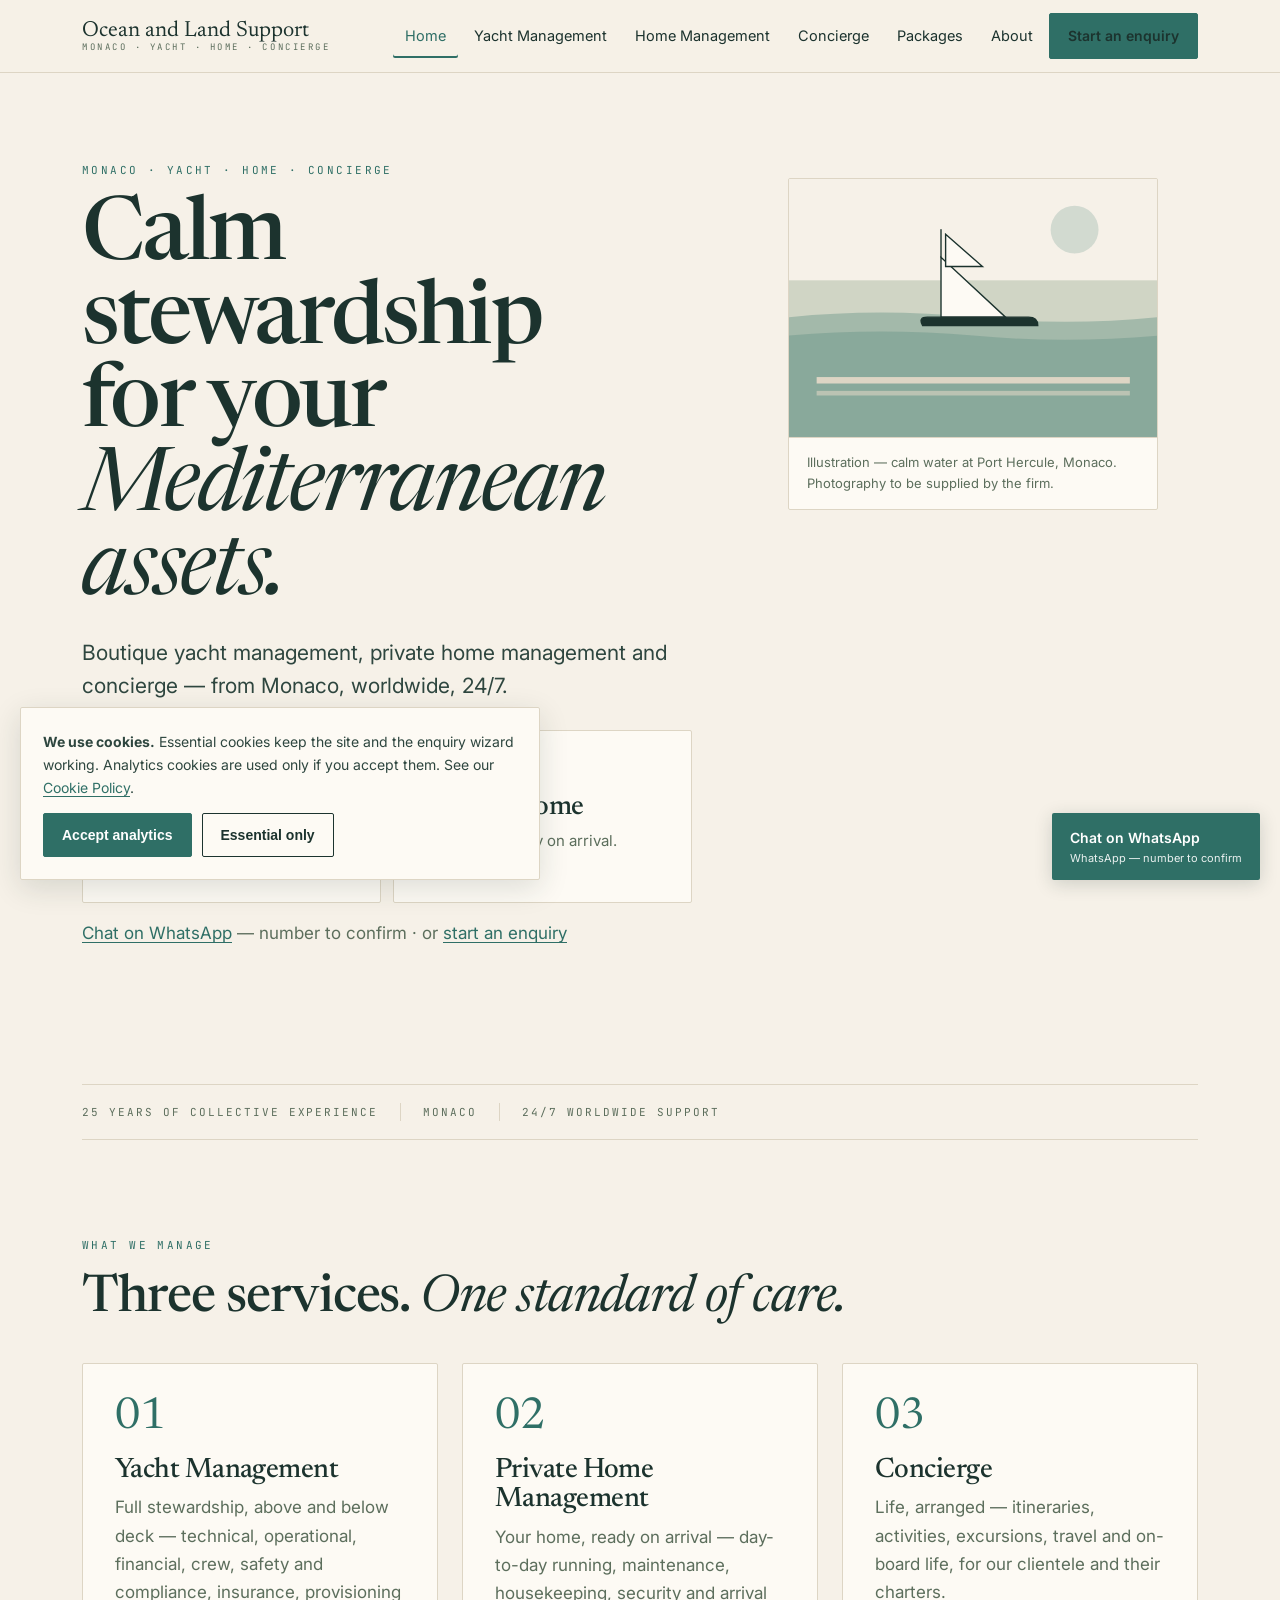
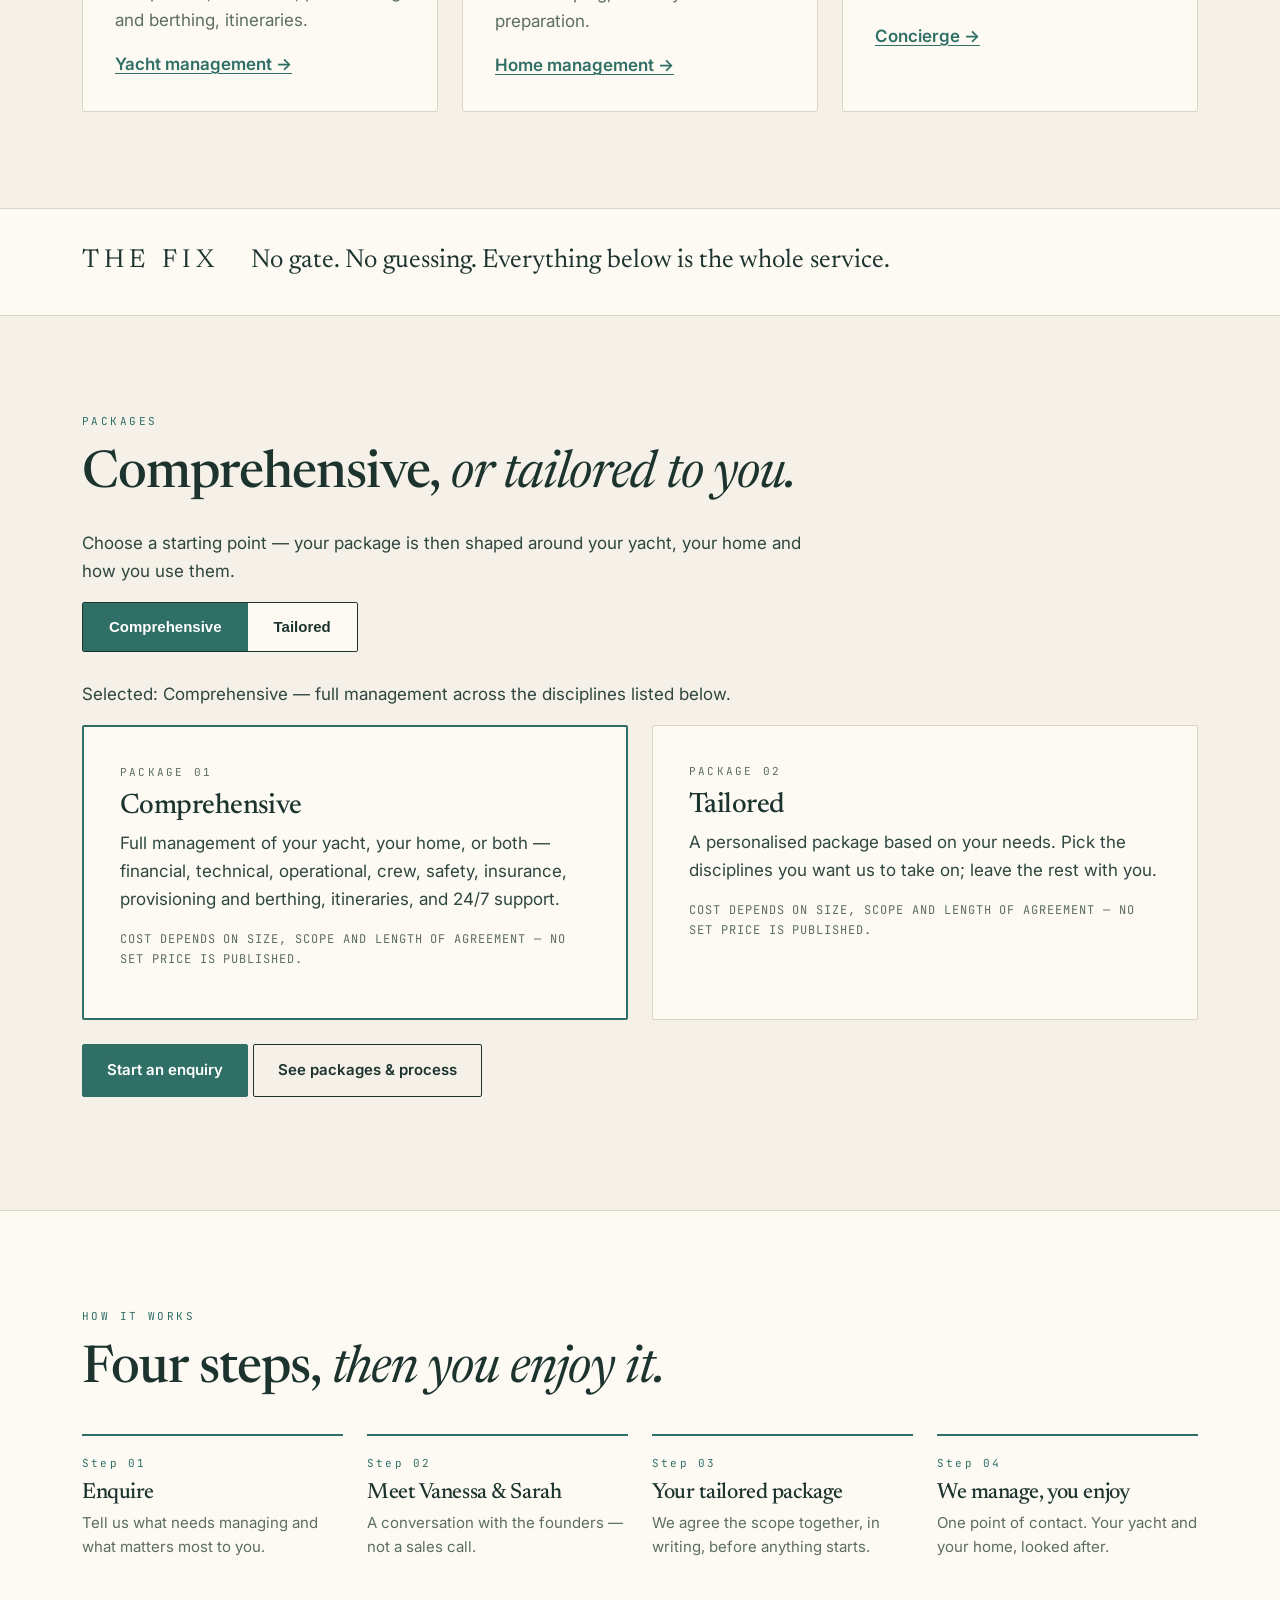
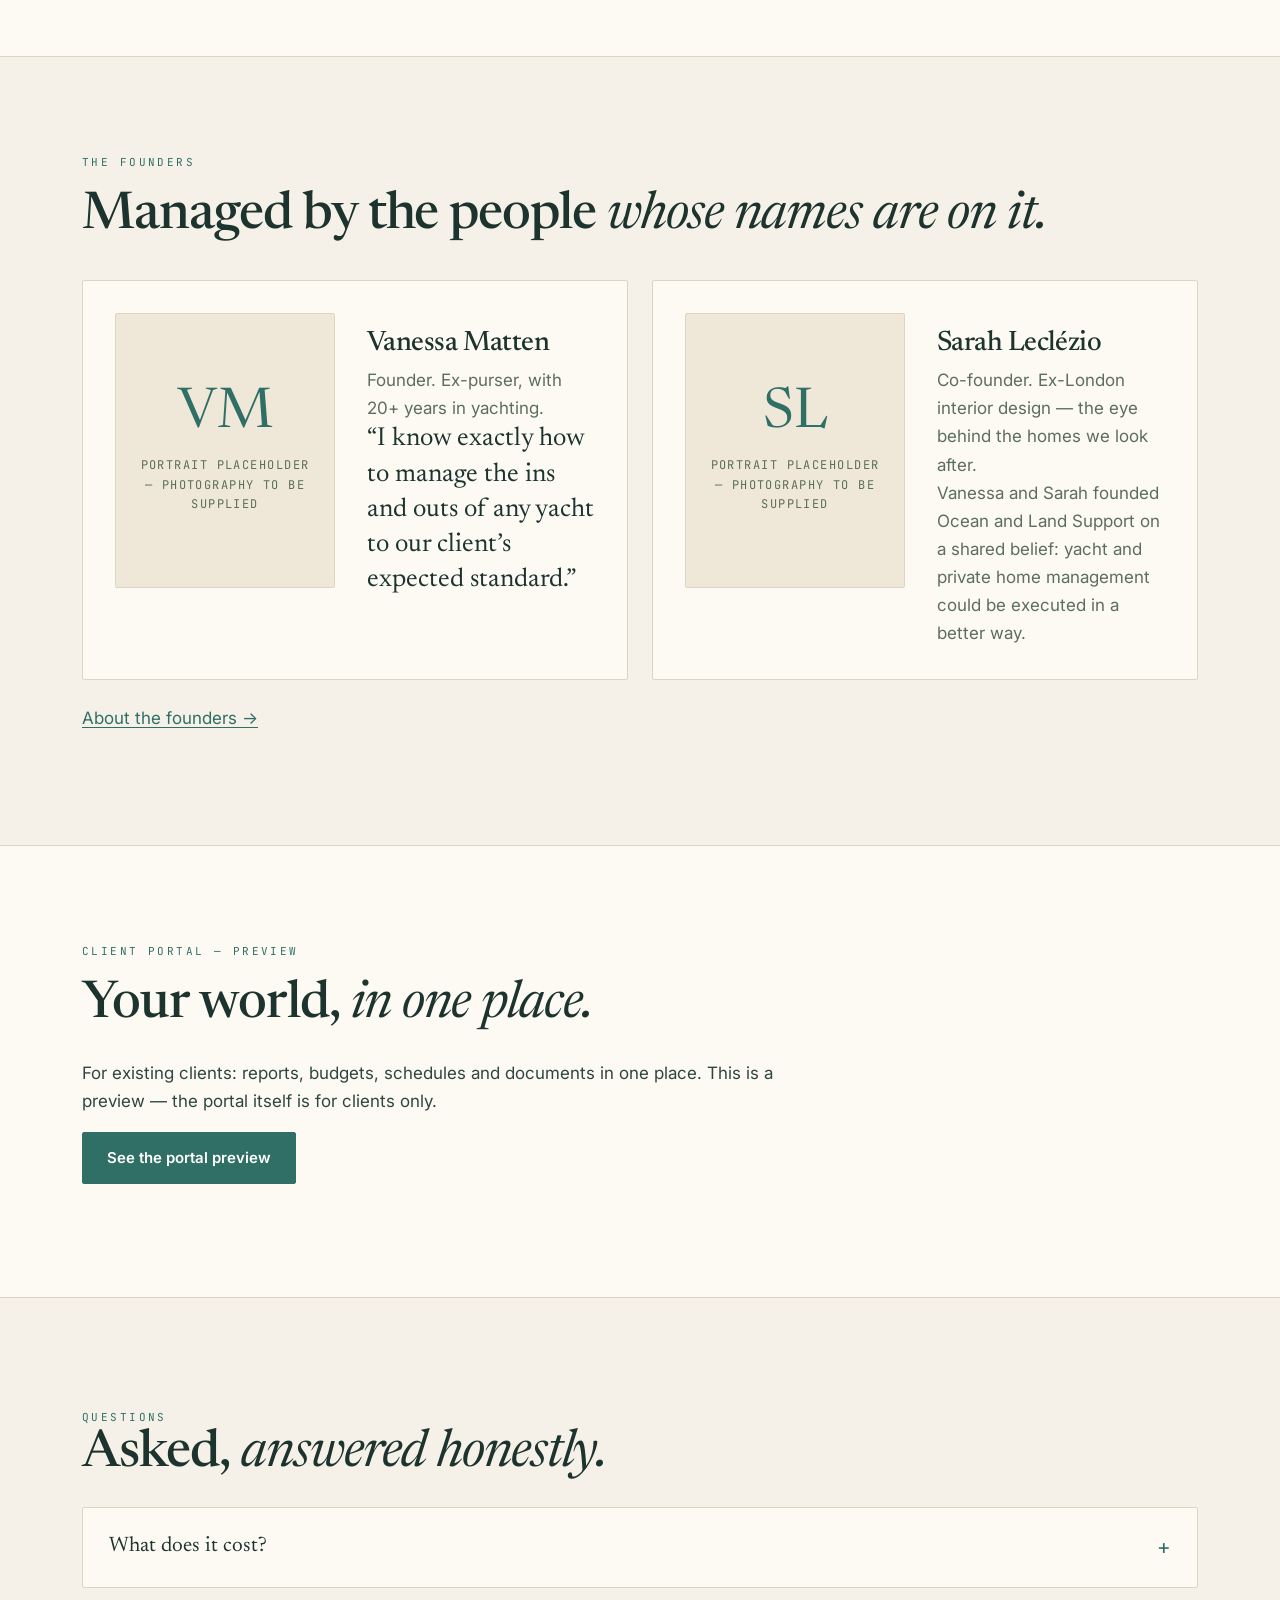
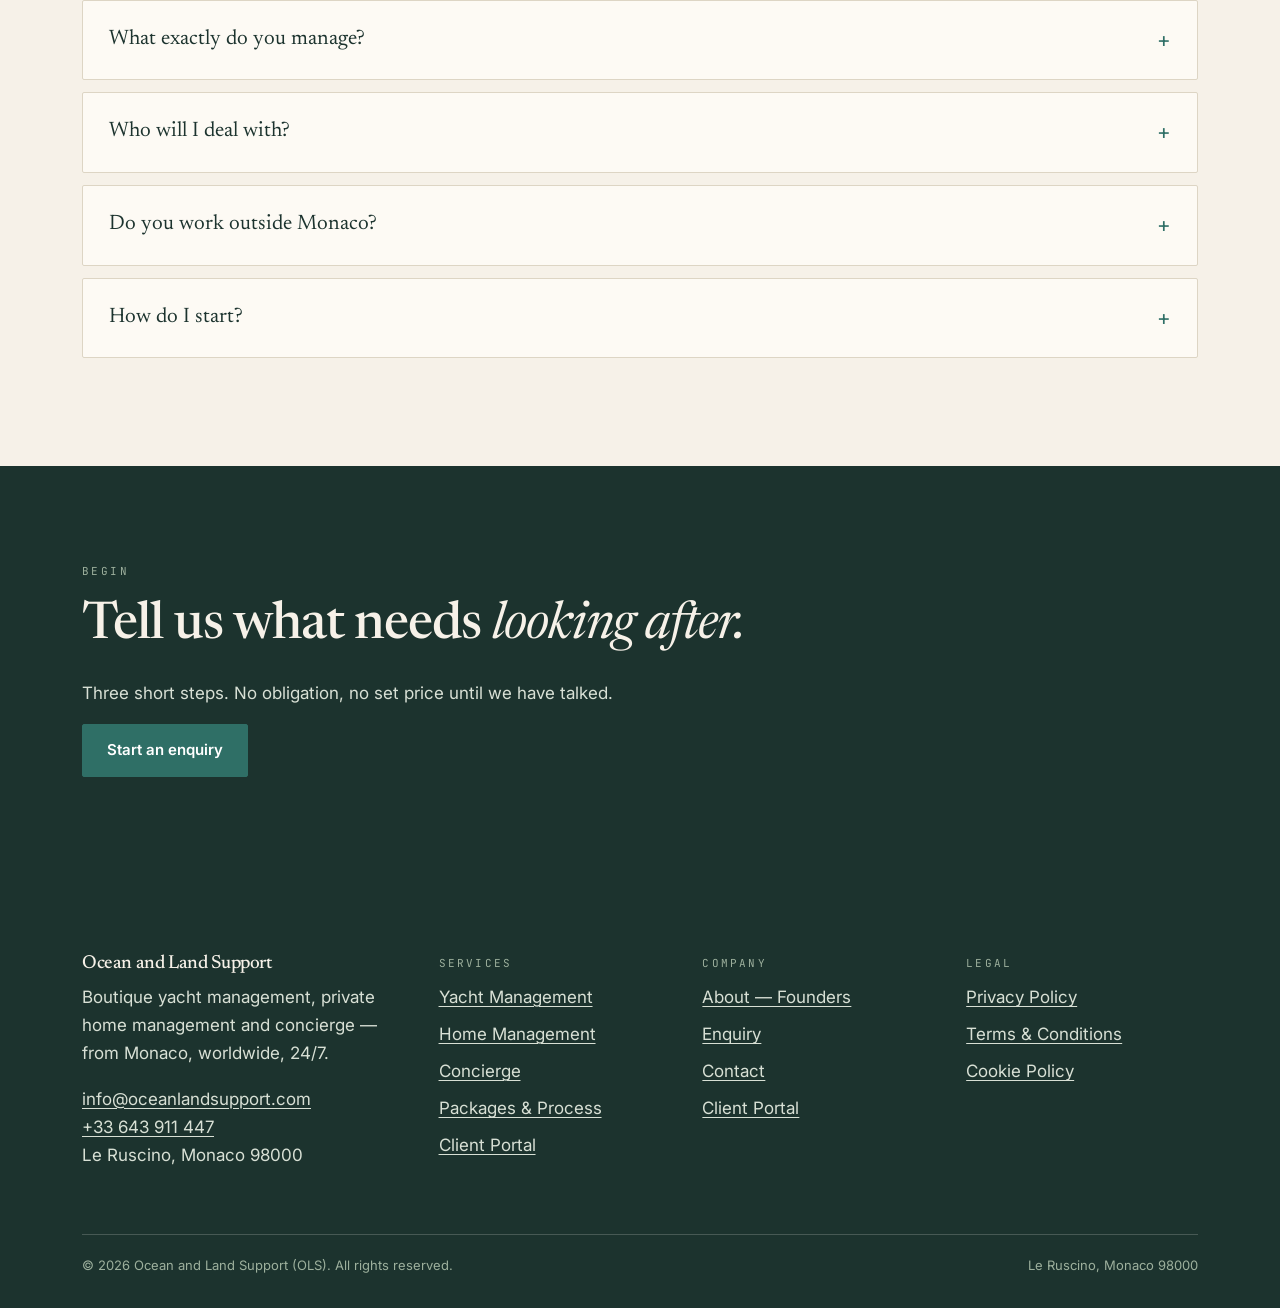
<file: index.html>
<!DOCTYPE html>
<html lang="en"><head><meta charset="utf-8"><meta name="viewport" content="width=device-width, initial-scale=1">
<title>Calm stewardship for your Mediterranean assets — Ocean and Land Support (OLS), Monaco</title><meta name="description" content="Boutique yacht management, private home management and concierge — from Monaco, worldwide, 24/7.">
<link rel="preconnect" href="https://fonts.googleapis.com"><link rel="preconnect" href="https://fonts.gstatic.com" crossorigin>
<link href="https://fonts.googleapis.com/css2?family=Newsreader:ital,opsz,wght@0,6..72,400;0,6..72,500;1,6..72,400&family=Inter:wght@400;500;600&family=JetBrains+Mono:wght@400;500&display=swap" rel="stylesheet">
<link rel="stylesheet" href="assets/css/style.css"></head>
<body><a class="skip" href="#main">Skip to content</a>
<header class="site"><div class="nav"><a class="brand" href="index.html">Ocean and Land Support<small>Monaco · Yacht · Home · Concierge</small></a><button class="menu-btn" aria-expanded="false" aria-controls="main-nav" aria-label="Open menu">☰</button><nav class="main" id="main-nav" aria-label="Primary"><a href="index.html" aria-current="page">Home</a><a href="yacht-management.html">Yacht Management</a><a href="home-management.html">Home Management</a><a href="concierge.html">Concierge</a><a href="packages.html">Packages</a><a href="about.html">About</a><a class="btn small" href="enquiry.html">Start an enquiry</a></nav></div></header><main id="main"><section class="hero"><div class="wrap"><div class="hero-grid"><div><p class="eyebrow">Monaco · Yacht · Home · Concierge</p><h1>Calm stewardship<br>for your <em>Mediterranean assets.</em></h1><p class="lede">Boutique yacht management, private home management and concierge — from Monaco, worldwide, 24/7.</p><div class="doors"><a class="door" href="yacht-management.html"><span class="num">01 — Yacht</span><h3>For your yacht</h3><p>Full stewardship, above and below deck.</p></a><a class="door" href="home-management.html"><span class="num">02 — Home</span><h3>For your home</h3><p>Your home, ready on arrival.</p></a></div><p><a href="enquiry.html#whatsapp">Chat on WhatsApp</a> <span style="color:var(--muted-ink)">— number to confirm · or <a href="enquiry.html">start an enquiry</a></span></p></div><figure class="hero-art"><svg viewBox="0 0 800 560" role="img" aria-label="Calm Mediterranean water beside a limestone terrace at Port Hercule, Monaco"><rect width="800" height="560" fill="#EFE8D8"/><rect y="0" width="800" height="220" fill="#F6F1E8"/><circle cx="620" cy="110" r="52" fill="#2F6F66" opacity=".18"/><rect y="220" width="800" height="340" fill="#2F6F66" opacity=".16"/><path d="M0 300 Q200 280 400 300 T800 300 V560 H0 Z" fill="#2F6F66" opacity=".28"/><path d="M0 340 Q200 322 400 340 T800 340 V560 H0 Z" fill="#2F6F66" opacity=".22"/><g stroke="#1C332E" stroke-width="3" fill="none" stroke-linecap="round"><path d="M330 300 L330 170 L470 300 Z" fill="#FDFAF4"/><path d="M330 170 L330 110"/><path d="M340 120 L420 190 L340 190 Z" fill="#FDFAF4"/><path d="M300 300 H520 Q540 300 540 318 H290 Q280 300 300 300 Z" fill="#1C332E" stroke="#1C332E"/></g><rect x="60" y="430" width="680" height="14" fill="#DDD5C4"/><rect x="60" y="460" width="680" height="10" fill="#DDD5C4" opacity=".6"/></svg><figcaption>Illustration — calm water at Port Hercule, Monaco. Photography to be supplied by the firm.</figcaption></figure></div></div></section>
<div class="wrap"><div class="trust" aria-label="At a glance"><span>25 years of collective experience</span><span>Monaco</span><span>24/7 worldwide support</span></div></div>
<section><div class="wrap"><p class="eyebrow">What we manage</p><h2>Three services. <em>One standard of care.</em></h2><div class="grid3" style="margin-top:36px">
<article class="card reveal"><div class="num">01</div><h3>Yacht Management</h3><p>Full stewardship, above and below deck — technical, operational, financial, crew, safety and compliance, insurance, provisioning and berthing, itineraries.</p><a class="more" href="yacht-management.html">Yacht management →</a></article>
<article class="card reveal"><div class="num">02</div><h3>Private Home Management</h3><p>Your home, ready on arrival — day-to-day running, maintenance, housekeeping, security and arrival preparation.</p><a class="more" href="home-management.html">Home management →</a></article>
<article class="card reveal"><div class="num">03</div><h3>Concierge</h3><p>Life, arranged — itineraries, activities, excursions, travel and on-board life, for our clientele and their charters.</p><a class="more" href="concierge.html">Concierge →</a></article>
</div></div></section>
<div class="strip"><div class="wrap"><p class="label">The fix</p><p>No gate. No guessing. Everything below is the whole service.</p></div></div>
<section><div class="wrap"><p class="eyebrow">Packages</p><h2>Comprehensive, <em>or tailored to you.</em></h2><p>Choose a starting point — your package is then shaped around your yacht, your home and how you use them.</p>
<div class="pkg-toggle" data-package-toggle role="group" aria-label="Choose a package model"><button type="button" data-package="comprehensive" aria-pressed="true">Comprehensive</button><button type="button" data-package="tailored" aria-pressed="false">Tailored</button></div>
<p id="package-summary" aria-live="polite">Selected: Comprehensive — full management across the disciplines listed below.</p>
<div class="pkg-grid"><article class="pkg selected" data-package-card="comprehensive"><p class="label">Package 01</p><h3>Comprehensive</h3><p>Full management of your yacht, your home, or both — financial, technical, operational, crew, safety, insurance, provisioning and berthing, itineraries, and 24/7 support.</p><p class="price-note">Cost depends on size, scope and length of agreement — no set price is published.</p></article>
<article class="pkg" data-package-card="tailored"><p class="label">Package 02</p><h3>Tailored</h3><p>A personalised package based on your needs. Pick the disciplines you want us to take on; leave the rest with you.</p><p class="price-note">Cost depends on size, scope and length of agreement — no set price is published.</p></article></div>
<p style="margin-top:24px"><a class="btn" id="package-enquiry-link" href="enquiry.html?package=comprehensive">Start an enquiry</a> <a class="btn ghost" href="packages.html">See packages &amp; process</a></p></div></section>
<section style="background:var(--surface);border-top:1px solid var(--hairline);border-bottom:1px solid var(--hairline)"><div class="wrap"><p class="eyebrow">How it works</p><h2>Four steps, <em>then you enjoy it.</em></h2><div class="steps" style="margin-top:36px">
<div class="step"><p class="n">Step 01</p><h3>Enquire</h3><p>Tell us what needs managing and what matters most to you.</p></div>
<div class="step"><p class="n">Step 02</p><h3>Meet Vanessa &amp; Sarah</h3><p>A conversation with the founders — not a sales call.</p></div>
<div class="step"><p class="n">Step 03</p><h3>Your tailored package</h3><p>We agree the scope together, in writing, before anything starts.</p></div>
<div class="step"><p class="n">Step 04</p><h3>We manage, you enjoy</h3><p>One point of contact. Your yacht and your home, looked after.</p></div>
</div></div></section>
<section><div class="wrap"><p class="eyebrow">The founders</p><h2>Managed by the people <em>whose names are on it.</em></h2><div class="grid2" style="margin-top:36px">
<article class="card"><div class="founder"><div class="portrait"><span class="initials">VM</span><p>Portrait placeholder — photography to be supplied</p></div><div><h3>Vanessa Matten</h3><p>Founder. Ex-purser, with 20+ years in yachting.</p><blockquote>“I know exactly how to manage the ins and outs of any yacht to our client&rsquo;s expected standard.”</blockquote></div></div></article>
<article class="card"><div class="founder"><div class="portrait"><span class="initials">SL</span><p>Portrait placeholder — photography to be supplied</p></div><div><h3>Sarah Leclézio</h3><p>Co-founder. Ex-London interior design — the eye behind the homes we look after.</p><p>Vanessa and Sarah founded Ocean and Land Support on a shared belief: yacht and private home management could be executed in a better way.</p></div></div></article>
</div><p style="margin-top:24px"><a href="about.html">About the founders →</a></p></div></section>
<section style="background:var(--surface);border-top:1px solid var(--hairline);border-bottom:1px solid var(--hairline)"><div class="wrap"><p class="eyebrow">Client portal — preview</p><h2>Your world, <em>in one place.</em></h2><p>For existing clients: reports, budgets, schedules and documents in one place. This is a preview — the portal itself is for clients only.</p><p><a class="btn" href="client-portal.html">See the portal preview</a></p></div></section>
<section><div class="wrap faq"><p class="eyebrow">Questions</p><h2>Asked, <em>answered honestly.</em></h2>
<details><summary>What does it cost?</summary><p>It depends on the size of your vessel or home, the scope of what you ask us to take on, and the length of the agreement. We do not publish set prices. Tell us what needs managing and we will discuss cost with you directly — nothing is agreed until you have it in writing.</p></details>
<details><summary>What exactly do you manage?</summary><p>Yachts: technical, operational, financial, crew, safety and compliance, insurance, provisioning, berthing and fuelling, and itinerary planning. Homes: day-to-day running, maintenance, housekeeping, security and arrival preparation. And concierge for our clientele and their charters.</p></details>
<details><summary>Who will I deal with?</summary><p>Vanessa Matten and Sarah Leclézio, the founders. You have one point of contact — no relay between departments.</p></details>
<details><summary>Do you work outside Monaco?</summary><p>Yes. The firm is based in Monaco and supports clients worldwide, 24/7.</p></details>
<details><summary>How do I start?</summary><p>Use the <a href="enquiry.html">enquiry wizard</a> — three short steps — or write to <a href="mailto:info@oceanlandsupport.com">info@oceanlandsupport.com</a> or call <a href="tel:+33643911447">+33 643 911 447</a>.</p></details>
</div></section>
<section style="background:var(--ink);color:#D8E0D5"><div class="wrap"><p class="eyebrow" style="color:#9DB09D">Begin</p><h2 style="color:#F6F1E8">Tell us what needs <em>looking after.</em></h2><p style="color:#D8E0D5">Three short steps. No obligation, no set price until we have talked.</p><p><a class="btn" href="enquiry.html">Start an enquiry</a></p></div></section></main><footer class="site"><div class="wrap"><div class="foot-grid">
<div><h3>Ocean and Land Support</h3><p style="color:#D8E0D5">Boutique yacht management, private home management and concierge — from Monaco, worldwide, 24/7.</p><p style="color:#D8E0D5"><a href="mailto:info@oceanlandsupport.com">info@oceanlandsupport.com</a><br><a href="tel:+33643911447">+33 643 911 447</a><br>Le Ruscino, Monaco 98000</p></div>
<div><p class="label">Services</p><ul><li><a href="yacht-management.html">Yacht Management</a></li><li><a href="home-management.html">Home Management</a></li><li><a href="concierge.html">Concierge</a></li><li><a href="packages.html">Packages & Process</a></li><li><a href="client-portal.html">Client Portal</a></li></ul></div>
<div><p class="label">Company</p><ul><li><a href="about.html">About — Founders</a></li><li><a href="enquiry.html">Enquiry</a></li><li><a href="contact.html">Contact</a></li><li><a href="client-portal.html">Client Portal</a></li></ul></div>
<div><p class="label">Legal</p><ul><li><a href="privacy.html">Privacy Policy</a></li><li><a href="terms.html">Terms & Conditions</a></li><li><a href="cookies.html">Cookie Policy</a></li></ul></div>
</div><div class="foot-base"><span>© 2026 Ocean and Land Support (OLS). All rights reserved.</span><span>Le Ruscino, Monaco 98000</span></div></div></footer>
<a class="wa-float" href="enquiry.html#whatsapp">Chat on WhatsApp<small>WhatsApp — number to confirm</small></a>
<div class="cookie" id="cookie-banner" role="dialog" aria-label="Cookie consent"><p><strong>We use cookies.</strong> Essential cookies keep the site and the enquiry wizard working. Analytics cookies are used only if you accept them. See our <a href="cookies.html">Cookie Policy</a>.</p><div class="row"><button class="btn small" id="cookie-accept" type="button">Accept analytics</button><button class="btn ghost small" id="cookie-decline" type="button">Essential only</button></div></div>
<script src="assets/js/main.js"></script></body></html>
</file>
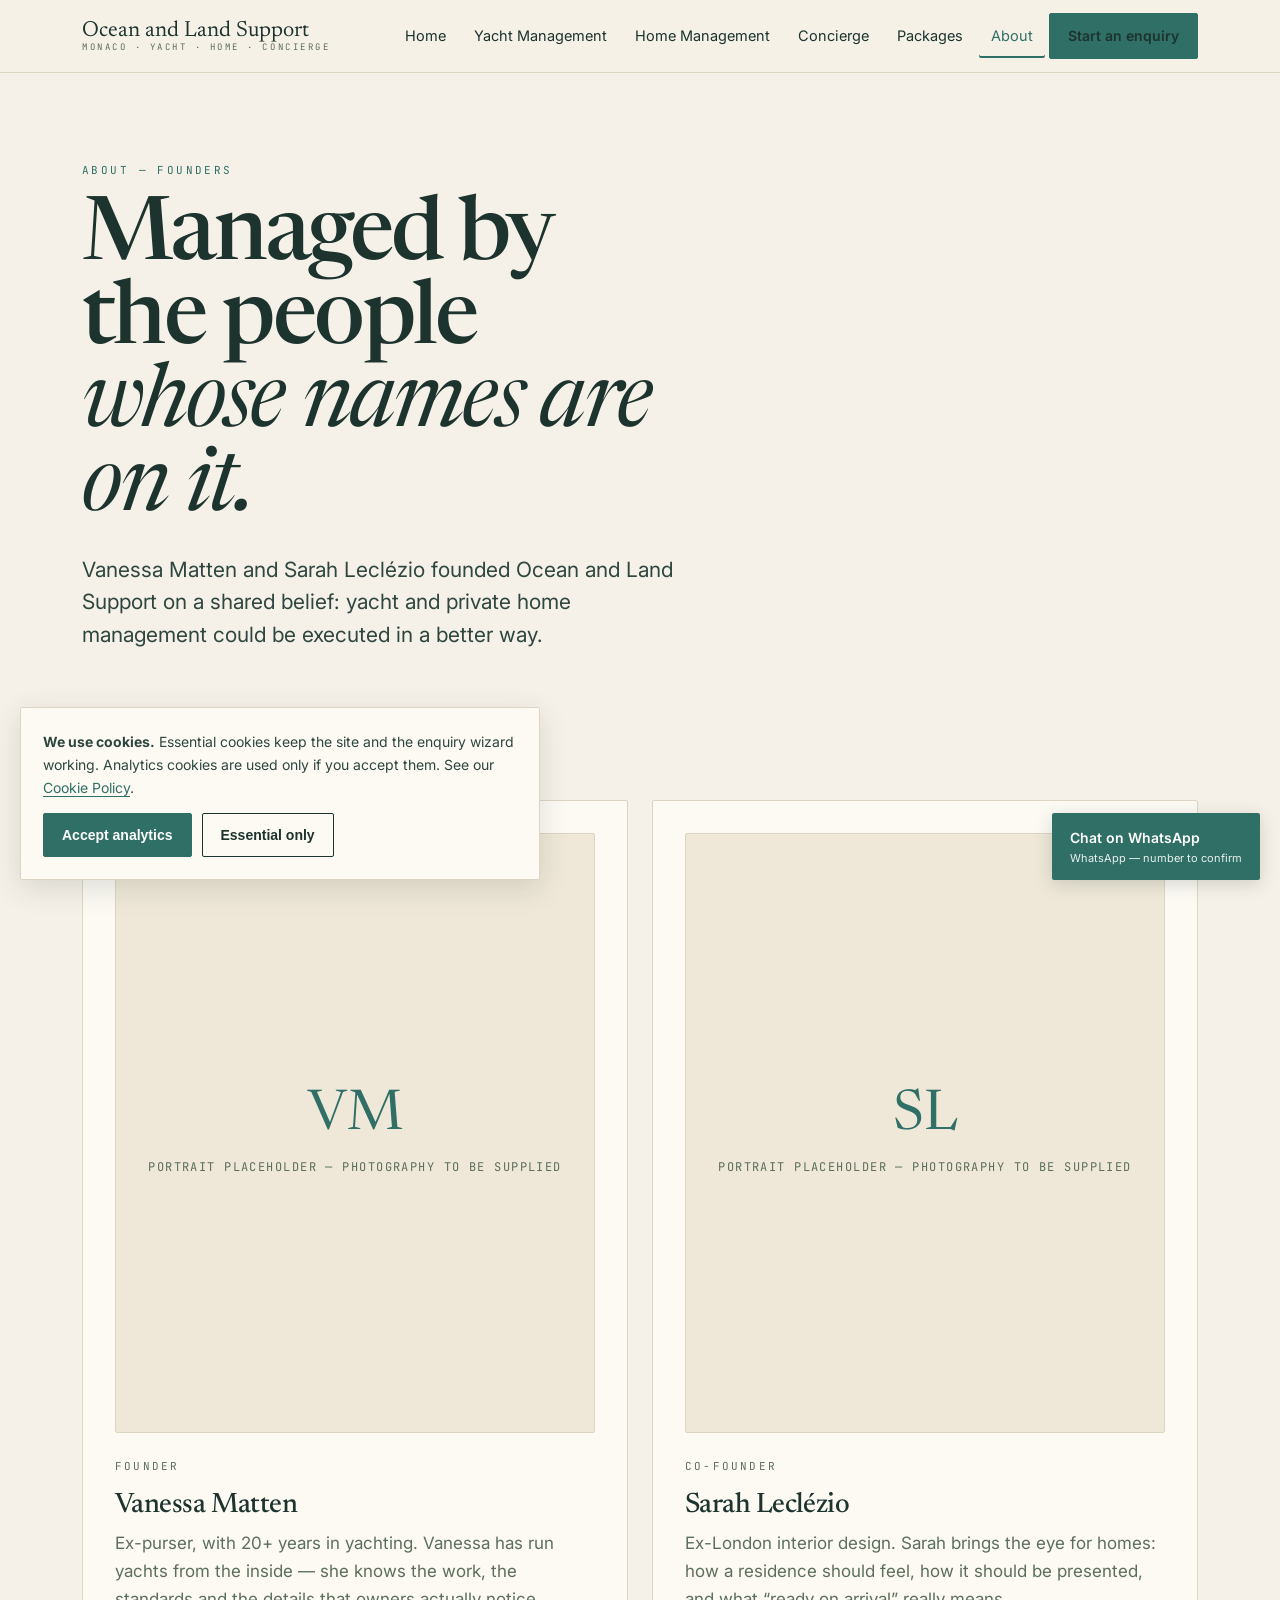
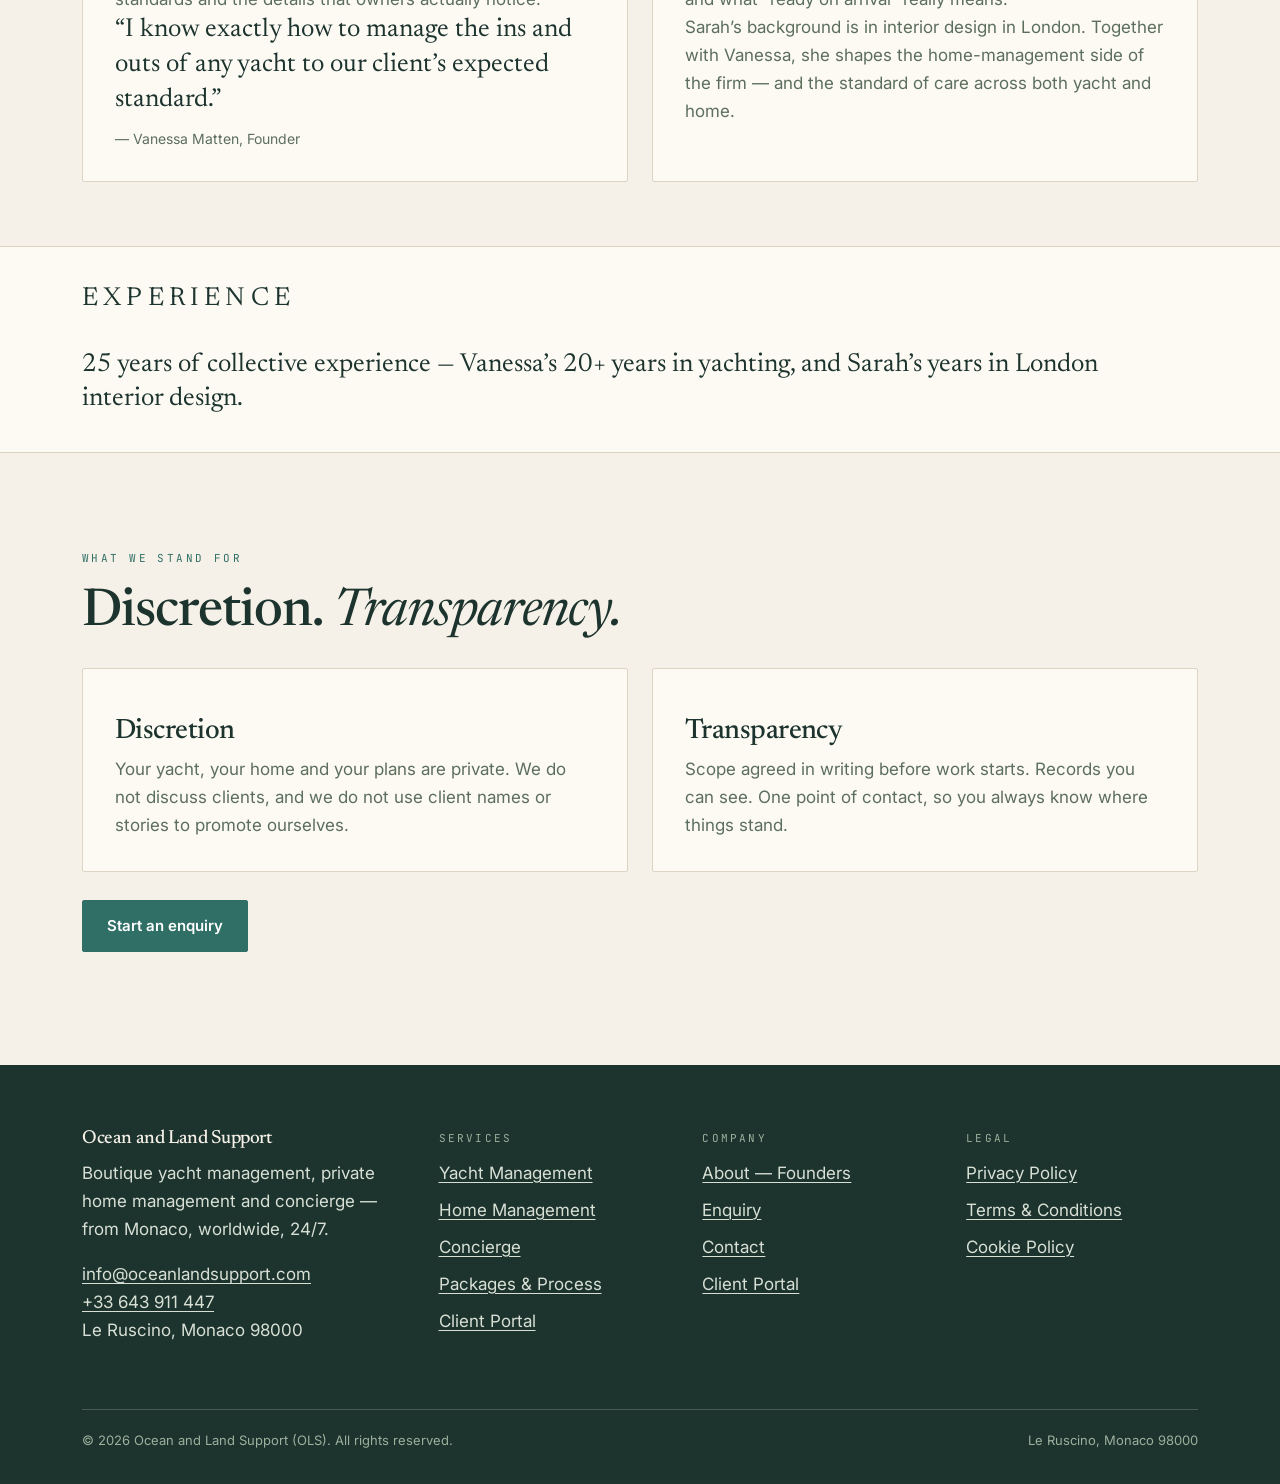
<file: about.html>
<!DOCTYPE html>
<html lang="en"><head><meta charset="utf-8"><meta name="viewport" content="width=device-width, initial-scale=1">
<title>About — Founders Vanessa Matten & Sarah Leclézio — Ocean and Land Support (OLS), Monaco</title><meta name="description" content="Vanessa Matten, ex-purser with 20+ years in yachting, and Sarah Leclézio, ex-London interior design — 25 years of collective experience.">
<link rel="preconnect" href="https://fonts.googleapis.com"><link rel="preconnect" href="https://fonts.gstatic.com" crossorigin>
<link href="https://fonts.googleapis.com/css2?family=Newsreader:ital,opsz,wght@0,6..72,400;0,6..72,500;1,6..72,400&family=Inter:wght@400;500;600&family=JetBrains+Mono:wght@400;500&display=swap" rel="stylesheet">
<link rel="stylesheet" href="assets/css/style.css"></head>
<body><a class="skip" href="#main">Skip to content</a>
<header class="site"><div class="nav"><a class="brand" href="index.html">Ocean and Land Support<small>Monaco · Yacht · Home · Concierge</small></a><button class="menu-btn" aria-expanded="false" aria-controls="main-nav" aria-label="Open menu">☰</button><nav class="main" id="main-nav" aria-label="Primary"><a href="index.html">Home</a><a href="yacht-management.html">Yacht Management</a><a href="home-management.html">Home Management</a><a href="concierge.html">Concierge</a><a href="packages.html">Packages</a><a href="about.html" aria-current="page">About</a><a class="btn small" href="enquiry.html">Start an enquiry</a></nav></div></header><main id="main"><section class="hero"><div class="wrap"><div class="hero-grid"><div><p class="eyebrow">About — Founders</p><h1>Managed by the people <em>whose names are on it.</em></h1><p class="lede">Vanessa Matten and Sarah Leclézio founded Ocean and Land Support on a shared belief: yacht and private home management could be executed in a better way.</p></div></div></div></section>
<section class="tight"><div class="wrap"><div class="grid2">
<article class="card"><div class="portrait" style="margin-bottom:24px"><span class="initials">VM</span><p>Portrait placeholder — photography to be supplied</p></div><p class="label">Founder</p><h3>Vanessa Matten</h3><p>Ex-purser, with 20+ years in yachting. Vanessa has run yachts from the inside — she knows the work, the standards and the details that owners actually notice.</p><blockquote>“I know exactly how to manage the ins and outs of any yacht to our client&rsquo;s expected standard.”<footer>— Vanessa Matten, Founder</footer></blockquote></article>
<article class="card"><div class="portrait" style="margin-bottom:24px"><span class="initials">SL</span><p>Portrait placeholder — photography to be supplied</p></div><p class="label">Co-founder</p><h3>Sarah Leclézio</h3><p>Ex-London interior design. Sarah brings the eye for homes: how a residence should feel, how it should be presented, and what “ready on arrival” really means.</p><p>Sarah&rsquo;s background is in interior design in London. Together with Vanessa, she shapes the home-management side of the firm — and the standard of care across both yacht and home.</p></article>
</div></div></section>
<div class="strip"><div class="wrap"><p class="label">Experience</p><p>25 years of collective experience — Vanessa&rsquo;s 20+ years in yachting, and Sarah&rsquo;s years in London interior design.</p></div></div>
<section><div class="wrap"><p class="eyebrow">What we stand for</p><h2>Discretion. <em>Transparency.</em></h2><div class="grid2" style="margin-top:28px"><article class="card"><h3>Discretion</h3><p>Your yacht, your home and your plans are private. We do not discuss clients, and we do not use client names or stories to promote ourselves.</p></article><article class="card"><h3>Transparency</h3><p>Scope agreed in writing before work starts. Records you can see. One point of contact, so you always know where things stand.</p></article></div><p style="margin-top:28px"><a class="btn" href="enquiry.html">Start an enquiry</a></p></div></section></main><footer class="site"><div class="wrap"><div class="foot-grid">
<div><h3>Ocean and Land Support</h3><p style="color:#D8E0D5">Boutique yacht management, private home management and concierge — from Monaco, worldwide, 24/7.</p><p style="color:#D8E0D5"><a href="mailto:info@oceanlandsupport.com">info@oceanlandsupport.com</a><br><a href="tel:+33643911447">+33 643 911 447</a><br>Le Ruscino, Monaco 98000</p></div>
<div><p class="label">Services</p><ul><li><a href="yacht-management.html">Yacht Management</a></li><li><a href="home-management.html">Home Management</a></li><li><a href="concierge.html">Concierge</a></li><li><a href="packages.html">Packages & Process</a></li><li><a href="client-portal.html">Client Portal</a></li></ul></div>
<div><p class="label">Company</p><ul><li><a href="about.html">About — Founders</a></li><li><a href="enquiry.html">Enquiry</a></li><li><a href="contact.html">Contact</a></li><li><a href="client-portal.html">Client Portal</a></li></ul></div>
<div><p class="label">Legal</p><ul><li><a href="privacy.html">Privacy Policy</a></li><li><a href="terms.html">Terms & Conditions</a></li><li><a href="cookies.html">Cookie Policy</a></li></ul></div>
</div><div class="foot-base"><span>© 2026 Ocean and Land Support (OLS). All rights reserved.</span><span>Le Ruscino, Monaco 98000</span></div></div></footer>
<a class="wa-float" href="enquiry.html#whatsapp">Chat on WhatsApp<small>WhatsApp — number to confirm</small></a>
<div class="cookie" id="cookie-banner" role="dialog" aria-label="Cookie consent"><p><strong>We use cookies.</strong> Essential cookies keep the site and the enquiry wizard working. Analytics cookies are used only if you accept them. See our <a href="cookies.html">Cookie Policy</a>.</p><div class="row"><button class="btn small" id="cookie-accept" type="button">Accept analytics</button><button class="btn ghost small" id="cookie-decline" type="button">Essential only</button></div></div>
<script src="assets/js/main.js"></script></body></html>
</file>
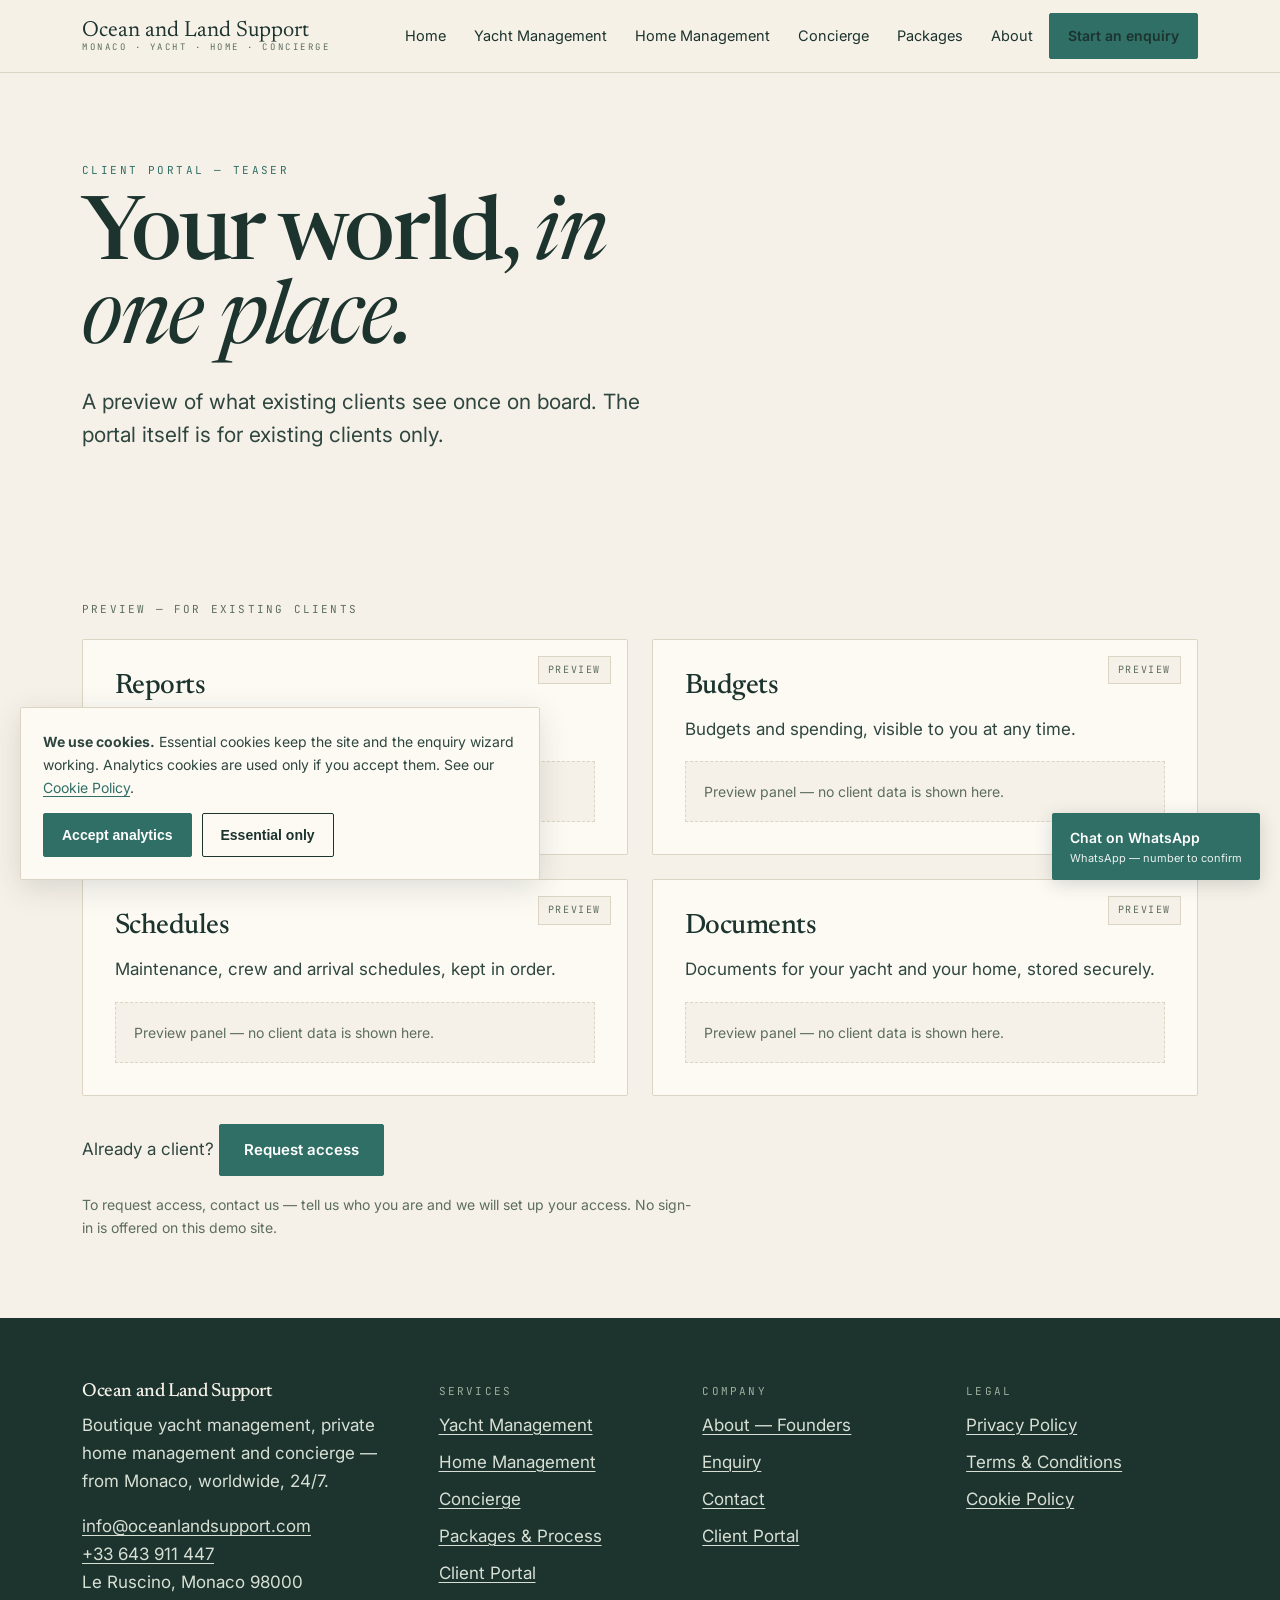
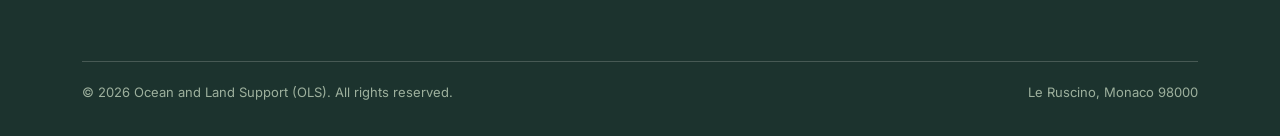
<file: client-portal.html>
<!DOCTYPE html>
<html lang="en"><head><meta charset="utf-8"><meta name="viewport" content="width=device-width, initial-scale=1">
<title>Client Portal — Preview — Ocean and Land Support (OLS), Monaco</title><meta name="description" content="Preview of the OLS client portal for existing clients: reports, budgets, schedules and documents.">
<link rel="preconnect" href="https://fonts.googleapis.com"><link rel="preconnect" href="https://fonts.gstatic.com" crossorigin>
<link href="https://fonts.googleapis.com/css2?family=Newsreader:ital,opsz,wght@0,6..72,400;0,6..72,500;1,6..72,400&family=Inter:wght@400;500;600&family=JetBrains+Mono:wght@400;500&display=swap" rel="stylesheet">
<link rel="stylesheet" href="assets/css/style.css"></head>
<body><a class="skip" href="#main">Skip to content</a>
<header class="site"><div class="nav"><a class="brand" href="index.html">Ocean and Land Support<small>Monaco · Yacht · Home · Concierge</small></a><button class="menu-btn" aria-expanded="false" aria-controls="main-nav" aria-label="Open menu">☰</button><nav class="main" id="main-nav" aria-label="Primary"><a href="index.html">Home</a><a href="yacht-management.html">Yacht Management</a><a href="home-management.html">Home Management</a><a href="concierge.html">Concierge</a><a href="packages.html">Packages</a><a href="about.html">About</a><a class="btn small" href="enquiry.html">Start an enquiry</a></nav></div></header><main id="main"><section class="hero"><div class="wrap"><div class="hero-grid"><div><p class="eyebrow">Client Portal — Teaser</p><h1>Your world, <em>in one place.</em></h1><p class="lede">A preview of what existing clients see once on board. The portal itself is for existing clients only.</p></div></div></div></section>
<section class="tight"><div class="wrap"><p class="label" style="margin-bottom:20px">Preview — for existing clients</p><div class="portal-grid">
<article class="portal-panel"><span class="tag">Preview</span><h3>Reports</h3><p>Reports on your yacht and your home, in one place.</p><div class="mock">Preview panel — no client data is shown here.</div></article>
<article class="portal-panel"><span class="tag">Preview</span><h3>Budgets</h3><p>Budgets and spending, visible to you at any time.</p><div class="mock">Preview panel — no client data is shown here.</div></article>
<article class="portal-panel"><span class="tag">Preview</span><h3>Schedules</h3><p>Maintenance, crew and arrival schedules, kept in order.</p><div class="mock">Preview panel — no client data is shown here.</div></article>
<article class="portal-panel"><span class="tag">Preview</span><h3>Documents</h3><p>Documents for your yacht and your home, stored securely.</p><div class="mock">Preview panel — no client data is shown here.</div></article>
</div><p style="margin-top:28px">Already a client? <a class="btn" href="contact.html">Request access</a></p><p style="font-size:14px;color:var(--muted-ink)">To request access, contact us — tell us who you are and we will set up your access. No sign-in is offered on this demo site.</p></div></section></main><footer class="site"><div class="wrap"><div class="foot-grid">
<div><h3>Ocean and Land Support</h3><p style="color:#D8E0D5">Boutique yacht management, private home management and concierge — from Monaco, worldwide, 24/7.</p><p style="color:#D8E0D5"><a href="mailto:info@oceanlandsupport.com">info@oceanlandsupport.com</a><br><a href="tel:+33643911447">+33 643 911 447</a><br>Le Ruscino, Monaco 98000</p></div>
<div><p class="label">Services</p><ul><li><a href="yacht-management.html">Yacht Management</a></li><li><a href="home-management.html">Home Management</a></li><li><a href="concierge.html">Concierge</a></li><li><a href="packages.html">Packages & Process</a></li><li><a href="client-portal.html">Client Portal</a></li></ul></div>
<div><p class="label">Company</p><ul><li><a href="about.html">About — Founders</a></li><li><a href="enquiry.html">Enquiry</a></li><li><a href="contact.html">Contact</a></li><li><a href="client-portal.html">Client Portal</a></li></ul></div>
<div><p class="label">Legal</p><ul><li><a href="privacy.html">Privacy Policy</a></li><li><a href="terms.html">Terms & Conditions</a></li><li><a href="cookies.html">Cookie Policy</a></li></ul></div>
</div><div class="foot-base"><span>© 2026 Ocean and Land Support (OLS). All rights reserved.</span><span>Le Ruscino, Monaco 98000</span></div></div></footer>
<a class="wa-float" href="enquiry.html#whatsapp">Chat on WhatsApp<small>WhatsApp — number to confirm</small></a>
<div class="cookie" id="cookie-banner" role="dialog" aria-label="Cookie consent"><p><strong>We use cookies.</strong> Essential cookies keep the site and the enquiry wizard working. Analytics cookies are used only if you accept them. See our <a href="cookies.html">Cookie Policy</a>.</p><div class="row"><button class="btn small" id="cookie-accept" type="button">Accept analytics</button><button class="btn ghost small" id="cookie-decline" type="button">Essential only</button></div></div>
<script src="assets/js/main.js"></script></body></html>
</file>
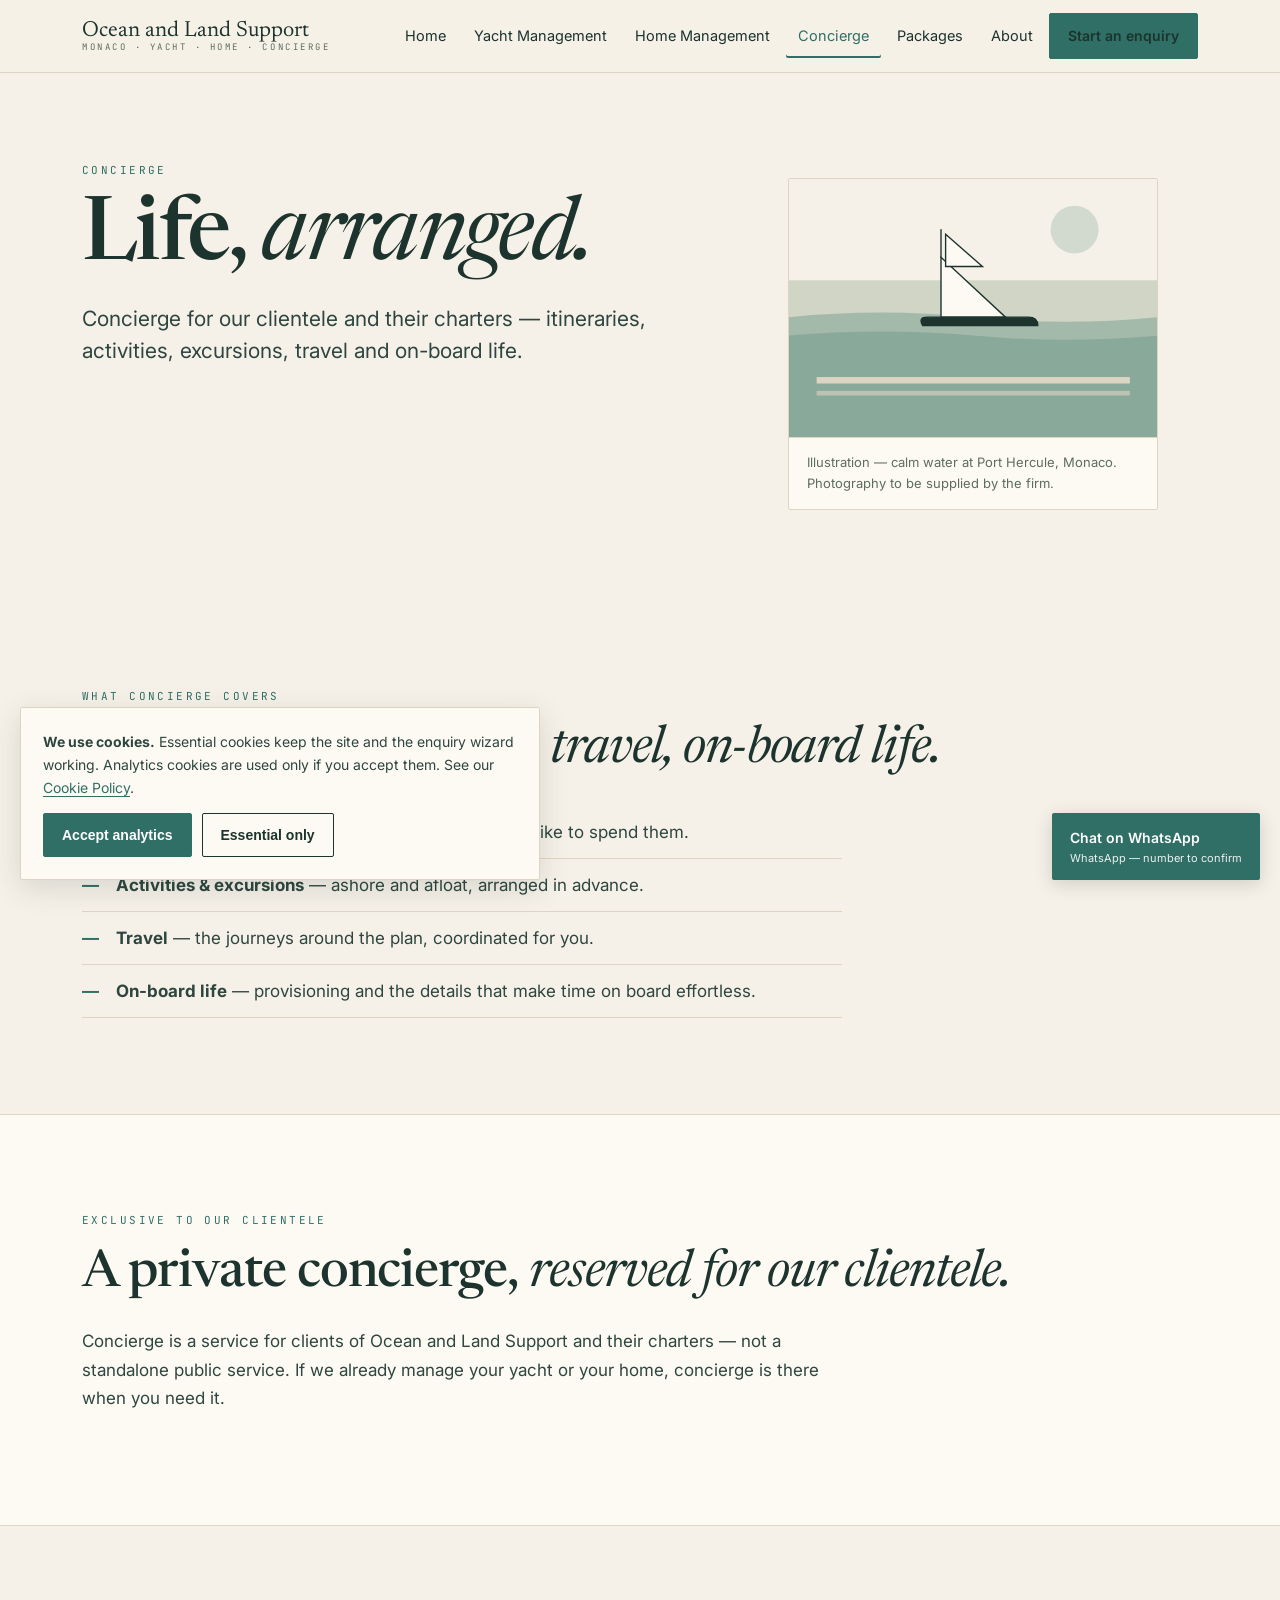
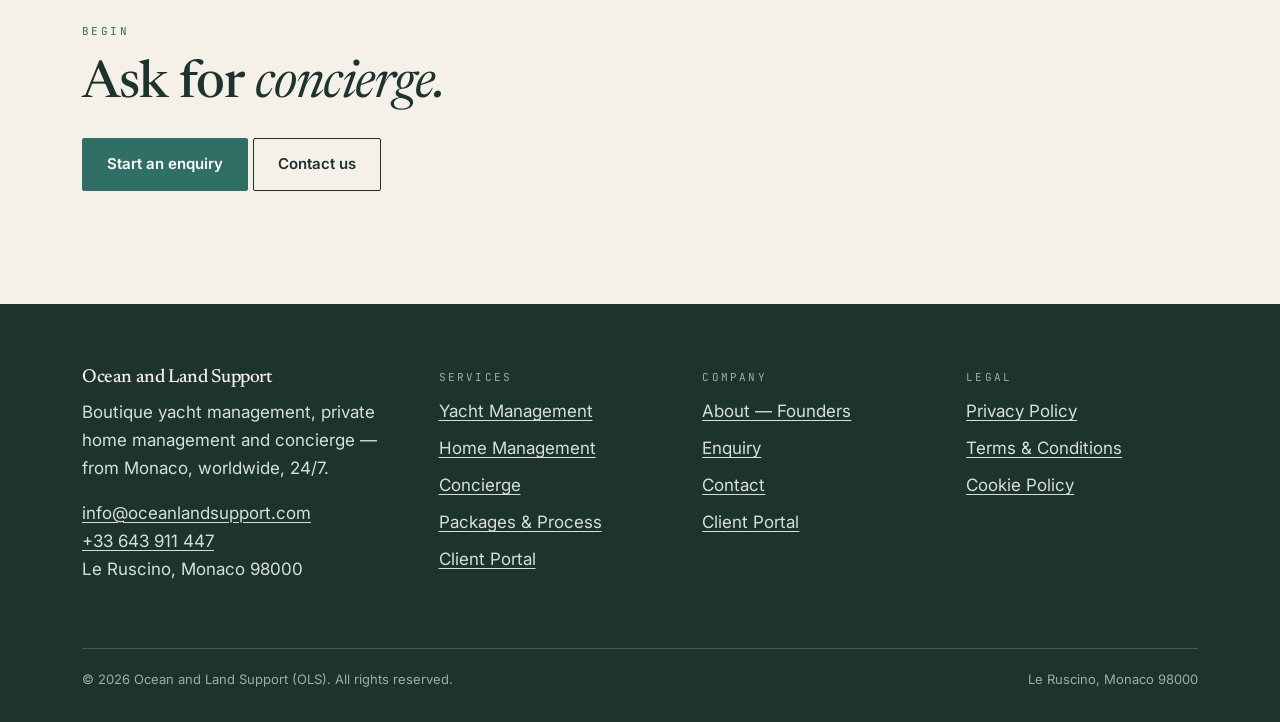
<file: concierge.html>
<!DOCTYPE html>
<html lang="en"><head><meta charset="utf-8"><meta name="viewport" content="width=device-width, initial-scale=1">
<title>Concierge — Ocean and Land Support (OLS), Monaco</title><meta name="description" content="Concierge for OLS clientele and their charters: itineraries, activities, excursions, travel and on-board life.">
<link rel="preconnect" href="https://fonts.googleapis.com"><link rel="preconnect" href="https://fonts.gstatic.com" crossorigin>
<link href="https://fonts.googleapis.com/css2?family=Newsreader:ital,opsz,wght@0,6..72,400;0,6..72,500;1,6..72,400&family=Inter:wght@400;500;600&family=JetBrains+Mono:wght@400;500&display=swap" rel="stylesheet">
<link rel="stylesheet" href="assets/css/style.css"></head>
<body><a class="skip" href="#main">Skip to content</a>
<header class="site"><div class="nav"><a class="brand" href="index.html">Ocean and Land Support<small>Monaco · Yacht · Home · Concierge</small></a><button class="menu-btn" aria-expanded="false" aria-controls="main-nav" aria-label="Open menu">☰</button><nav class="main" id="main-nav" aria-label="Primary"><a href="index.html">Home</a><a href="yacht-management.html">Yacht Management</a><a href="home-management.html">Home Management</a><a href="concierge.html" aria-current="page">Concierge</a><a href="packages.html">Packages</a><a href="about.html">About</a><a class="btn small" href="enquiry.html">Start an enquiry</a></nav></div></header><main id="main"><section class="hero"><div class="wrap"><div class="hero-grid"><div><p class="eyebrow">Concierge</p><h1>Life, <em>arranged.</em></h1><p class="lede">Concierge for our clientele and their charters — itineraries, activities, excursions, travel and on-board life.</p></div><figure class="hero-art"><svg viewBox="0 0 800 560" role="img" aria-label="Calm Mediterranean water beside a limestone terrace at Port Hercule, Monaco"><rect width="800" height="560" fill="#EFE8D8"/><rect y="0" width="800" height="220" fill="#F6F1E8"/><circle cx="620" cy="110" r="52" fill="#2F6F66" opacity=".18"/><rect y="220" width="800" height="340" fill="#2F6F66" opacity=".16"/><path d="M0 300 Q200 280 400 300 T800 300 V560 H0 Z" fill="#2F6F66" opacity=".28"/><path d="M0 340 Q200 322 400 340 T800 340 V560 H0 Z" fill="#2F6F66" opacity=".22"/><g stroke="#1C332E" stroke-width="3" fill="none" stroke-linecap="round"><path d="M330 300 L330 170 L470 300 Z" fill="#FDFAF4"/><path d="M330 170 L330 110"/><path d="M340 120 L420 190 L340 190 Z" fill="#FDFAF4"/><path d="M300 300 H520 Q540 300 540 318 H290 Q280 300 300 300 Z" fill="#1C332E" stroke="#1C332E"/></g><rect x="60" y="430" width="680" height="14" fill="#DDD5C4"/><rect x="60" y="460" width="680" height="10" fill="#DDD5C4" opacity=".6"/></svg><figcaption>Illustration — calm water at Port Hercule, Monaco. Photography to be supplied by the firm.</figcaption></figure></div></div></section>
<section><div class="wrap"><p class="eyebrow">What concierge covers</p><h2>Itineraries, activities, <em>travel, on-board life.</em></h2><ul class="check" style="max-width:760px;margin-top:28px">
<li><strong>Itineraries</strong> — days planned around how you actually like to spend them.</li>
<li><strong>Activities &amp; excursions</strong> — ashore and afloat, arranged in advance.</li>
<li><strong>Travel</strong> — the journeys around the plan, coordinated for you.</li>
<li><strong>On-board life</strong> — provisioning and the details that make time on board effortless.</li>
</ul></div></section>
<section style="background:var(--surface);border-top:1px solid var(--hairline);border-bottom:1px solid var(--hairline)"><div class="wrap"><p class="eyebrow">Exclusive to our clientele</p><h2>A private concierge, <em>reserved for our clientele.</em></h2><p>Concierge is a service for clients of Ocean and Land Support and their charters — not a standalone public service. If we already manage your yacht or your home, concierge is there when you need it.</p></div></section>
<section><div class="wrap"><p class="eyebrow">Begin</p><h2>Ask for <em>concierge.</em></h2><p><a class="btn" href="enquiry.html?need=Concierge">Start an enquiry</a> <a class="btn ghost" href="contact.html">Contact us</a></p></div></section></main><footer class="site"><div class="wrap"><div class="foot-grid">
<div><h3>Ocean and Land Support</h3><p style="color:#D8E0D5">Boutique yacht management, private home management and concierge — from Monaco, worldwide, 24/7.</p><p style="color:#D8E0D5"><a href="mailto:info@oceanlandsupport.com">info@oceanlandsupport.com</a><br><a href="tel:+33643911447">+33 643 911 447</a><br>Le Ruscino, Monaco 98000</p></div>
<div><p class="label">Services</p><ul><li><a href="yacht-management.html">Yacht Management</a></li><li><a href="home-management.html">Home Management</a></li><li><a href="concierge.html">Concierge</a></li><li><a href="packages.html">Packages & Process</a></li><li><a href="client-portal.html">Client Portal</a></li></ul></div>
<div><p class="label">Company</p><ul><li><a href="about.html">About — Founders</a></li><li><a href="enquiry.html">Enquiry</a></li><li><a href="contact.html">Contact</a></li><li><a href="client-portal.html">Client Portal</a></li></ul></div>
<div><p class="label">Legal</p><ul><li><a href="privacy.html">Privacy Policy</a></li><li><a href="terms.html">Terms & Conditions</a></li><li><a href="cookies.html">Cookie Policy</a></li></ul></div>
</div><div class="foot-base"><span>© 2026 Ocean and Land Support (OLS). All rights reserved.</span><span>Le Ruscino, Monaco 98000</span></div></div></footer>
<a class="wa-float" href="enquiry.html#whatsapp">Chat on WhatsApp<small>WhatsApp — number to confirm</small></a>
<div class="cookie" id="cookie-banner" role="dialog" aria-label="Cookie consent"><p><strong>We use cookies.</strong> Essential cookies keep the site and the enquiry wizard working. Analytics cookies are used only if you accept them. See our <a href="cookies.html">Cookie Policy</a>.</p><div class="row"><button class="btn small" id="cookie-accept" type="button">Accept analytics</button><button class="btn ghost small" id="cookie-decline" type="button">Essential only</button></div></div>
<script src="assets/js/main.js"></script></body></html>
</file>
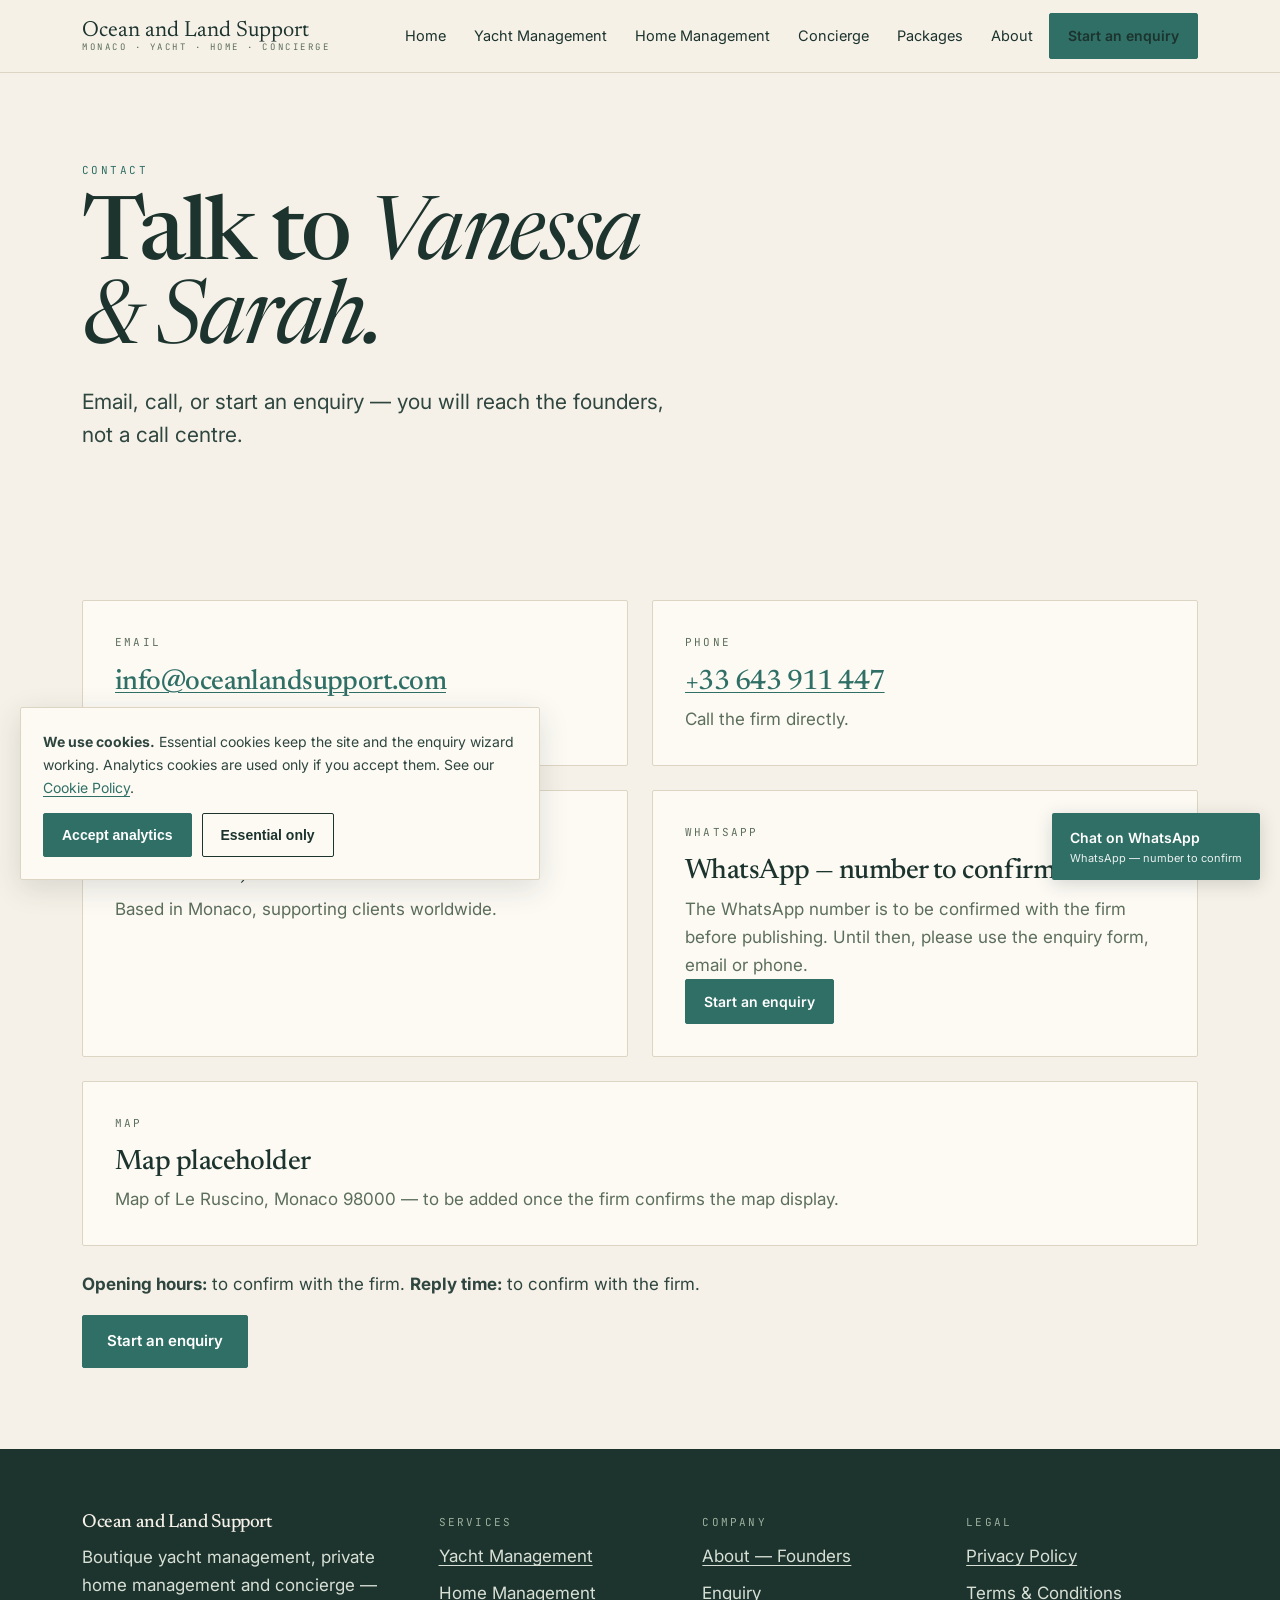
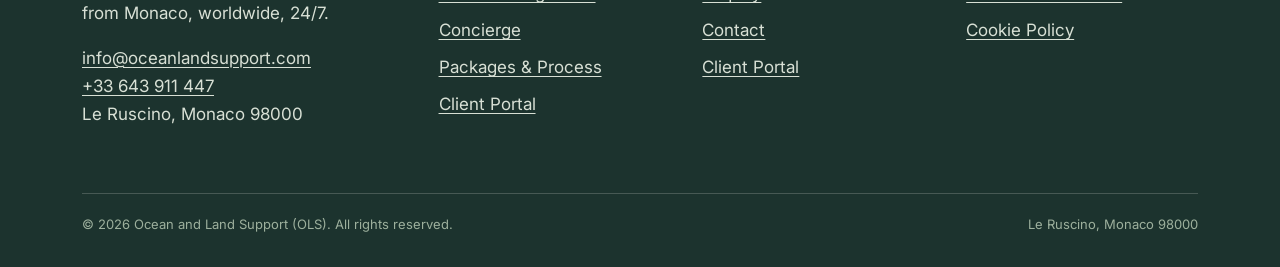
<file: contact.html>
<!DOCTYPE html>
<html lang="en"><head><meta charset="utf-8"><meta name="viewport" content="width=device-width, initial-scale=1">
<title>Contact — Ocean and Land Support (OLS), Monaco</title><meta name="description" content="Contact Ocean and Land Support: info@oceanlandsupport.com, +33 643 911 447, Le Ruscino, Monaco 98000.">
<link rel="preconnect" href="https://fonts.googleapis.com"><link rel="preconnect" href="https://fonts.gstatic.com" crossorigin>
<link href="https://fonts.googleapis.com/css2?family=Newsreader:ital,opsz,wght@0,6..72,400;0,6..72,500;1,6..72,400&family=Inter:wght@400;500;600&family=JetBrains+Mono:wght@400;500&display=swap" rel="stylesheet">
<link rel="stylesheet" href="assets/css/style.css"></head>
<body><a class="skip" href="#main">Skip to content</a>
<header class="site"><div class="nav"><a class="brand" href="index.html">Ocean and Land Support<small>Monaco · Yacht · Home · Concierge</small></a><button class="menu-btn" aria-expanded="false" aria-controls="main-nav" aria-label="Open menu">☰</button><nav class="main" id="main-nav" aria-label="Primary"><a href="index.html">Home</a><a href="yacht-management.html">Yacht Management</a><a href="home-management.html">Home Management</a><a href="concierge.html">Concierge</a><a href="packages.html">Packages</a><a href="about.html">About</a><a class="btn small" href="enquiry.html">Start an enquiry</a></nav></div></header><main id="main"><section class="hero"><div class="wrap"><div class="hero-grid"><div><p class="eyebrow">Contact</p><h1>Talk to <em>Vanessa &amp; Sarah.</em></h1><p class="lede">Email, call, or start an enquiry — you will reach the founders, not a call centre.</p></div></div></div></section>
<section class="tight"><div class="wrap"><div class="grid2">
<article class="card"><p class="label">Email</p><h3><a href="mailto:info@oceanlandsupport.com">info@oceanlandsupport.com</a></h3><p>The published channel for enquiries.</p></article>
<article class="card"><p class="label">Phone</p><h3><a href="tel:+33643911447">+33 643 911 447</a></h3><p>Call the firm directly.</p></article>
<article class="card"><p class="label">Address</p><h3>Le Ruscino, Monaco 98000</h3><p>Based in Monaco, supporting clients worldwide.</p></article>
<article class="card"><p class="label">WhatsApp</p><h3>WhatsApp — number to confirm</h3><p>The WhatsApp number is to be confirmed with the firm before publishing. Until then, please use the enquiry form, email or phone.</p><p><a class="btn small" href="enquiry.html">Start an enquiry</a></p></article>
</div>
<div class="card" style="margin-top:24px"><p class="label">Map</p><h3>Map placeholder</h3><p>Map of Le Ruscino, Monaco 98000 — to be added once the firm confirms the map display.</p></div>
<div style="margin-top:24px"><p><strong>Opening hours:</strong> to confirm with the firm. <strong>Reply time:</strong> to confirm with the firm.</p><p><a class="btn" href="enquiry.html">Start an enquiry</a></p></div>
</div></section></main><footer class="site"><div class="wrap"><div class="foot-grid">
<div><h3>Ocean and Land Support</h3><p style="color:#D8E0D5">Boutique yacht management, private home management and concierge — from Monaco, worldwide, 24/7.</p><p style="color:#D8E0D5"><a href="mailto:info@oceanlandsupport.com">info@oceanlandsupport.com</a><br><a href="tel:+33643911447">+33 643 911 447</a><br>Le Ruscino, Monaco 98000</p></div>
<div><p class="label">Services</p><ul><li><a href="yacht-management.html">Yacht Management</a></li><li><a href="home-management.html">Home Management</a></li><li><a href="concierge.html">Concierge</a></li><li><a href="packages.html">Packages & Process</a></li><li><a href="client-portal.html">Client Portal</a></li></ul></div>
<div><p class="label">Company</p><ul><li><a href="about.html">About — Founders</a></li><li><a href="enquiry.html">Enquiry</a></li><li><a href="contact.html">Contact</a></li><li><a href="client-portal.html">Client Portal</a></li></ul></div>
<div><p class="label">Legal</p><ul><li><a href="privacy.html">Privacy Policy</a></li><li><a href="terms.html">Terms & Conditions</a></li><li><a href="cookies.html">Cookie Policy</a></li></ul></div>
</div><div class="foot-base"><span>© 2026 Ocean and Land Support (OLS). All rights reserved.</span><span>Le Ruscino, Monaco 98000</span></div></div></footer>
<a class="wa-float" href="enquiry.html#whatsapp">Chat on WhatsApp<small>WhatsApp — number to confirm</small></a>
<div class="cookie" id="cookie-banner" role="dialog" aria-label="Cookie consent"><p><strong>We use cookies.</strong> Essential cookies keep the site and the enquiry wizard working. Analytics cookies are used only if you accept them. See our <a href="cookies.html">Cookie Policy</a>.</p><div class="row"><button class="btn small" id="cookie-accept" type="button">Accept analytics</button><button class="btn ghost small" id="cookie-decline" type="button">Essential only</button></div></div>
<script src="assets/js/main.js"></script></body></html>
</file>
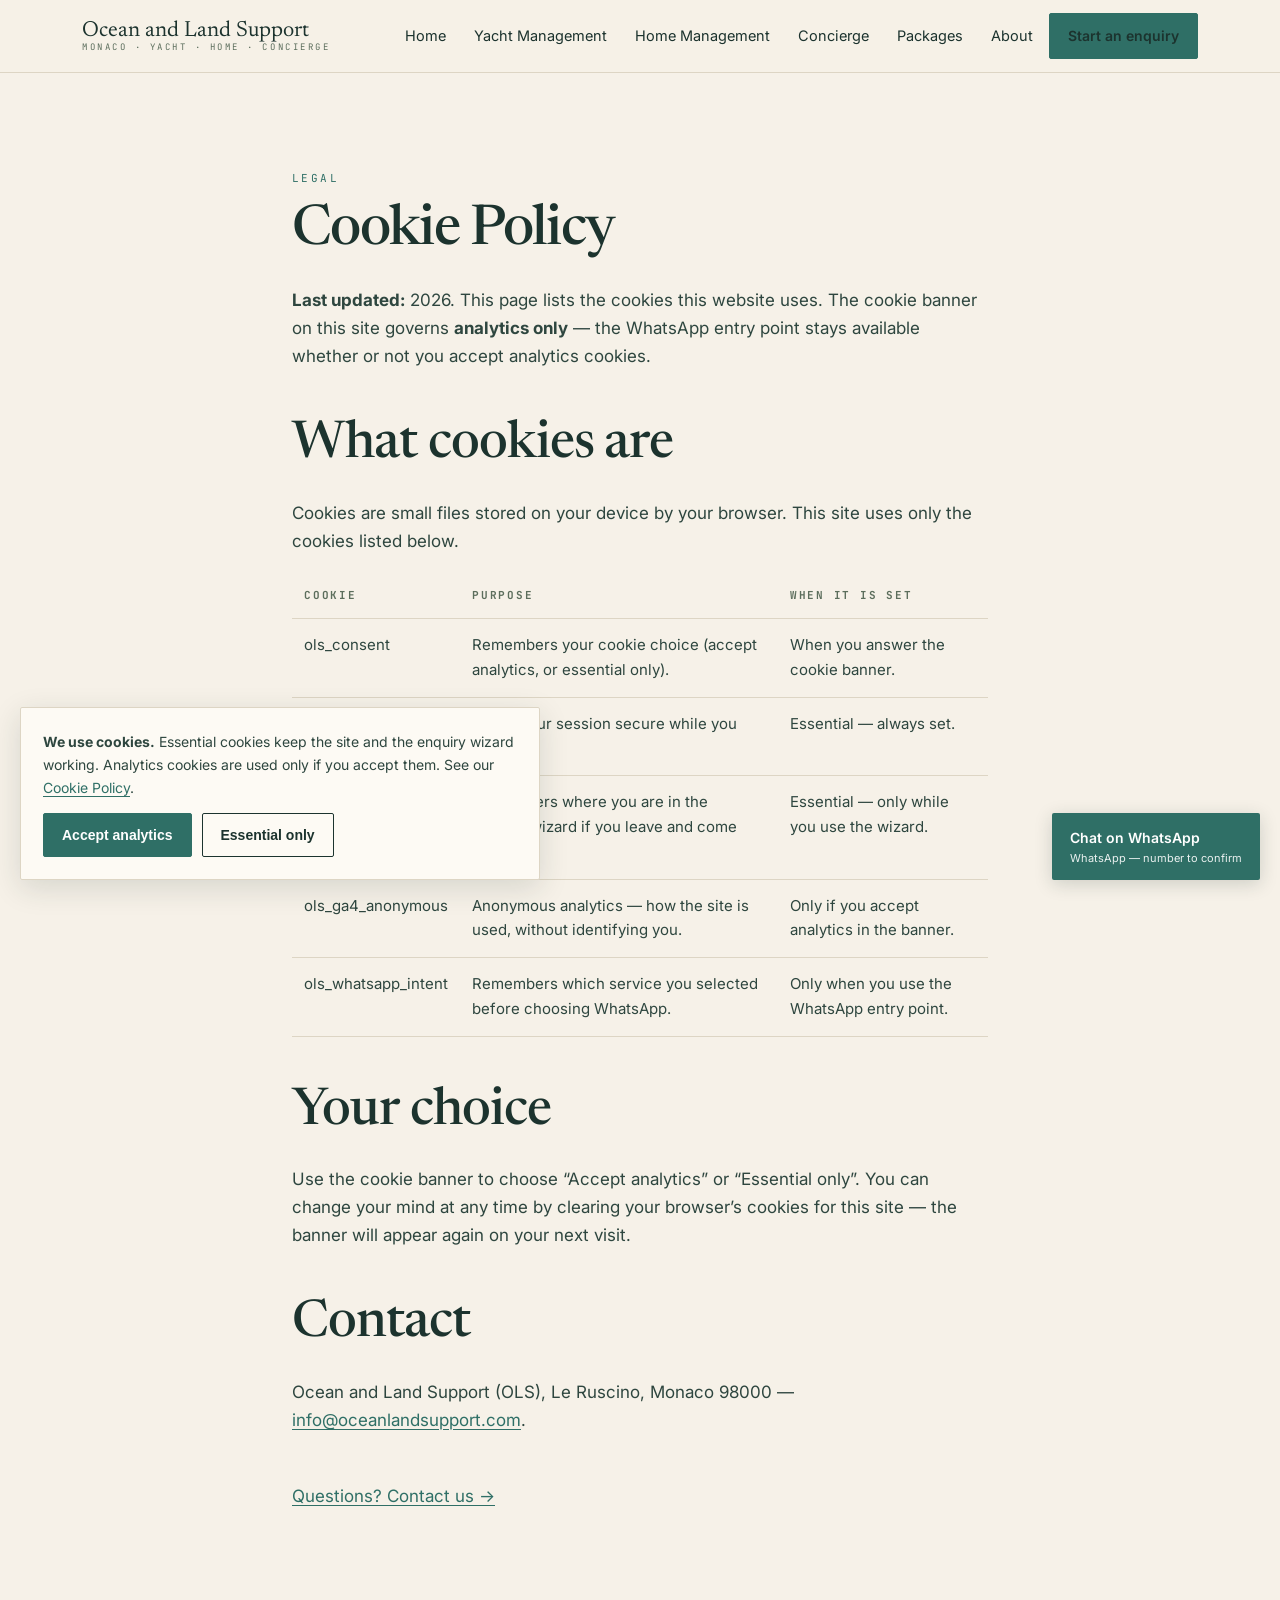
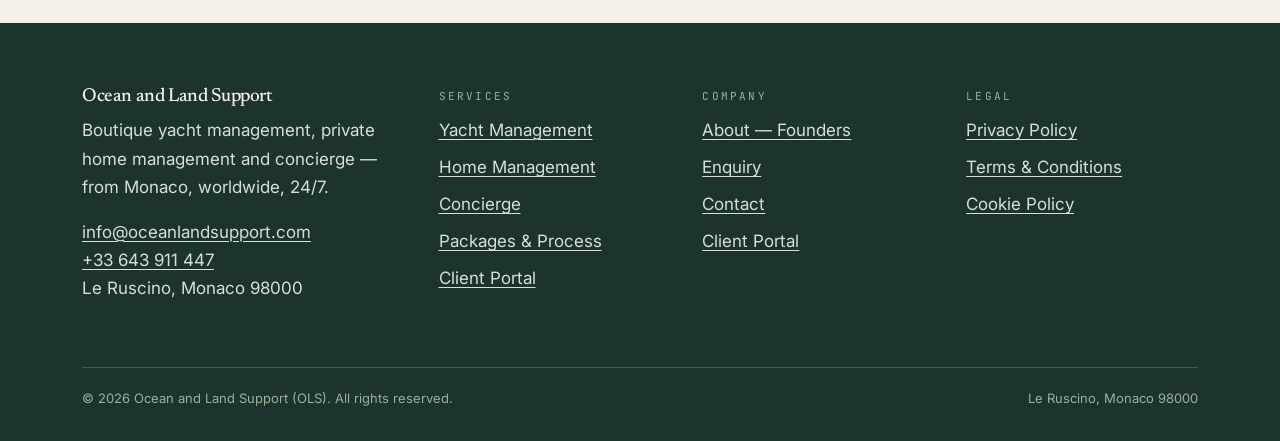
<file: cookies.html>
<!DOCTYPE html>
<html lang="en"><head><meta charset="utf-8"><meta name="viewport" content="width=device-width, initial-scale=1">
<title>Cookie Policy — Ocean and Land Support (OLS), Monaco</title><meta name="description" content="What cookies this site uses, what they do, and how to control them.">
<link rel="preconnect" href="https://fonts.googleapis.com"><link rel="preconnect" href="https://fonts.gstatic.com" crossorigin>
<link href="https://fonts.googleapis.com/css2?family=Newsreader:ital,opsz,wght@0,6..72,400;0,6..72,500;1,6..72,400&family=Inter:wght@400;500;600&family=JetBrains+Mono:wght@400;500&display=swap" rel="stylesheet">
<link rel="stylesheet" href="assets/css/style.css"></head>
<body><a class="skip" href="#main">Skip to content</a>
<header class="site"><div class="nav"><a class="brand" href="index.html">Ocean and Land Support<small>Monaco · Yacht · Home · Concierge</small></a><button class="menu-btn" aria-expanded="false" aria-controls="main-nav" aria-label="Open menu">☰</button><nav class="main" id="main-nav" aria-label="Primary"><a href="index.html">Home</a><a href="yacht-management.html">Yacht Management</a><a href="home-management.html">Home Management</a><a href="concierge.html">Concierge</a><a href="packages.html">Packages</a><a href="about.html">About</a><a class="btn small" href="enquiry.html">Start an enquiry</a></nav></div></header><main id="main"><section><div class="wrap legal"><p class="eyebrow">Legal</p><h1 style="font-size:clamp(36px,5vw,56px)">Cookie Policy</h1>
<p><strong>Last updated:</strong> 2026. This page lists the cookies this website uses. The cookie banner on this site governs <strong>analytics only</strong> — the WhatsApp entry point stays available whether or not you accept analytics cookies.</p>
<h2>What cookies are</h2><p>Cookies are small files stored on your device by your browser. This site uses only the cookies listed below.</p>
<table><thead><tr><th>Cookie</th><th>Purpose</th><th>When it is set</th></tr></thead><tbody>
<tr><td>ols_consent</td><td>Remembers your cookie choice (accept analytics, or essential only).</td><td>When you answer the cookie banner.</td></tr>
<tr><td>ols_secure_session</td><td>Keeps your session secure while you browse.</td><td>Essential — always set.</td></tr>
<tr><td>ols_wizard_state</td><td>Remembers where you are in the enquiry wizard if you leave and come back.</td><td>Essential — only while you use the wizard.</td></tr>
<tr><td>ols_ga4_anonymous</td><td>Anonymous analytics — how the site is used, without identifying you.</td><td>Only if you accept analytics in the banner.</td></tr>
<tr><td>ols_whatsapp_intent</td><td>Remembers which service you selected before choosing WhatsApp.</td><td>Only when you use the WhatsApp entry point.</td></tr>
</tbody></table>
<h2>Your choice</h2><p>Use the cookie banner to choose “Accept analytics” or “Essential only”. You can change your mind at any time by clearing your browser&rsquo;s cookies for this site — the banner will appear again on your next visit.</p>
<h2>Contact</h2><p>Ocean and Land Support (OLS), Le Ruscino, Monaco 98000 — <a href="mailto:info@oceanlandsupport.com">info@oceanlandsupport.com</a>.</p><p style="margin-top:48px"><a href="contact.html">Questions? Contact us →</a></p></div></section></main><footer class="site"><div class="wrap"><div class="foot-grid">
<div><h3>Ocean and Land Support</h3><p style="color:#D8E0D5">Boutique yacht management, private home management and concierge — from Monaco, worldwide, 24/7.</p><p style="color:#D8E0D5"><a href="mailto:info@oceanlandsupport.com">info@oceanlandsupport.com</a><br><a href="tel:+33643911447">+33 643 911 447</a><br>Le Ruscino, Monaco 98000</p></div>
<div><p class="label">Services</p><ul><li><a href="yacht-management.html">Yacht Management</a></li><li><a href="home-management.html">Home Management</a></li><li><a href="concierge.html">Concierge</a></li><li><a href="packages.html">Packages & Process</a></li><li><a href="client-portal.html">Client Portal</a></li></ul></div>
<div><p class="label">Company</p><ul><li><a href="about.html">About — Founders</a></li><li><a href="enquiry.html">Enquiry</a></li><li><a href="contact.html">Contact</a></li><li><a href="client-portal.html">Client Portal</a></li></ul></div>
<div><p class="label">Legal</p><ul><li><a href="privacy.html">Privacy Policy</a></li><li><a href="terms.html">Terms & Conditions</a></li><li><a href="cookies.html">Cookie Policy</a></li></ul></div>
</div><div class="foot-base"><span>© 2026 Ocean and Land Support (OLS). All rights reserved.</span><span>Le Ruscino, Monaco 98000</span></div></div></footer>
<a class="wa-float" href="enquiry.html#whatsapp">Chat on WhatsApp<small>WhatsApp — number to confirm</small></a>
<div class="cookie" id="cookie-banner" role="dialog" aria-label="Cookie consent"><p><strong>We use cookies.</strong> Essential cookies keep the site and the enquiry wizard working. Analytics cookies are used only if you accept them. See our <a href="cookies.html">Cookie Policy</a>.</p><div class="row"><button class="btn small" id="cookie-accept" type="button">Accept analytics</button><button class="btn ghost small" id="cookie-decline" type="button">Essential only</button></div></div>
<script src="assets/js/main.js"></script></body></html>
</file>
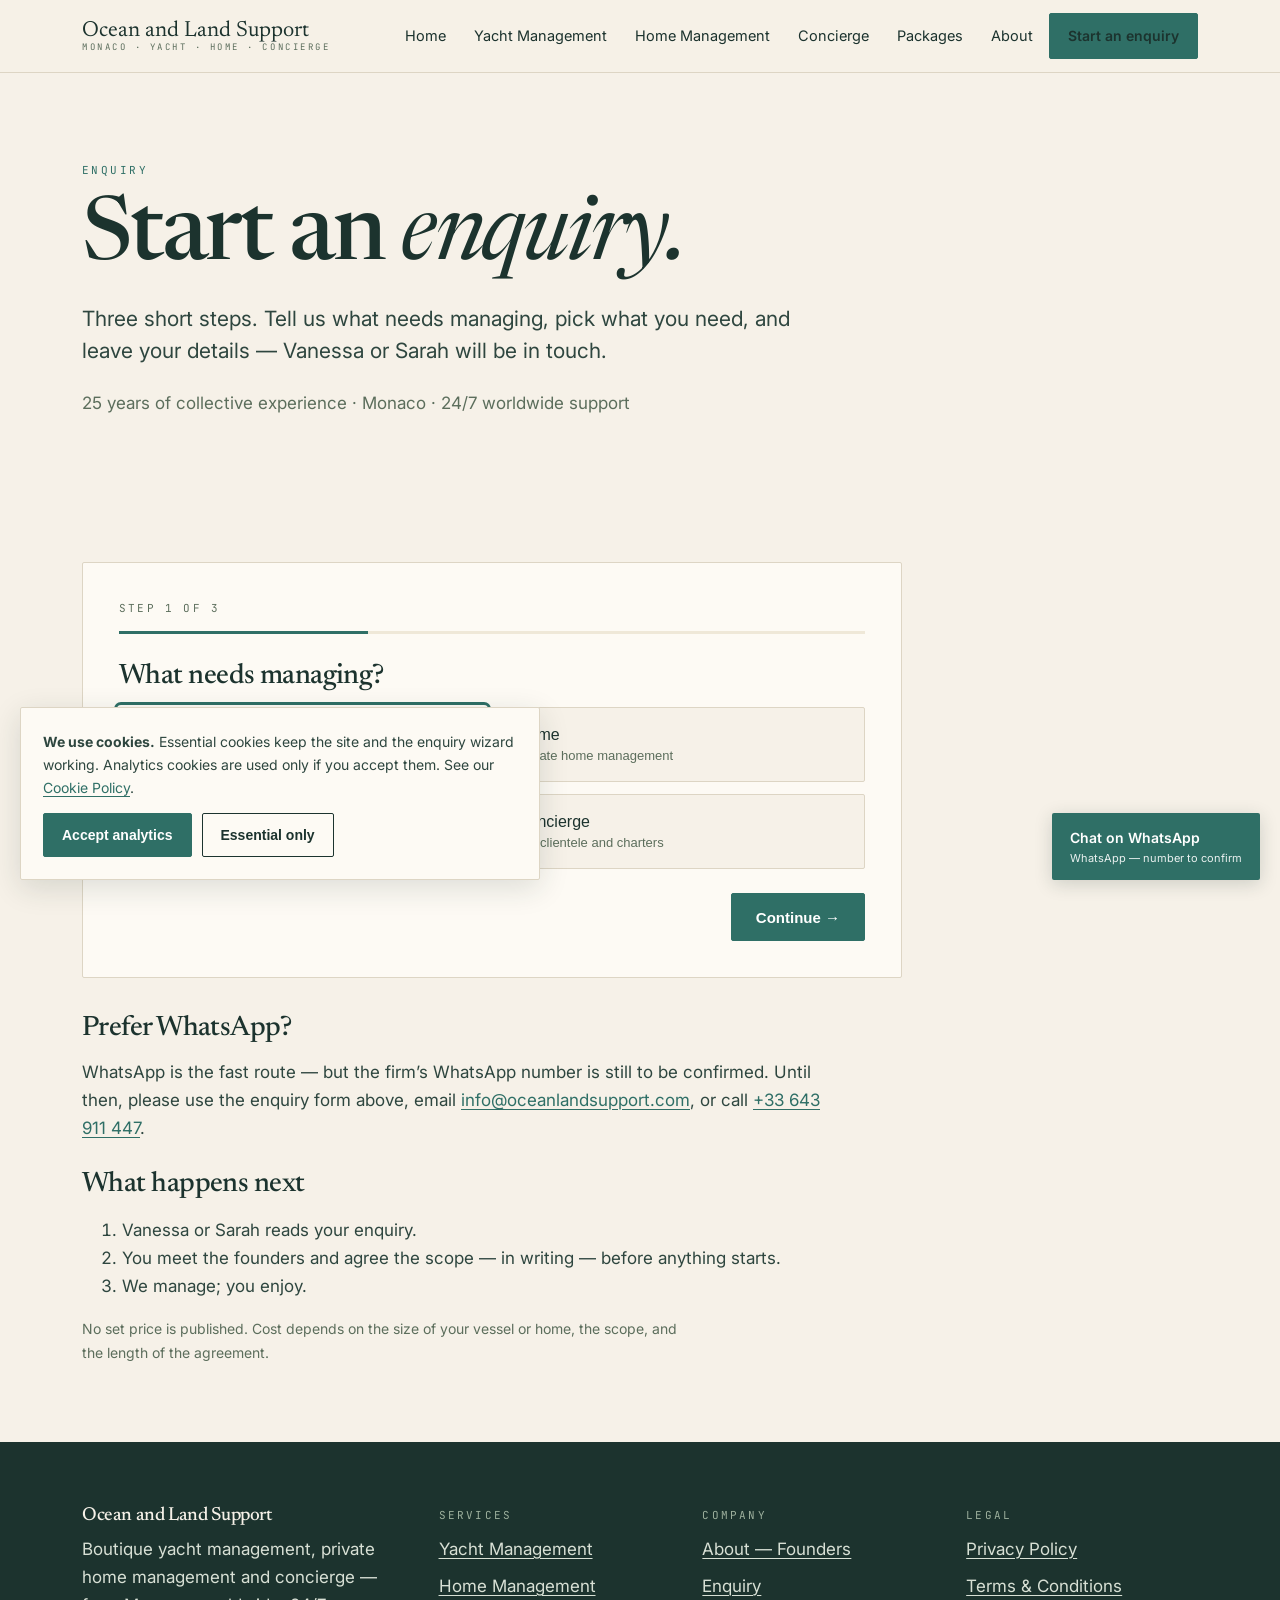
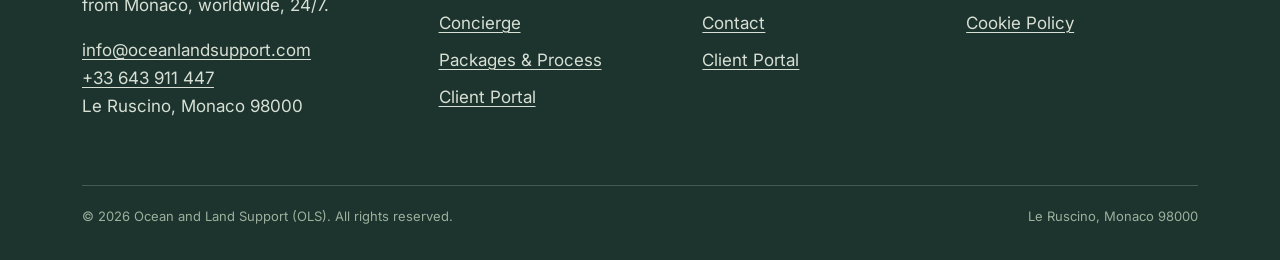
<file: enquiry.html>
<!DOCTYPE html>
<html lang="en"><head><meta charset="utf-8"><meta name="viewport" content="width=device-width, initial-scale=1">
<title>Enquiry — Ocean and Land Support (OLS), Monaco</title><meta name="description" content="Start an enquiry with Ocean and Land Support: three short steps — what needs managing, the disciplines you need, and your details.">
<link rel="preconnect" href="https://fonts.googleapis.com"><link rel="preconnect" href="https://fonts.gstatic.com" crossorigin>
<link href="https://fonts.googleapis.com/css2?family=Newsreader:ital,opsz,wght@0,6..72,400;0,6..72,500;1,6..72,400&family=Inter:wght@400;500;600&family=JetBrains+Mono:wght@400;500&display=swap" rel="stylesheet">
<link rel="stylesheet" href="assets/css/style.css"></head>
<body><a class="skip" href="#main">Skip to content</a>
<header class="site"><div class="nav"><a class="brand" href="index.html">Ocean and Land Support<small>Monaco · Yacht · Home · Concierge</small></a><button class="menu-btn" aria-expanded="false" aria-controls="main-nav" aria-label="Open menu">☰</button><nav class="main" id="main-nav" aria-label="Primary"><a href="index.html">Home</a><a href="yacht-management.html">Yacht Management</a><a href="home-management.html">Home Management</a><a href="concierge.html">Concierge</a><a href="packages.html">Packages</a><a href="about.html">About</a><a class="btn small" href="enquiry.html">Start an enquiry</a></nav></div></header><main id="main"><section class="hero"><div class="wrap"><p class="eyebrow">Enquiry</p><h1>Start an <em>enquiry.</em></h1><p class="lede">Three short steps. Tell us what needs managing, pick what you need, and leave your details — Vanessa or Sarah will be in touch.</p><p style="color:var(--muted-ink)">25 years of collective experience · Monaco · 24/7 worldwide support</p></div></section>
<section class="tight"><div class="wrap">
<div id="wizard-form-view"><form class="wizard" id="enquiry-wizard" novalidate>
<p class="progress" id="wizard-progress">Step 1 of 3</p><div class="bar" role="presentation"><i id="wizard-bar" style="width:33%"></i></div>
<div class="wizard-step" data-step="0"><h2 style="font-size:28px">What needs managing?</h2><div class="choice-grid">
<button type="button" class="choice" data-group="need" data-value="Yacht" aria-pressed="false">Yacht<small>Full yacht management</small></button>
<button type="button" class="choice" data-group="need" data-value="Home" aria-pressed="false">Home<small>Private home management</small></button>
<button type="button" class="choice" data-group="need" data-value="Both" aria-pressed="false">Both<small>Yacht and home</small></button>
<button type="button" class="choice" data-group="need" data-value="Concierge" aria-pressed="false">Concierge<small>For clientele and charters</small></button>
</div><div class="wizard-nav"><span></span><button type="button" class="btn" data-next>Continue →</button></div></div>
<div class="wizard-step" data-step="1" hidden><h2 style="font-size:28px">Pick the disciplines you need</h2><p>Choose as many as apply. Not sure yet is a fine answer.</p><div class="choice-grid">
<button type="button" class="choice" data-group="discipline" data-value="Operations" aria-pressed="false">Operations</button>
<button type="button" class="choice" data-group="discipline" data-value="Technical" aria-pressed="false">Technical</button>
<button type="button" class="choice" data-group="discipline" data-value="Crew" aria-pressed="false">Crew</button>
<button type="button" class="choice" data-group="discipline" data-value="Finance" aria-pressed="false">Finance</button>
<button type="button" class="choice" data-group="discipline" data-value="Safety" aria-pressed="false">Safety</button>
<button type="button" class="choice" data-group="discipline" data-value="Housekeeping" aria-pressed="false">Housekeeping</button>
<button type="button" class="choice" data-group="discipline" data-value="Security" aria-pressed="false">Security</button>
<button type="button" class="choice" data-group="discipline" data-value="Itinerary" aria-pressed="false">Itinerary</button>
<button type="button" class="choice" data-group="discipline" data-value="Not sure yet" aria-pressed="false">Not sure yet</button>
</div><div class="wizard-nav"><button type="button" class="btn ghost" data-back>← Back</button><button type="button" class="btn" data-next>Continue →</button></div></div>
<div class="wizard-step" data-step="2" hidden><h2 style="font-size:28px">Your details</h2>
<dl class="summary"><dt>What needs managing</dt><dd id="sum-need">—</dd><dt>Disciplines</dt><dd id="sum-disciplines">—</dd><dt>Package</dt><dd id="sum-package">To discuss</dd></dl>
<div class="field"><label for="f-name">Your name</label><input id="f-name" name="name" type="text" autocomplete="name" required><p class="error">Please enter your name.</p></div>
<div class="field"><label for="f-email">Email</label><input id="f-email" name="email" type="email" autocomplete="email" required><p class="error">Please enter a valid email address.</p></div>
<div class="field"><label for="f-timeline">Timeline <span style="font-weight:400;color:var(--muted-ink)">(optional)</span></label><select id="f-timeline" name="timeline"><option value="">Not specified</option><option>As soon as possible</option><option>Within a month</option><option>Within three months</option><option>Just exploring</option></select><p class="hint">When would you like the service to start?</p></div>
<label class="consent"><input type="checkbox" id="f-consent" required> <span>I agree that Ocean and Land Support may use the details I provide to reply to this enquiry, and to nothing else. See the <a href="privacy.html">Privacy Policy</a>.</span></label>
<div class="wizard-nav"><button type="button" class="btn ghost" data-back>← Back</button><button type="submit" class="btn">Send enquiry</button></div></div>
</form></div>
<div class="wizard confirmation" id="wizard-confirmation" hidden><div class="tick" aria-hidden="true">✓</div><h2>Thank you.</h2><p>Your enquiry has been received. Vanessa or Sarah will be in touch.</p>
<dl class="summary"><dt>Name</dt><dd id="sum-name">—</dd><dt>Email</dt><dd id="sum-email">—</dd><dt>What needs managing</dt><dd id="sum-need2">—</dd><dt>Timeline</dt><dd id="sum-timeline">Not specified</dd></dl>
<p><a class="btn" id="wa-continue" href="enquiry.html#whatsapp">Continue on WhatsApp</a> <a class="btn ghost" href="index.html">Back to home</a></p>
<p style="font-size:14px;color:var(--muted-ink)">WhatsApp number to confirm with the firm before publishing. You can also write to <a href="mailto:info@oceanlandsupport.com">info@oceanlandsupport.com</a> or call <a href="tel:+33643911447">+33 643 911 447</a>.</p></div>
<div id="whatsapp" style="margin-top:36px;max-width:820px"><h2 style="font-size:28px">Prefer WhatsApp?</h2><p>WhatsApp is the fast route — but the firm&rsquo;s WhatsApp number is still to be confirmed. Until then, please use the enquiry form above, email <a href="mailto:info@oceanlandsupport.com">info@oceanlandsupport.com</a>, or call <a href="tel:+33643911447">+33 643 911 447</a>.</p></div>
<div style="margin-top:28px;max-width:820px"><h2 style="font-size:28px">What happens next</h2><ol><li>Vanessa or Sarah reads your enquiry.</li><li>You meet the founders and agree the scope — in writing — before anything starts.</li><li>We manage; you enjoy.</li></ol><p style="font-size:14px;color:var(--muted-ink)">No set price is published. Cost depends on the size of your vessel or home, the scope, and the length of the agreement.</p></div>
</div></section></main><footer class="site"><div class="wrap"><div class="foot-grid">
<div><h3>Ocean and Land Support</h3><p style="color:#D8E0D5">Boutique yacht management, private home management and concierge — from Monaco, worldwide, 24/7.</p><p style="color:#D8E0D5"><a href="mailto:info@oceanlandsupport.com">info@oceanlandsupport.com</a><br><a href="tel:+33643911447">+33 643 911 447</a><br>Le Ruscino, Monaco 98000</p></div>
<div><p class="label">Services</p><ul><li><a href="yacht-management.html">Yacht Management</a></li><li><a href="home-management.html">Home Management</a></li><li><a href="concierge.html">Concierge</a></li><li><a href="packages.html">Packages & Process</a></li><li><a href="client-portal.html">Client Portal</a></li></ul></div>
<div><p class="label">Company</p><ul><li><a href="about.html">About — Founders</a></li><li><a href="enquiry.html">Enquiry</a></li><li><a href="contact.html">Contact</a></li><li><a href="client-portal.html">Client Portal</a></li></ul></div>
<div><p class="label">Legal</p><ul><li><a href="privacy.html">Privacy Policy</a></li><li><a href="terms.html">Terms & Conditions</a></li><li><a href="cookies.html">Cookie Policy</a></li></ul></div>
</div><div class="foot-base"><span>© 2026 Ocean and Land Support (OLS). All rights reserved.</span><span>Le Ruscino, Monaco 98000</span></div></div></footer>
<a class="wa-float" href="enquiry.html#whatsapp">Chat on WhatsApp<small>WhatsApp — number to confirm</small></a>
<div class="cookie" id="cookie-banner" role="dialog" aria-label="Cookie consent"><p><strong>We use cookies.</strong> Essential cookies keep the site and the enquiry wizard working. Analytics cookies are used only if you accept them. See our <a href="cookies.html">Cookie Policy</a>.</p><div class="row"><button class="btn small" id="cookie-accept" type="button">Accept analytics</button><button class="btn ghost small" id="cookie-decline" type="button">Essential only</button></div></div>
<script src="assets/js/main.js"></script></body></html>
</file>
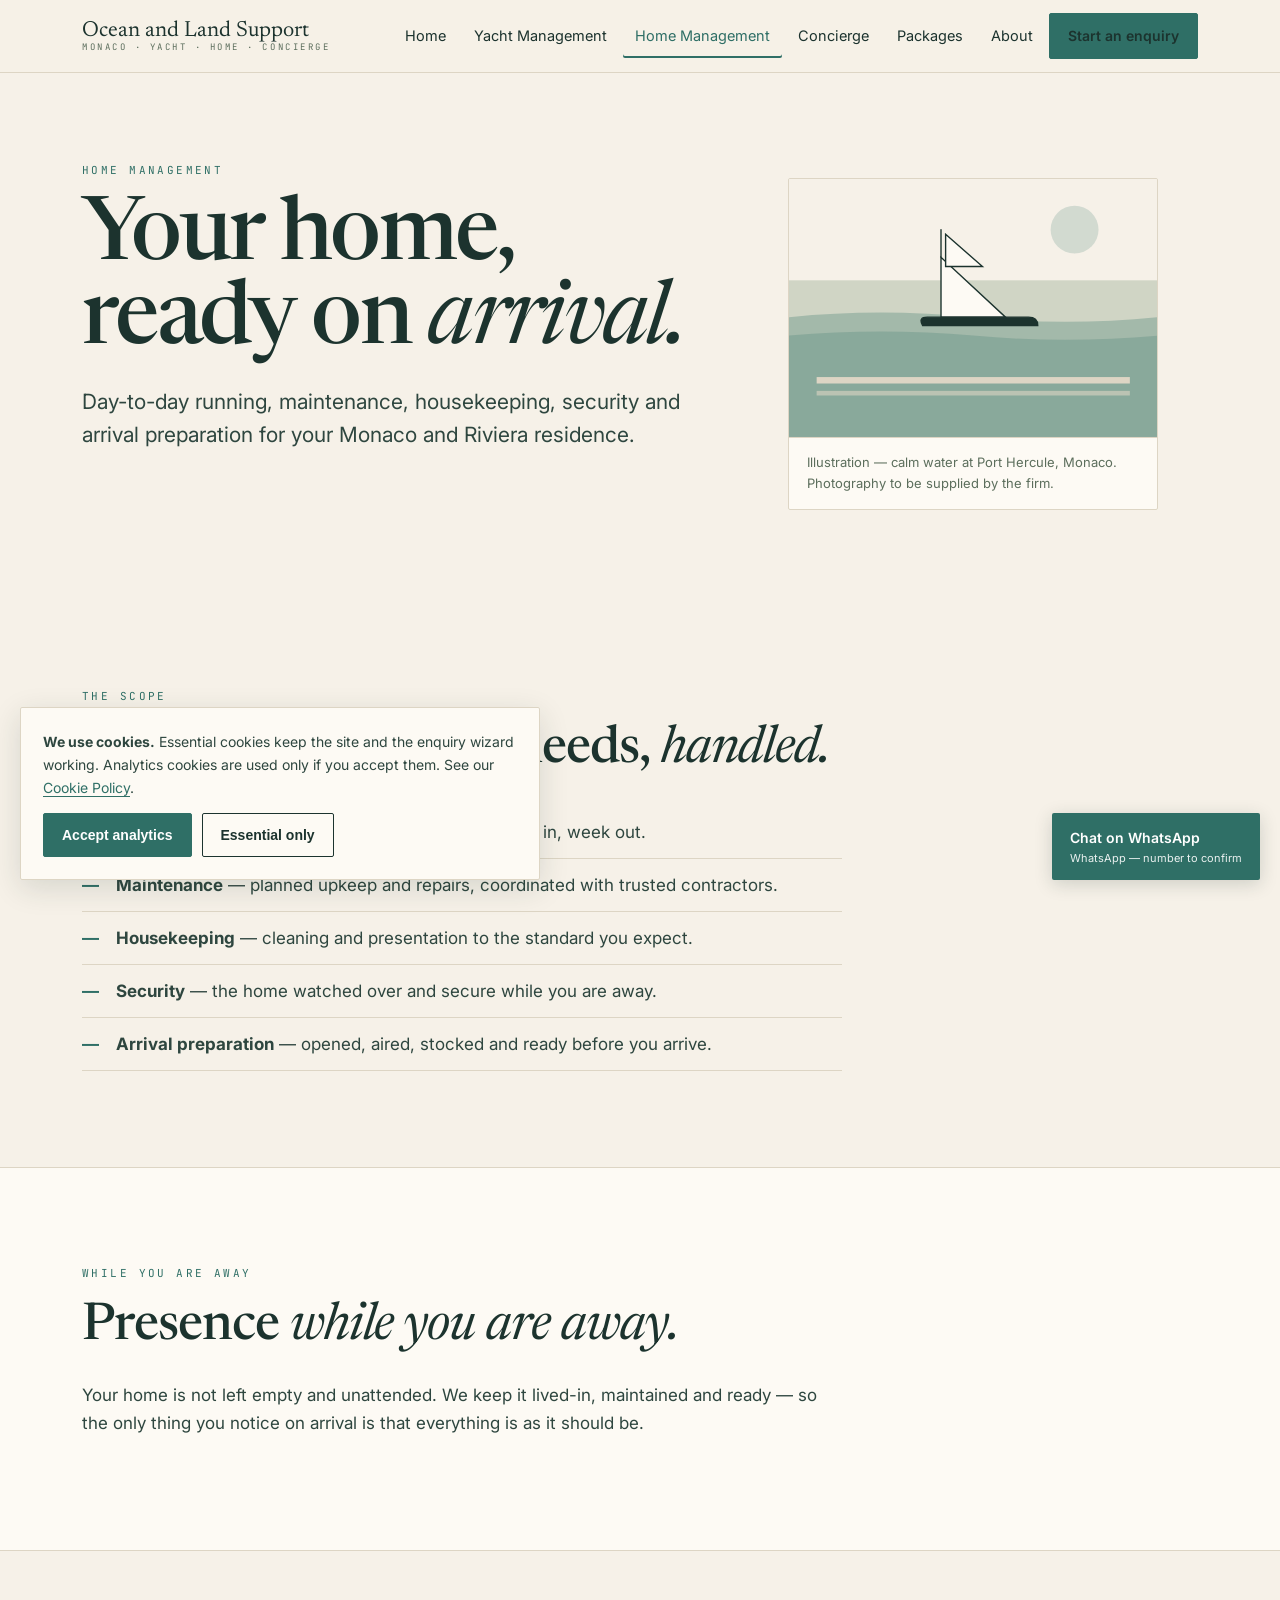
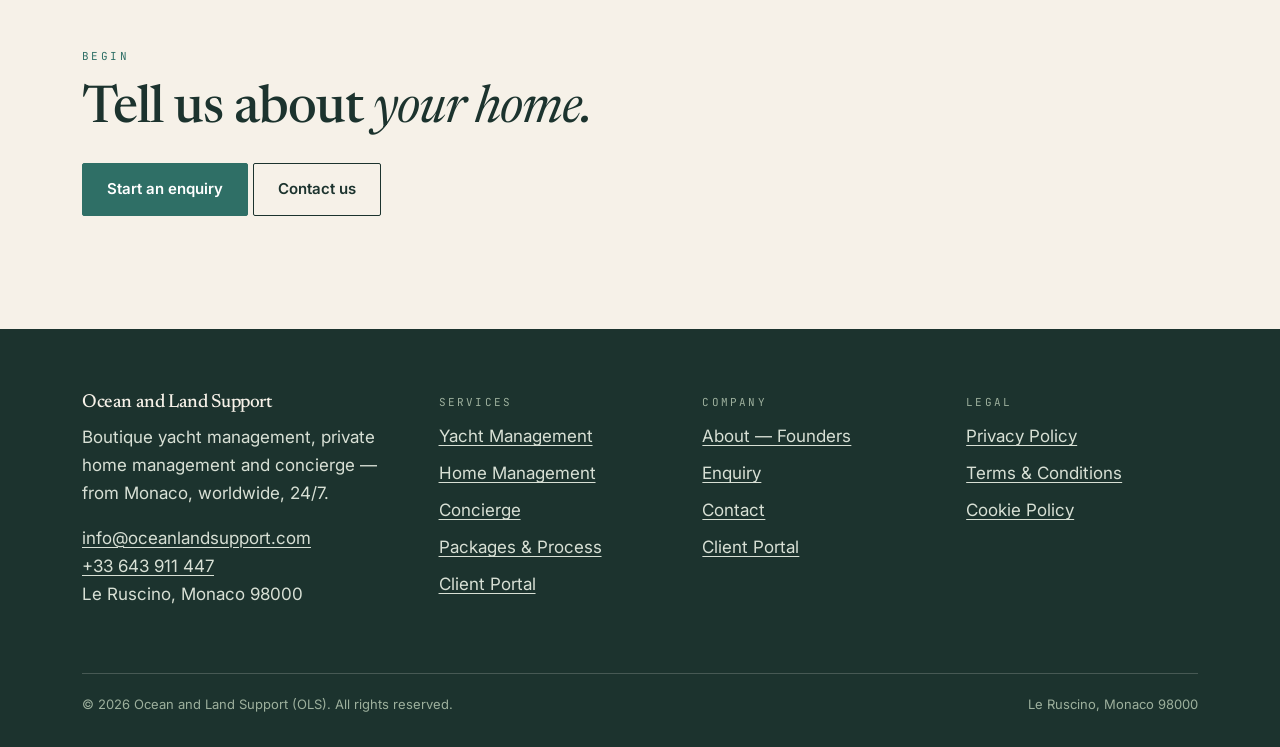
<file: home-management.html>
<!DOCTYPE html>
<html lang="en"><head><meta charset="utf-8"><meta name="viewport" content="width=device-width, initial-scale=1">
<title>Private Home Management — Ocean and Land Support (OLS), Monaco</title><meta name="description" content="Private home management in Monaco and the Riviera: day-to-day running, maintenance, housekeeping, security and arrival preparation.">
<link rel="preconnect" href="https://fonts.googleapis.com"><link rel="preconnect" href="https://fonts.gstatic.com" crossorigin>
<link href="https://fonts.googleapis.com/css2?family=Newsreader:ital,opsz,wght@0,6..72,400;0,6..72,500;1,6..72,400&family=Inter:wght@400;500;600&family=JetBrains+Mono:wght@400;500&display=swap" rel="stylesheet">
<link rel="stylesheet" href="assets/css/style.css"></head>
<body><a class="skip" href="#main">Skip to content</a>
<header class="site"><div class="nav"><a class="brand" href="index.html">Ocean and Land Support<small>Monaco · Yacht · Home · Concierge</small></a><button class="menu-btn" aria-expanded="false" aria-controls="main-nav" aria-label="Open menu">☰</button><nav class="main" id="main-nav" aria-label="Primary"><a href="index.html">Home</a><a href="yacht-management.html">Yacht Management</a><a href="home-management.html" aria-current="page">Home Management</a><a href="concierge.html">Concierge</a><a href="packages.html">Packages</a><a href="about.html">About</a><a class="btn small" href="enquiry.html">Start an enquiry</a></nav></div></header><main id="main"><section class="hero"><div class="wrap"><div class="hero-grid"><div><p class="eyebrow">Home Management</p><h1>Your home,<br>ready on <em>arrival.</em></h1><p class="lede">Day-to-day running, maintenance, housekeeping, security and arrival preparation for your Monaco and Riviera residence.</p></div><figure class="hero-art"><svg viewBox="0 0 800 560" role="img" aria-label="Calm Mediterranean water beside a limestone terrace at Port Hercule, Monaco"><rect width="800" height="560" fill="#EFE8D8"/><rect y="0" width="800" height="220" fill="#F6F1E8"/><circle cx="620" cy="110" r="52" fill="#2F6F66" opacity=".18"/><rect y="220" width="800" height="340" fill="#2F6F66" opacity=".16"/><path d="M0 300 Q200 280 400 300 T800 300 V560 H0 Z" fill="#2F6F66" opacity=".28"/><path d="M0 340 Q200 322 400 340 T800 340 V560 H0 Z" fill="#2F6F66" opacity=".22"/><g stroke="#1C332E" stroke-width="3" fill="none" stroke-linecap="round"><path d="M330 300 L330 170 L470 300 Z" fill="#FDFAF4"/><path d="M330 170 L330 110"/><path d="M340 120 L420 190 L340 190 Z" fill="#FDFAF4"/><path d="M300 300 H520 Q540 300 540 318 H290 Q280 300 300 300 Z" fill="#1C332E" stroke="#1C332E"/></g><rect x="60" y="430" width="680" height="14" fill="#DDD5C4"/><rect x="60" y="460" width="680" height="10" fill="#DDD5C4" opacity=".6"/></svg><figcaption>Illustration — calm water at Port Hercule, Monaco. Photography to be supplied by the firm.</figcaption></figure></div></div></section>
<section><div class="wrap"><p class="eyebrow">The scope</p><h2>Everything a home needs, <em>handled.</em></h2><ul class="check" style="max-width:760px;margin-top:28px">
<li><strong>Day-to-day running</strong> — the home kept in order, week in, week out.</li>
<li><strong>Maintenance</strong> — planned upkeep and repairs, coordinated with trusted contractors.</li>
<li><strong>Housekeeping</strong> — cleaning and presentation to the standard you expect.</li>
<li><strong>Security</strong> — the home watched over and secure while you are away.</li>
<li><strong>Arrival preparation</strong> — opened, aired, stocked and ready before you arrive.</li>
</ul></div></section>
<section style="background:var(--surface);border-top:1px solid var(--hairline);border-bottom:1px solid var(--hairline)"><div class="wrap"><p class="eyebrow">While you are away</p><h2>Presence <em>while you are away.</em></h2><p>Your home is not left empty and unattended. We keep it lived-in, maintained and ready — so the only thing you notice on arrival is that everything is as it should be.</p></div></section>
<section><div class="wrap"><p class="eyebrow">Begin</p><h2>Tell us about <em>your home.</em></h2><p><a class="btn" href="enquiry.html?need=Home">Start an enquiry</a> <a class="btn ghost" href="contact.html">Contact us</a></p></div></section></main><footer class="site"><div class="wrap"><div class="foot-grid">
<div><h3>Ocean and Land Support</h3><p style="color:#D8E0D5">Boutique yacht management, private home management and concierge — from Monaco, worldwide, 24/7.</p><p style="color:#D8E0D5"><a href="mailto:info@oceanlandsupport.com">info@oceanlandsupport.com</a><br><a href="tel:+33643911447">+33 643 911 447</a><br>Le Ruscino, Monaco 98000</p></div>
<div><p class="label">Services</p><ul><li><a href="yacht-management.html">Yacht Management</a></li><li><a href="home-management.html">Home Management</a></li><li><a href="concierge.html">Concierge</a></li><li><a href="packages.html">Packages & Process</a></li><li><a href="client-portal.html">Client Portal</a></li></ul></div>
<div><p class="label">Company</p><ul><li><a href="about.html">About — Founders</a></li><li><a href="enquiry.html">Enquiry</a></li><li><a href="contact.html">Contact</a></li><li><a href="client-portal.html">Client Portal</a></li></ul></div>
<div><p class="label">Legal</p><ul><li><a href="privacy.html">Privacy Policy</a></li><li><a href="terms.html">Terms & Conditions</a></li><li><a href="cookies.html">Cookie Policy</a></li></ul></div>
</div><div class="foot-base"><span>© 2026 Ocean and Land Support (OLS). All rights reserved.</span><span>Le Ruscino, Monaco 98000</span></div></div></footer>
<a class="wa-float" href="enquiry.html#whatsapp">Chat on WhatsApp<small>WhatsApp — number to confirm</small></a>
<div class="cookie" id="cookie-banner" role="dialog" aria-label="Cookie consent"><p><strong>We use cookies.</strong> Essential cookies keep the site and the enquiry wizard working. Analytics cookies are used only if you accept them. See our <a href="cookies.html">Cookie Policy</a>.</p><div class="row"><button class="btn small" id="cookie-accept" type="button">Accept analytics</button><button class="btn ghost small" id="cookie-decline" type="button">Essential only</button></div></div>
<script src="assets/js/main.js"></script></body></html>
</file>
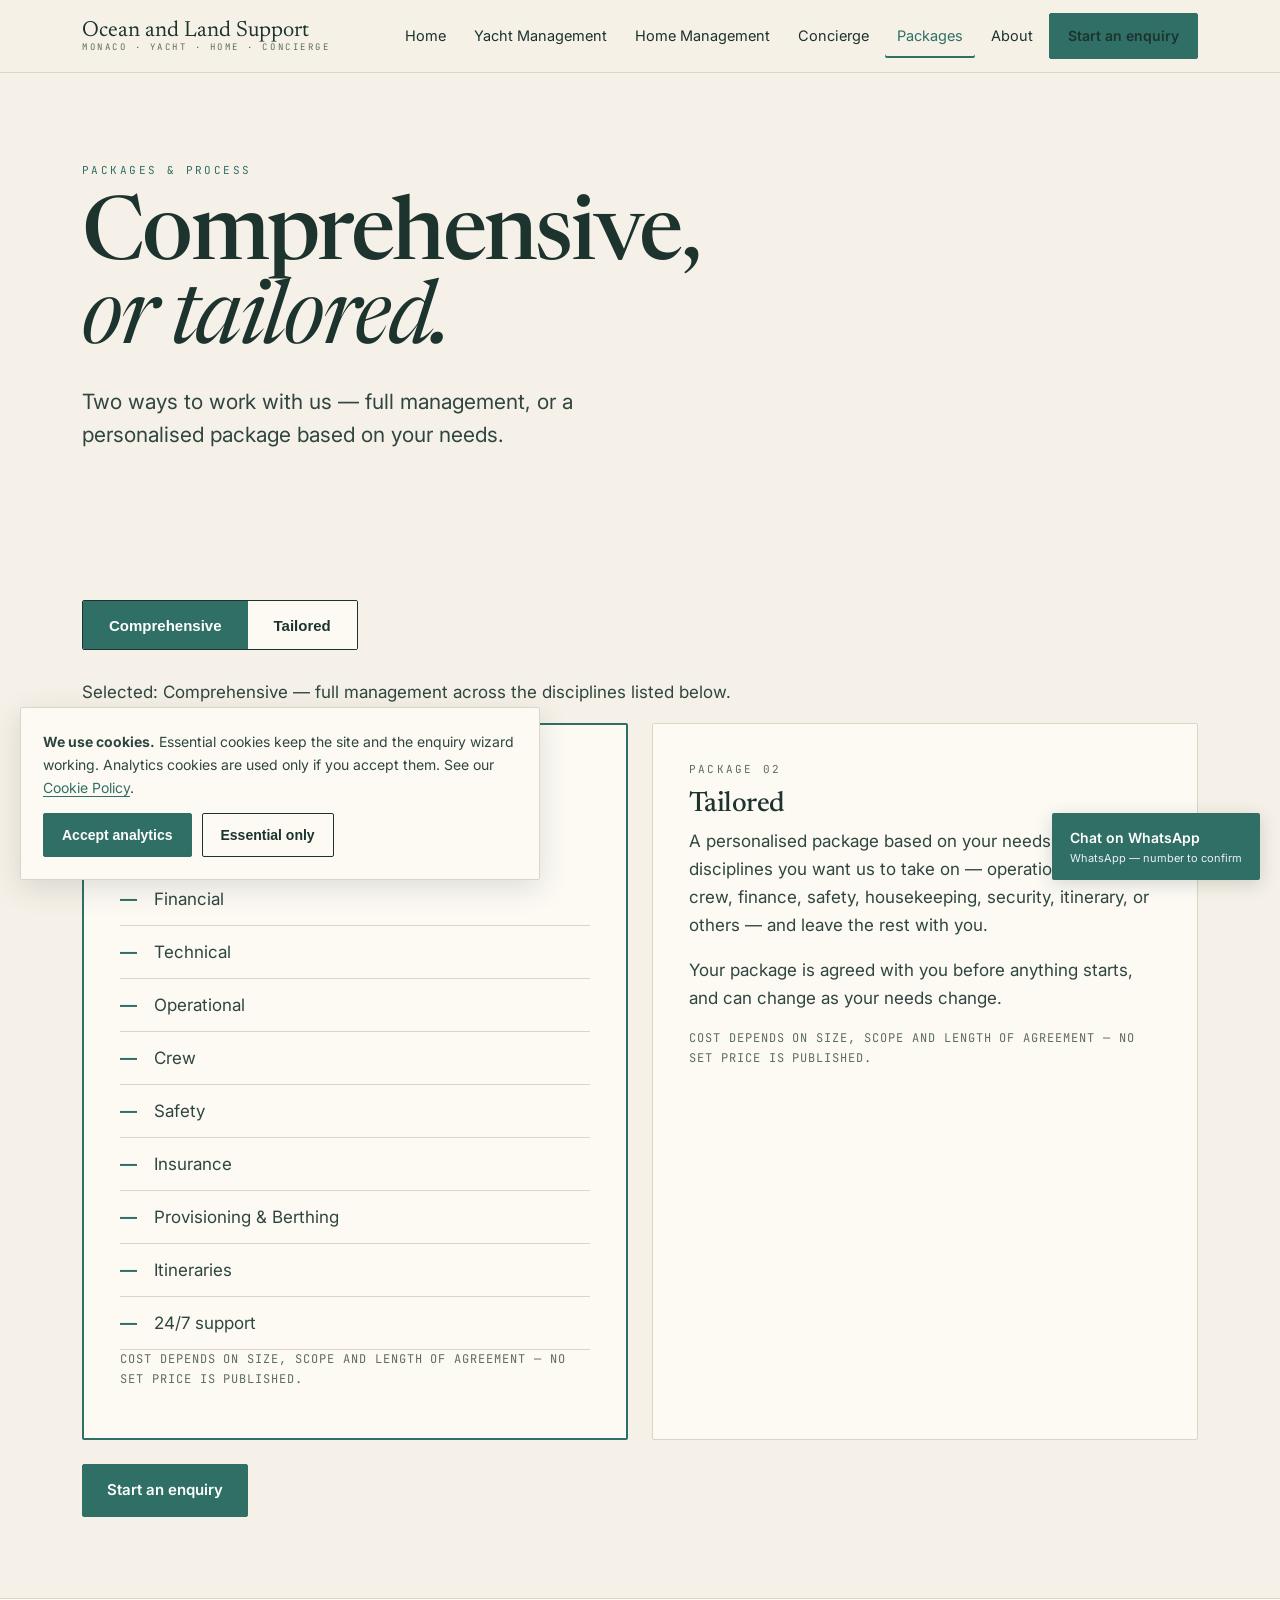
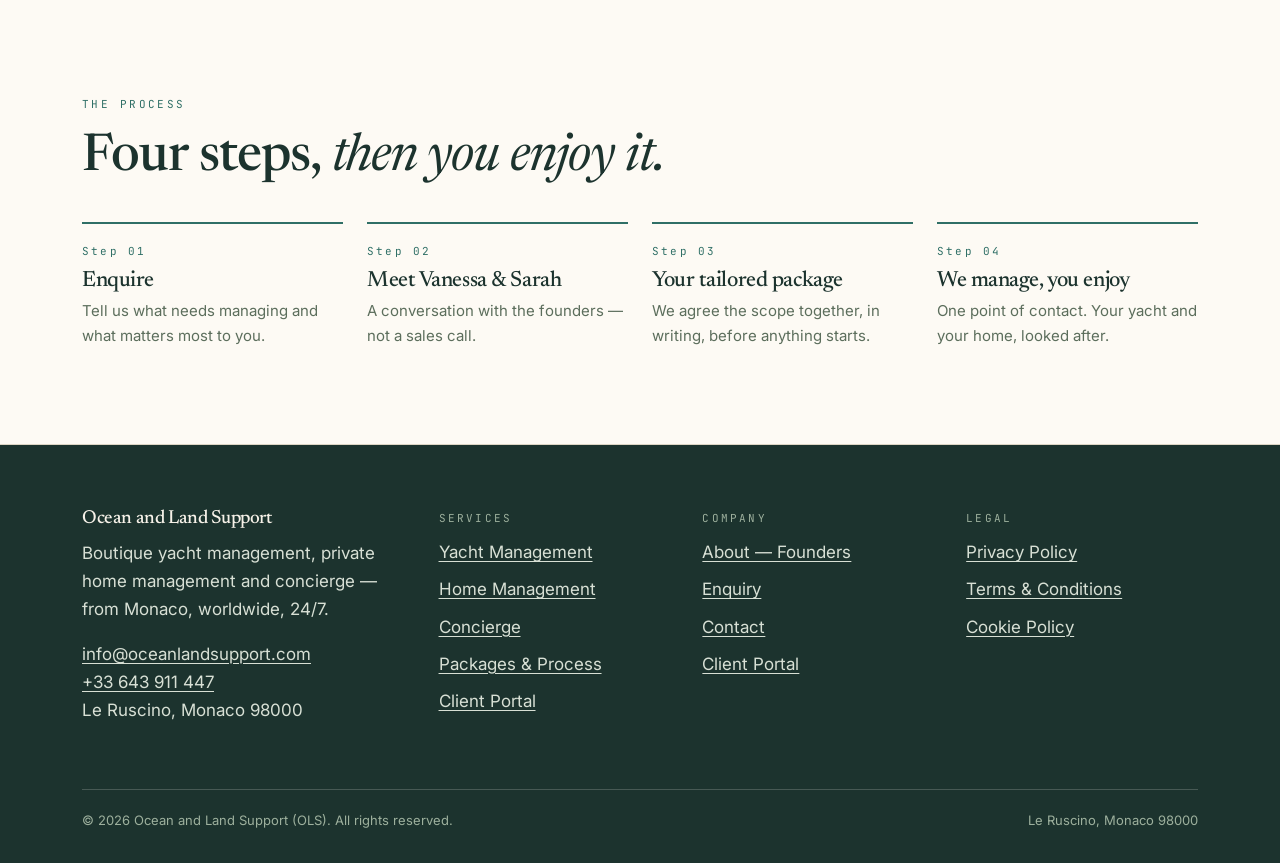
<file: packages.html>
<!DOCTYPE html>
<html lang="en"><head><meta charset="utf-8"><meta name="viewport" content="width=device-width, initial-scale=1">
<title>Packages & Process — Ocean and Land Support (OLS), Monaco</title><meta name="description" content="Comprehensive management or a tailored package, and the four-step process to get started.">
<link rel="preconnect" href="https://fonts.googleapis.com"><link rel="preconnect" href="https://fonts.gstatic.com" crossorigin>
<link href="https://fonts.googleapis.com/css2?family=Newsreader:ital,opsz,wght@0,6..72,400;0,6..72,500;1,6..72,400&family=Inter:wght@400;500;600&family=JetBrains+Mono:wght@400;500&display=swap" rel="stylesheet">
<link rel="stylesheet" href="assets/css/style.css"></head>
<body><a class="skip" href="#main">Skip to content</a>
<header class="site"><div class="nav"><a class="brand" href="index.html">Ocean and Land Support<small>Monaco · Yacht · Home · Concierge</small></a><button class="menu-btn" aria-expanded="false" aria-controls="main-nav" aria-label="Open menu">☰</button><nav class="main" id="main-nav" aria-label="Primary"><a href="index.html">Home</a><a href="yacht-management.html">Yacht Management</a><a href="home-management.html">Home Management</a><a href="concierge.html">Concierge</a><a href="packages.html" aria-current="page">Packages</a><a href="about.html">About</a><a class="btn small" href="enquiry.html">Start an enquiry</a></nav></div></header><main id="main"><section class="hero"><div class="wrap"><div class="hero-grid"><div><p class="eyebrow">Packages & Process</p><h1>Comprehensive, <em>or tailored.</em></h1><p class="lede">Two ways to work with us — full management, or a personalised package based on your needs.</p></div></div></div></section>
<section class="tight"><div class="wrap"><div class="pkg-toggle" data-package-toggle role="group" aria-label="Choose a package model"><button type="button" data-package="comprehensive" aria-pressed="true">Comprehensive</button><button type="button" data-package="tailored" aria-pressed="false">Tailored</button></div>
<p id="package-summary" aria-live="polite">Selected: Comprehensive — full management across the disciplines listed below.</p>
<div class="pkg-grid"><article class="pkg selected" data-package-card="comprehensive"><p class="label">Package 01 · Scope: Comprehensive Stewardship</p><h3>Comprehensive</h3><p>Full management of your yacht, your home, or both.</p><ul class="check"><li>Financial</li><li>Technical</li><li>Operational</li><li>Crew</li><li>Safety</li><li>Insurance</li><li>Provisioning &amp; Berthing</li><li>Itineraries</li><li>24/7 support</li></ul><p class="price-note">Cost depends on size, scope and length of agreement — no set price is published.</p></article>
<article class="pkg" data-package-card="tailored"><p class="label">Package 02</p><h3>Tailored</h3><p>A personalised package based on your needs. Pick the disciplines you want us to take on — operations, technical, crew, finance, safety, housekeeping, security, itinerary, or others — and leave the rest with you.</p><p>Your package is agreed with you before anything starts, and can change as your needs change.</p><p class="price-note">Cost depends on size, scope and length of agreement — no set price is published.</p></article></div>
<p style="margin-top:24px"><a class="btn" id="package-enquiry-link" href="enquiry.html?package=comprehensive">Start an enquiry</a></p></div></section>
<section style="background:var(--surface);border-top:1px solid var(--hairline);border-bottom:1px solid var(--hairline)"><div class="wrap"><p class="eyebrow">The process</p><h2>Four steps, <em>then you enjoy it.</em></h2><div class="steps" style="margin-top:36px">
<div class="step"><p class="n">Step 01</p><h3>Enquire</h3><p>Tell us what needs managing and what matters most to you.</p></div>
<div class="step"><p class="n">Step 02</p><h3>Meet Vanessa &amp; Sarah</h3><p>A conversation with the founders — not a sales call.</p></div>
<div class="step"><p class="n">Step 03</p><h3>Your tailored package</h3><p>We agree the scope together, in writing, before anything starts.</p></div>
<div class="step"><p class="n">Step 04</p><h3>We manage, you enjoy</h3><p>One point of contact. Your yacht and your home, looked after.</p></div>
</div></div></section></main><footer class="site"><div class="wrap"><div class="foot-grid">
<div><h3>Ocean and Land Support</h3><p style="color:#D8E0D5">Boutique yacht management, private home management and concierge — from Monaco, worldwide, 24/7.</p><p style="color:#D8E0D5"><a href="mailto:info@oceanlandsupport.com">info@oceanlandsupport.com</a><br><a href="tel:+33643911447">+33 643 911 447</a><br>Le Ruscino, Monaco 98000</p></div>
<div><p class="label">Services</p><ul><li><a href="yacht-management.html">Yacht Management</a></li><li><a href="home-management.html">Home Management</a></li><li><a href="concierge.html">Concierge</a></li><li><a href="packages.html">Packages & Process</a></li><li><a href="client-portal.html">Client Portal</a></li></ul></div>
<div><p class="label">Company</p><ul><li><a href="about.html">About — Founders</a></li><li><a href="enquiry.html">Enquiry</a></li><li><a href="contact.html">Contact</a></li><li><a href="client-portal.html">Client Portal</a></li></ul></div>
<div><p class="label">Legal</p><ul><li><a href="privacy.html">Privacy Policy</a></li><li><a href="terms.html">Terms & Conditions</a></li><li><a href="cookies.html">Cookie Policy</a></li></ul></div>
</div><div class="foot-base"><span>© 2026 Ocean and Land Support (OLS). All rights reserved.</span><span>Le Ruscino, Monaco 98000</span></div></div></footer>
<a class="wa-float" href="enquiry.html#whatsapp">Chat on WhatsApp<small>WhatsApp — number to confirm</small></a>
<div class="cookie" id="cookie-banner" role="dialog" aria-label="Cookie consent"><p><strong>We use cookies.</strong> Essential cookies keep the site and the enquiry wizard working. Analytics cookies are used only if you accept them. See our <a href="cookies.html">Cookie Policy</a>.</p><div class="row"><button class="btn small" id="cookie-accept" type="button">Accept analytics</button><button class="btn ghost small" id="cookie-decline" type="button">Essential only</button></div></div>
<script src="assets/js/main.js"></script></body></html>
</file>
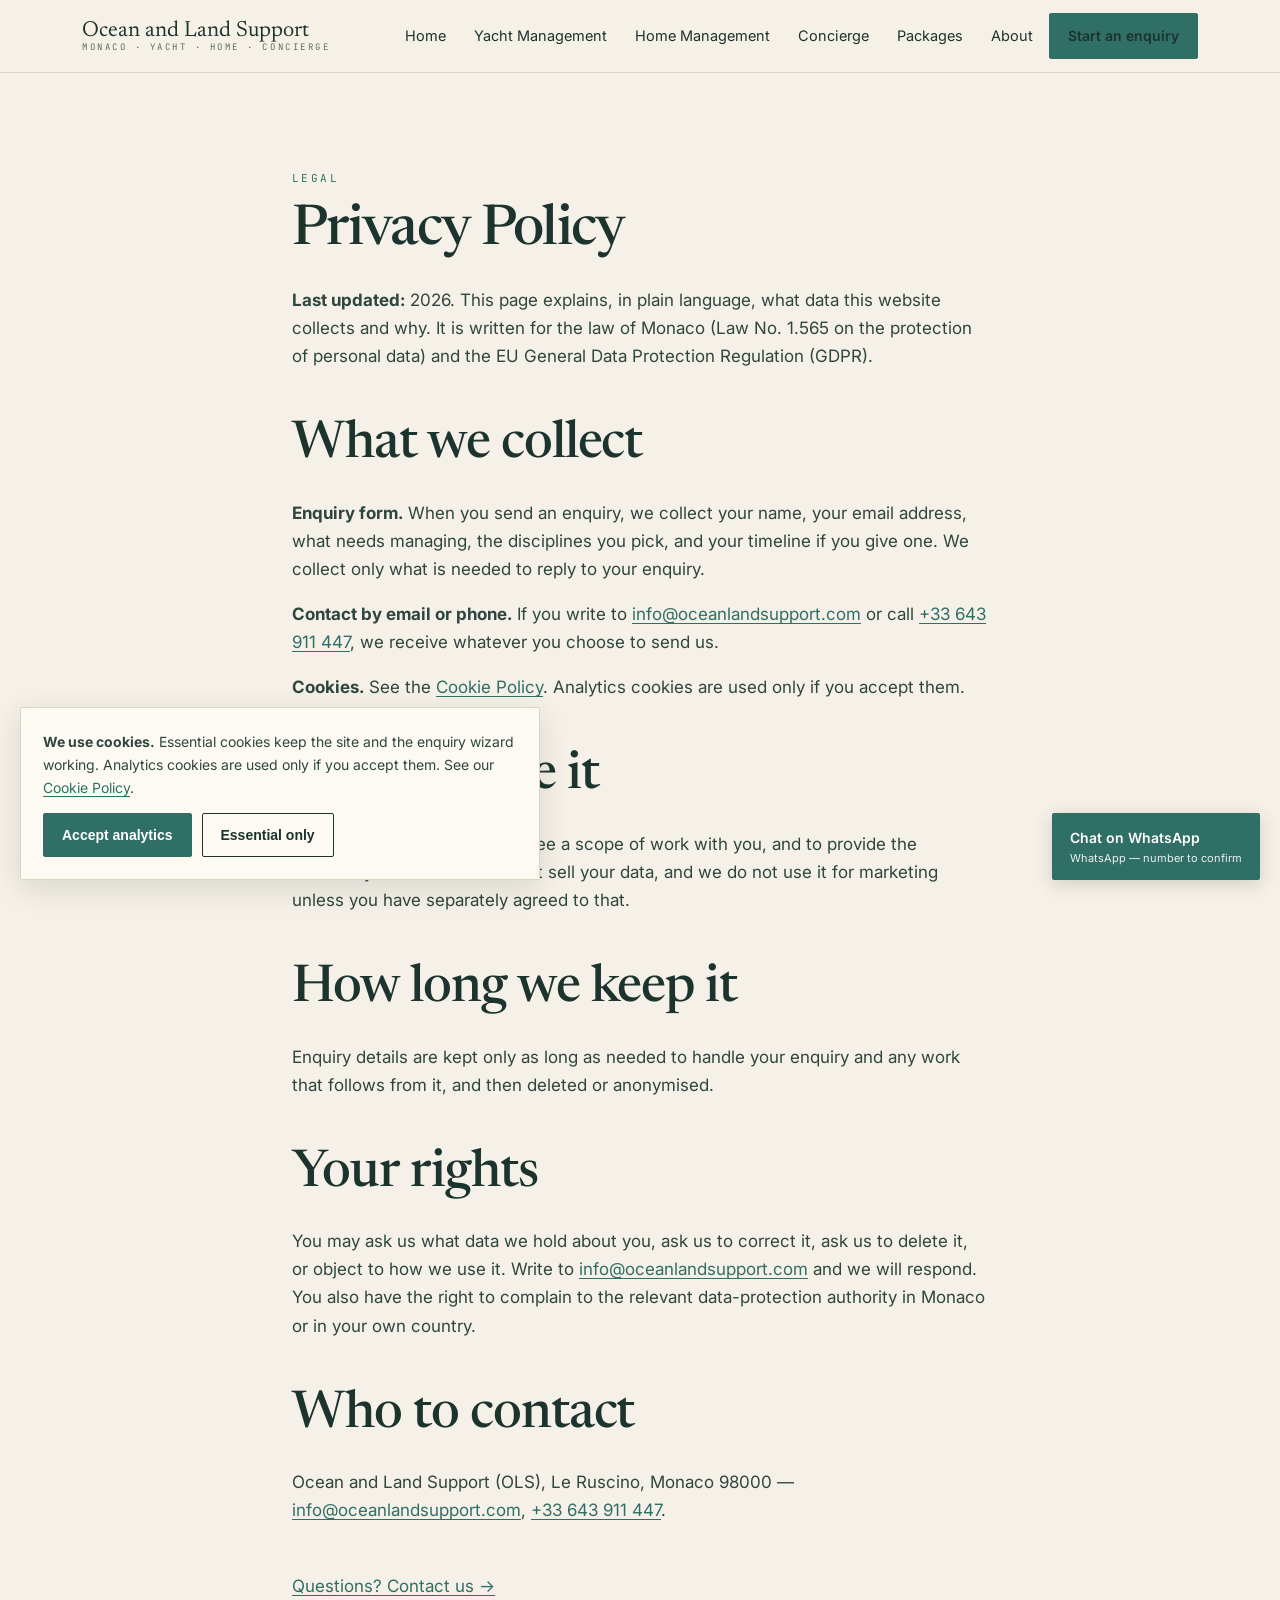
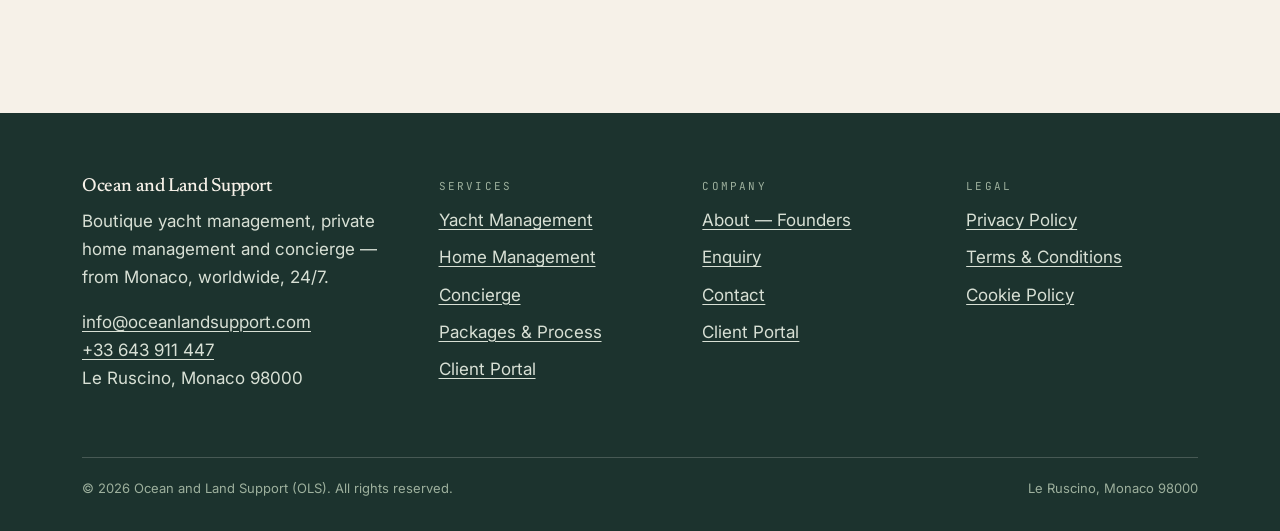
<file: privacy.html>
<!DOCTYPE html>
<html lang="en"><head><meta charset="utf-8"><meta name="viewport" content="width=device-width, initial-scale=1">
<title>Privacy Policy — Ocean and Land Support (OLS), Monaco</title><meta name="description" content="How Ocean and Land Support collects and uses your data, in plain language.">
<link rel="preconnect" href="https://fonts.googleapis.com"><link rel="preconnect" href="https://fonts.gstatic.com" crossorigin>
<link href="https://fonts.googleapis.com/css2?family=Newsreader:ital,opsz,wght@0,6..72,400;0,6..72,500;1,6..72,400&family=Inter:wght@400;500;600&family=JetBrains+Mono:wght@400;500&display=swap" rel="stylesheet">
<link rel="stylesheet" href="assets/css/style.css"></head>
<body><a class="skip" href="#main">Skip to content</a>
<header class="site"><div class="nav"><a class="brand" href="index.html">Ocean and Land Support<small>Monaco · Yacht · Home · Concierge</small></a><button class="menu-btn" aria-expanded="false" aria-controls="main-nav" aria-label="Open menu">☰</button><nav class="main" id="main-nav" aria-label="Primary"><a href="index.html">Home</a><a href="yacht-management.html">Yacht Management</a><a href="home-management.html">Home Management</a><a href="concierge.html">Concierge</a><a href="packages.html">Packages</a><a href="about.html">About</a><a class="btn small" href="enquiry.html">Start an enquiry</a></nav></div></header><main id="main"><section><div class="wrap legal"><p class="eyebrow">Legal</p><h1 style="font-size:clamp(36px,5vw,56px)">Privacy Policy</h1>
<p><strong>Last updated:</strong> 2026. This page explains, in plain language, what data this website collects and why. It is written for the law of Monaco (Law No. 1.565 on the protection of personal data) and the EU General Data Protection Regulation (GDPR).</p>
<h2>What we collect</h2><p><strong>Enquiry form.</strong> When you send an enquiry, we collect your name, your email address, what needs managing, the disciplines you pick, and your timeline if you give one. We collect only what is needed to reply to your enquiry.</p><p><strong>Contact by email or phone.</strong> If you write to <a href="mailto:info@oceanlandsupport.com">info@oceanlandsupport.com</a> or call <a href="tel:+33643911447">+33 643 911 447</a>, we receive whatever you choose to send us.</p><p><strong>Cookies.</strong> See the <a href="cookies.html">Cookie Policy</a>. Analytics cookies are used only if you accept them.</p>
<h2>Why we use it</h2><p>To reply to your enquiry, to agree a scope of work with you, and to provide the services you ask for. We do not sell your data, and we do not use it for marketing unless you have separately agreed to that.</p>
<h2>How long we keep it</h2><p>Enquiry details are kept only as long as needed to handle your enquiry and any work that follows from it, and then deleted or anonymised.</p>
<h2>Your rights</h2><p>You may ask us what data we hold about you, ask us to correct it, ask us to delete it, or object to how we use it. Write to <a href="mailto:info@oceanlandsupport.com">info@oceanlandsupport.com</a> and we will respond. You also have the right to complain to the relevant data-protection authority in Monaco or in your own country.</p>
<h2>Who to contact</h2><p>Ocean and Land Support (OLS), Le Ruscino, Monaco 98000 — <a href="mailto:info@oceanlandsupport.com">info@oceanlandsupport.com</a>, <a href="tel:+33643911447">+33 643 911 447</a>.</p><p style="margin-top:48px"><a href="contact.html">Questions? Contact us →</a></p></div></section></main><footer class="site"><div class="wrap"><div class="foot-grid">
<div><h3>Ocean and Land Support</h3><p style="color:#D8E0D5">Boutique yacht management, private home management and concierge — from Monaco, worldwide, 24/7.</p><p style="color:#D8E0D5"><a href="mailto:info@oceanlandsupport.com">info@oceanlandsupport.com</a><br><a href="tel:+33643911447">+33 643 911 447</a><br>Le Ruscino, Monaco 98000</p></div>
<div><p class="label">Services</p><ul><li><a href="yacht-management.html">Yacht Management</a></li><li><a href="home-management.html">Home Management</a></li><li><a href="concierge.html">Concierge</a></li><li><a href="packages.html">Packages & Process</a></li><li><a href="client-portal.html">Client Portal</a></li></ul></div>
<div><p class="label">Company</p><ul><li><a href="about.html">About — Founders</a></li><li><a href="enquiry.html">Enquiry</a></li><li><a href="contact.html">Contact</a></li><li><a href="client-portal.html">Client Portal</a></li></ul></div>
<div><p class="label">Legal</p><ul><li><a href="privacy.html">Privacy Policy</a></li><li><a href="terms.html">Terms & Conditions</a></li><li><a href="cookies.html">Cookie Policy</a></li></ul></div>
</div><div class="foot-base"><span>© 2026 Ocean and Land Support (OLS). All rights reserved.</span><span>Le Ruscino, Monaco 98000</span></div></div></footer>
<a class="wa-float" href="enquiry.html#whatsapp">Chat on WhatsApp<small>WhatsApp — number to confirm</small></a>
<div class="cookie" id="cookie-banner" role="dialog" aria-label="Cookie consent"><p><strong>We use cookies.</strong> Essential cookies keep the site and the enquiry wizard working. Analytics cookies are used only if you accept them. See our <a href="cookies.html">Cookie Policy</a>.</p><div class="row"><button class="btn small" id="cookie-accept" type="button">Accept analytics</button><button class="btn ghost small" id="cookie-decline" type="button">Essential only</button></div></div>
<script src="assets/js/main.js"></script></body></html>
</file>
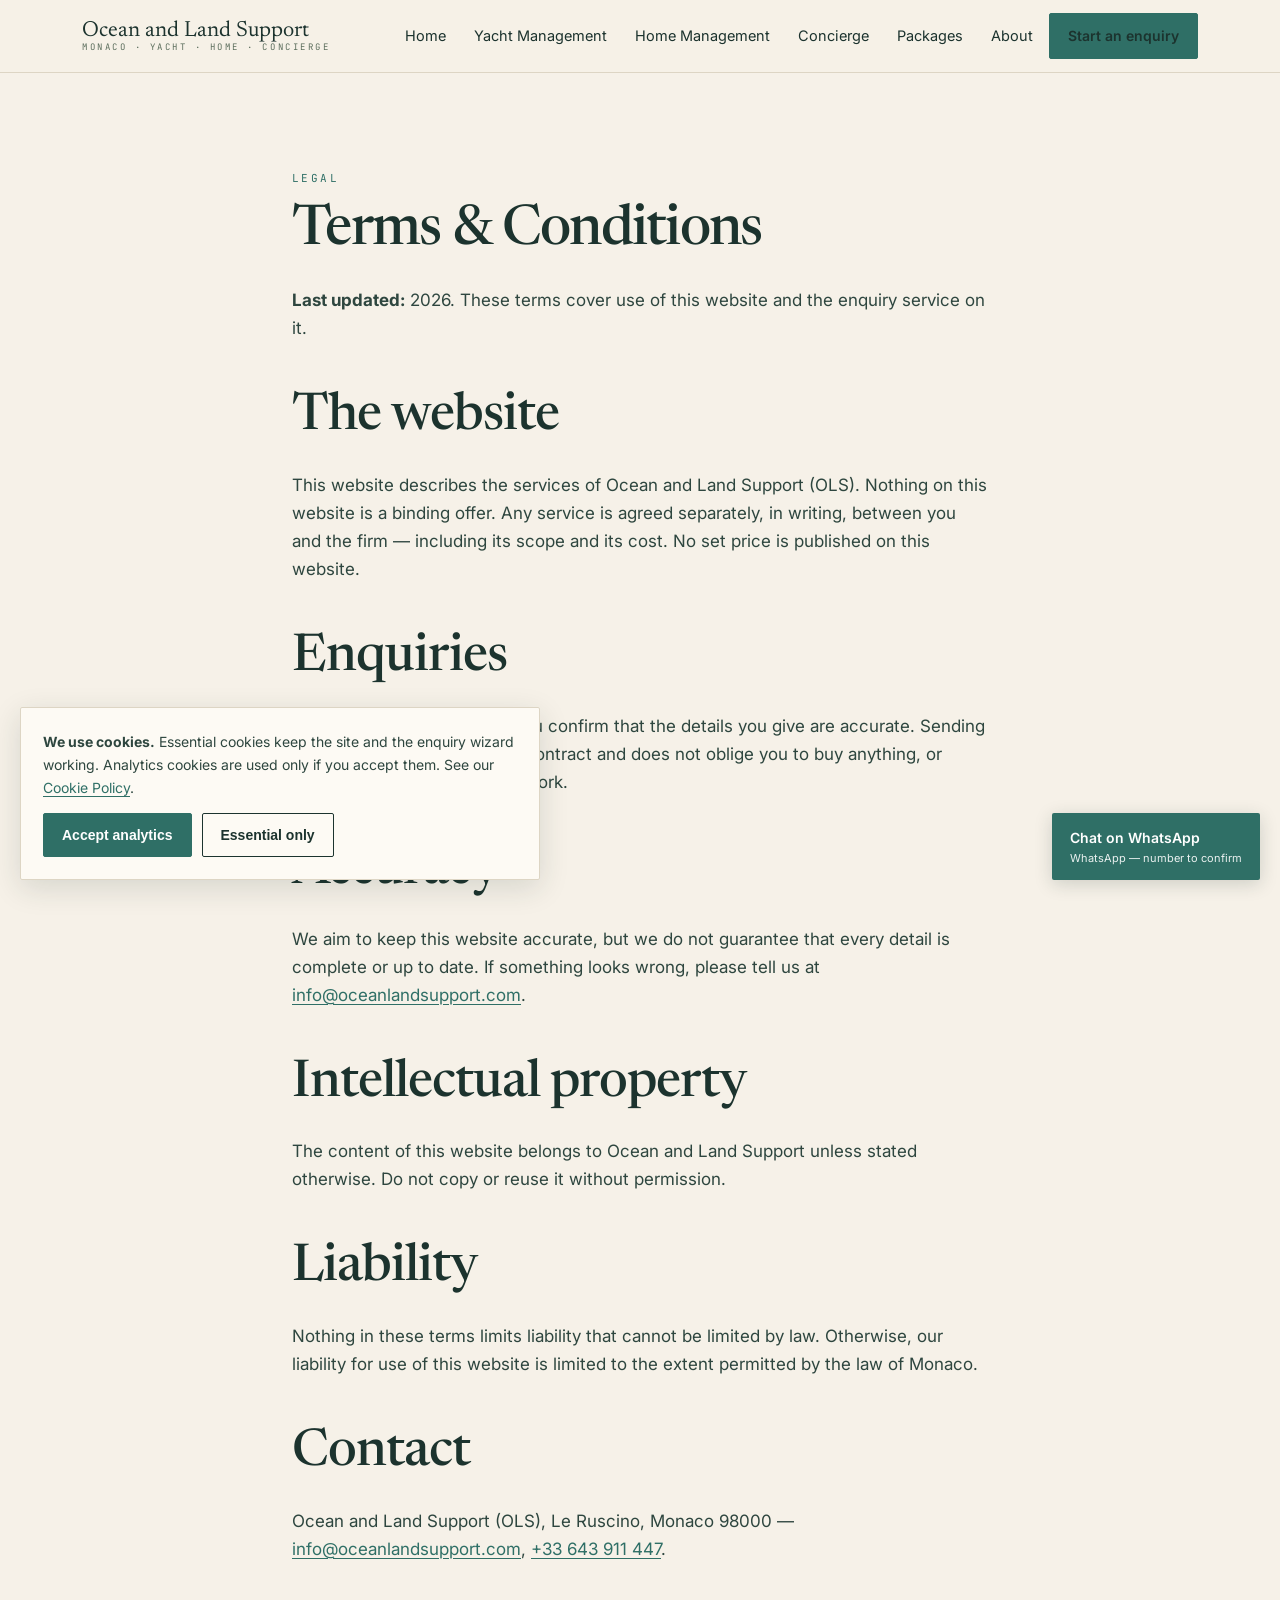
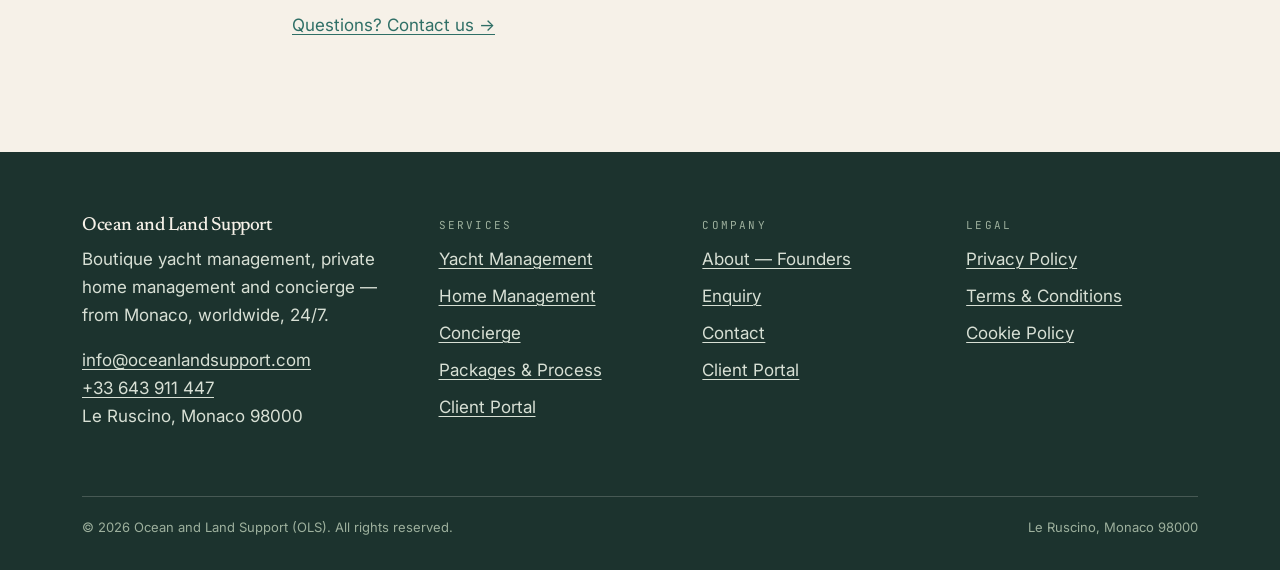
<file: terms.html>
<!DOCTYPE html>
<html lang="en"><head><meta charset="utf-8"><meta name="viewport" content="width=device-width, initial-scale=1">
<title>Terms & Conditions — Ocean and Land Support (OLS), Monaco</title><meta name="description" content="Terms of use for the Ocean and Land Support website and enquiry service.">
<link rel="preconnect" href="https://fonts.googleapis.com"><link rel="preconnect" href="https://fonts.gstatic.com" crossorigin>
<link href="https://fonts.googleapis.com/css2?family=Newsreader:ital,opsz,wght@0,6..72,400;0,6..72,500;1,6..72,400&family=Inter:wght@400;500;600&family=JetBrains+Mono:wght@400;500&display=swap" rel="stylesheet">
<link rel="stylesheet" href="assets/css/style.css"></head>
<body><a class="skip" href="#main">Skip to content</a>
<header class="site"><div class="nav"><a class="brand" href="index.html">Ocean and Land Support<small>Monaco · Yacht · Home · Concierge</small></a><button class="menu-btn" aria-expanded="false" aria-controls="main-nav" aria-label="Open menu">☰</button><nav class="main" id="main-nav" aria-label="Primary"><a href="index.html">Home</a><a href="yacht-management.html">Yacht Management</a><a href="home-management.html">Home Management</a><a href="concierge.html">Concierge</a><a href="packages.html">Packages</a><a href="about.html">About</a><a class="btn small" href="enquiry.html">Start an enquiry</a></nav></div></header><main id="main"><section><div class="wrap legal"><p class="eyebrow">Legal</p><h1 style="font-size:clamp(36px,5vw,56px)">Terms & Conditions</h1>
<p><strong>Last updated:</strong> 2026. These terms cover use of this website and the enquiry service on it.</p>
<h2>The website</h2><p>This website describes the services of Ocean and Land Support (OLS). Nothing on this website is a binding offer. Any service is agreed separately, in writing, between you and the firm — including its scope and its cost. No set price is published on this website.</p>
<h2>Enquiries</h2><p>When you send an enquiry, you confirm that the details you give are accurate. Sending an enquiry does not create a contract and does not oblige you to buy anything, or oblige the firm to accept the work.</p>
<h2>Accuracy</h2><p>We aim to keep this website accurate, but we do not guarantee that every detail is complete or up to date. If something looks wrong, please tell us at <a href="mailto:info@oceanlandsupport.com">info@oceanlandsupport.com</a>.</p>
<h2>Intellectual property</h2><p>The content of this website belongs to Ocean and Land Support unless stated otherwise. Do not copy or reuse it without permission.</p>
<h2>Liability</h2><p>Nothing in these terms limits liability that cannot be limited by law. Otherwise, our liability for use of this website is limited to the extent permitted by the law of Monaco.</p>
<h2>Contact</h2><p>Ocean and Land Support (OLS), Le Ruscino, Monaco 98000 — <a href="mailto:info@oceanlandsupport.com">info@oceanlandsupport.com</a>, <a href="tel:+33643911447">+33 643 911 447</a>.</p><p style="margin-top:48px"><a href="contact.html">Questions? Contact us →</a></p></div></section></main><footer class="site"><div class="wrap"><div class="foot-grid">
<div><h3>Ocean and Land Support</h3><p style="color:#D8E0D5">Boutique yacht management, private home management and concierge — from Monaco, worldwide, 24/7.</p><p style="color:#D8E0D5"><a href="mailto:info@oceanlandsupport.com">info@oceanlandsupport.com</a><br><a href="tel:+33643911447">+33 643 911 447</a><br>Le Ruscino, Monaco 98000</p></div>
<div><p class="label">Services</p><ul><li><a href="yacht-management.html">Yacht Management</a></li><li><a href="home-management.html">Home Management</a></li><li><a href="concierge.html">Concierge</a></li><li><a href="packages.html">Packages & Process</a></li><li><a href="client-portal.html">Client Portal</a></li></ul></div>
<div><p class="label">Company</p><ul><li><a href="about.html">About — Founders</a></li><li><a href="enquiry.html">Enquiry</a></li><li><a href="contact.html">Contact</a></li><li><a href="client-portal.html">Client Portal</a></li></ul></div>
<div><p class="label">Legal</p><ul><li><a href="privacy.html">Privacy Policy</a></li><li><a href="terms.html">Terms & Conditions</a></li><li><a href="cookies.html">Cookie Policy</a></li></ul></div>
</div><div class="foot-base"><span>© 2026 Ocean and Land Support (OLS). All rights reserved.</span><span>Le Ruscino, Monaco 98000</span></div></div></footer>
<a class="wa-float" href="enquiry.html#whatsapp">Chat on WhatsApp<small>WhatsApp — number to confirm</small></a>
<div class="cookie" id="cookie-banner" role="dialog" aria-label="Cookie consent"><p><strong>We use cookies.</strong> Essential cookies keep the site and the enquiry wizard working. Analytics cookies are used only if you accept them. See our <a href="cookies.html">Cookie Policy</a>.</p><div class="row"><button class="btn small" id="cookie-accept" type="button">Accept analytics</button><button class="btn ghost small" id="cookie-decline" type="button">Essential only</button></div></div>
<script src="assets/js/main.js"></script></body></html>
</file>
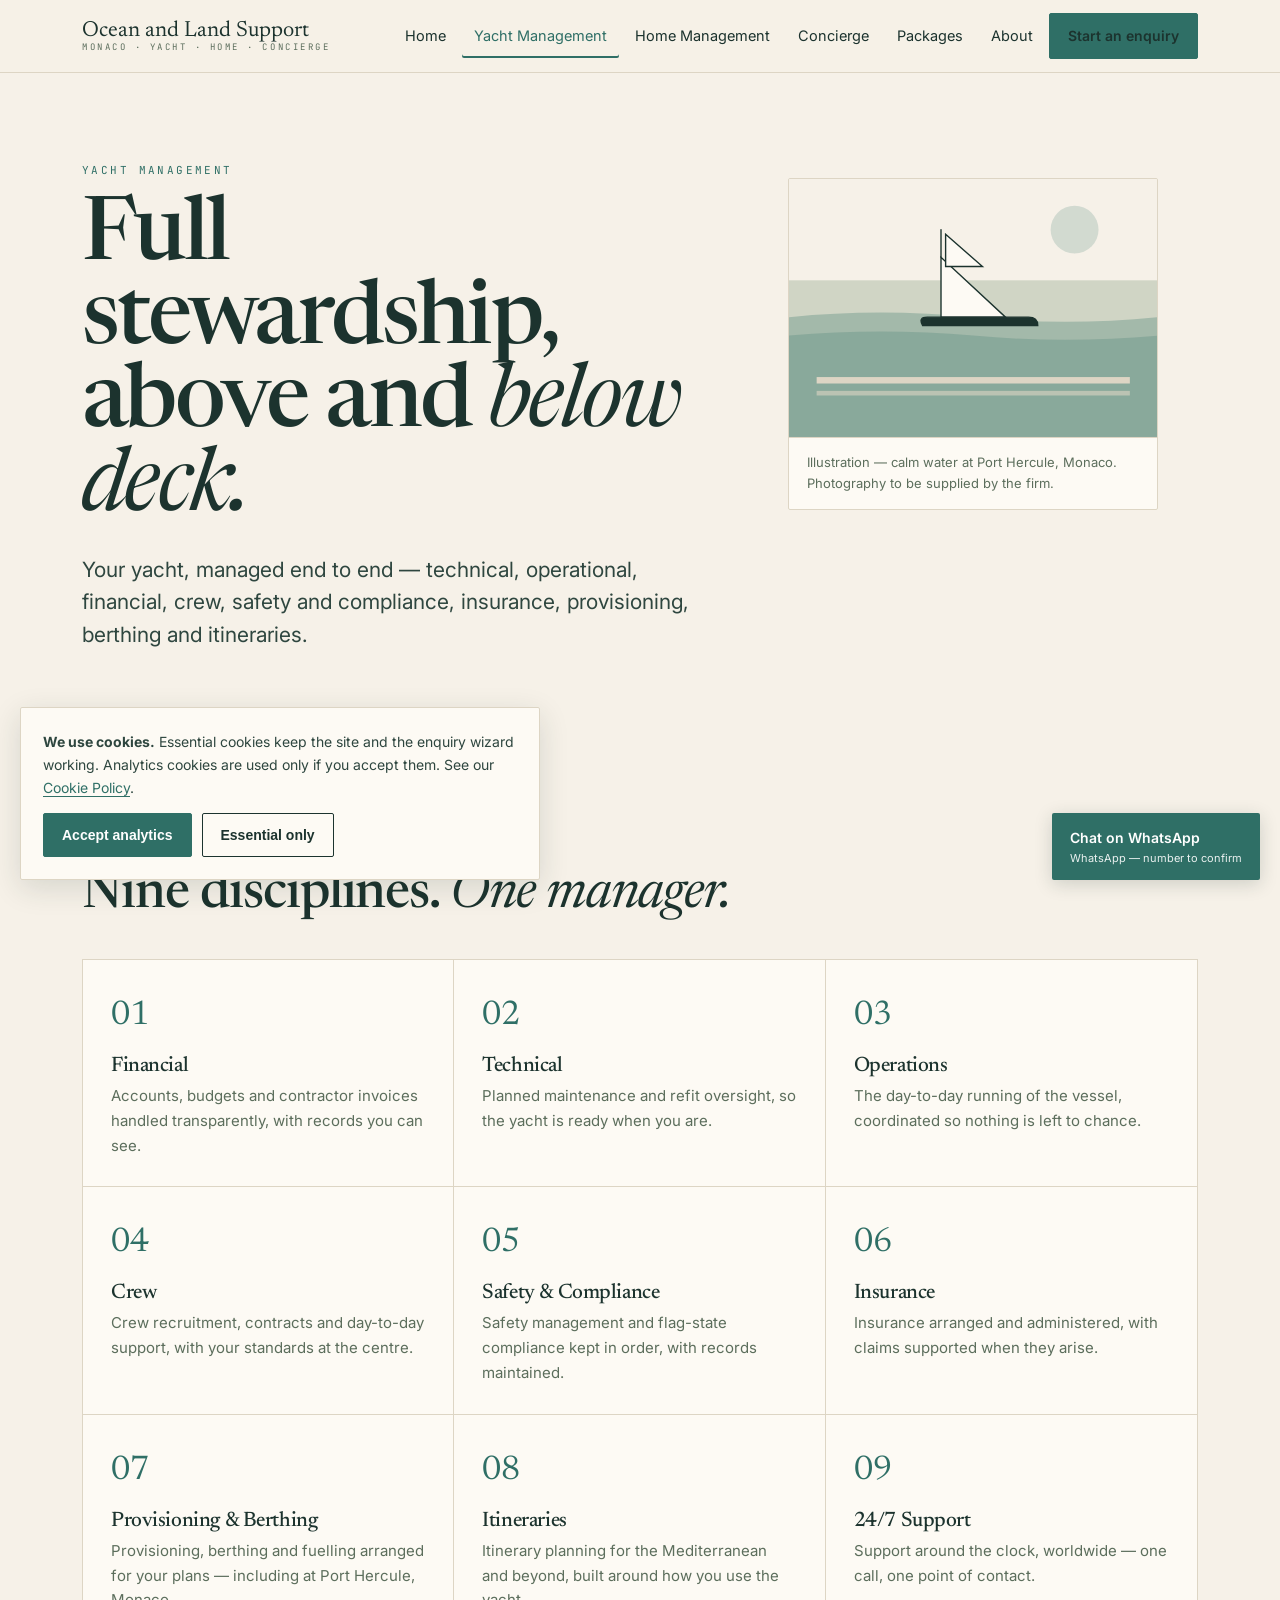
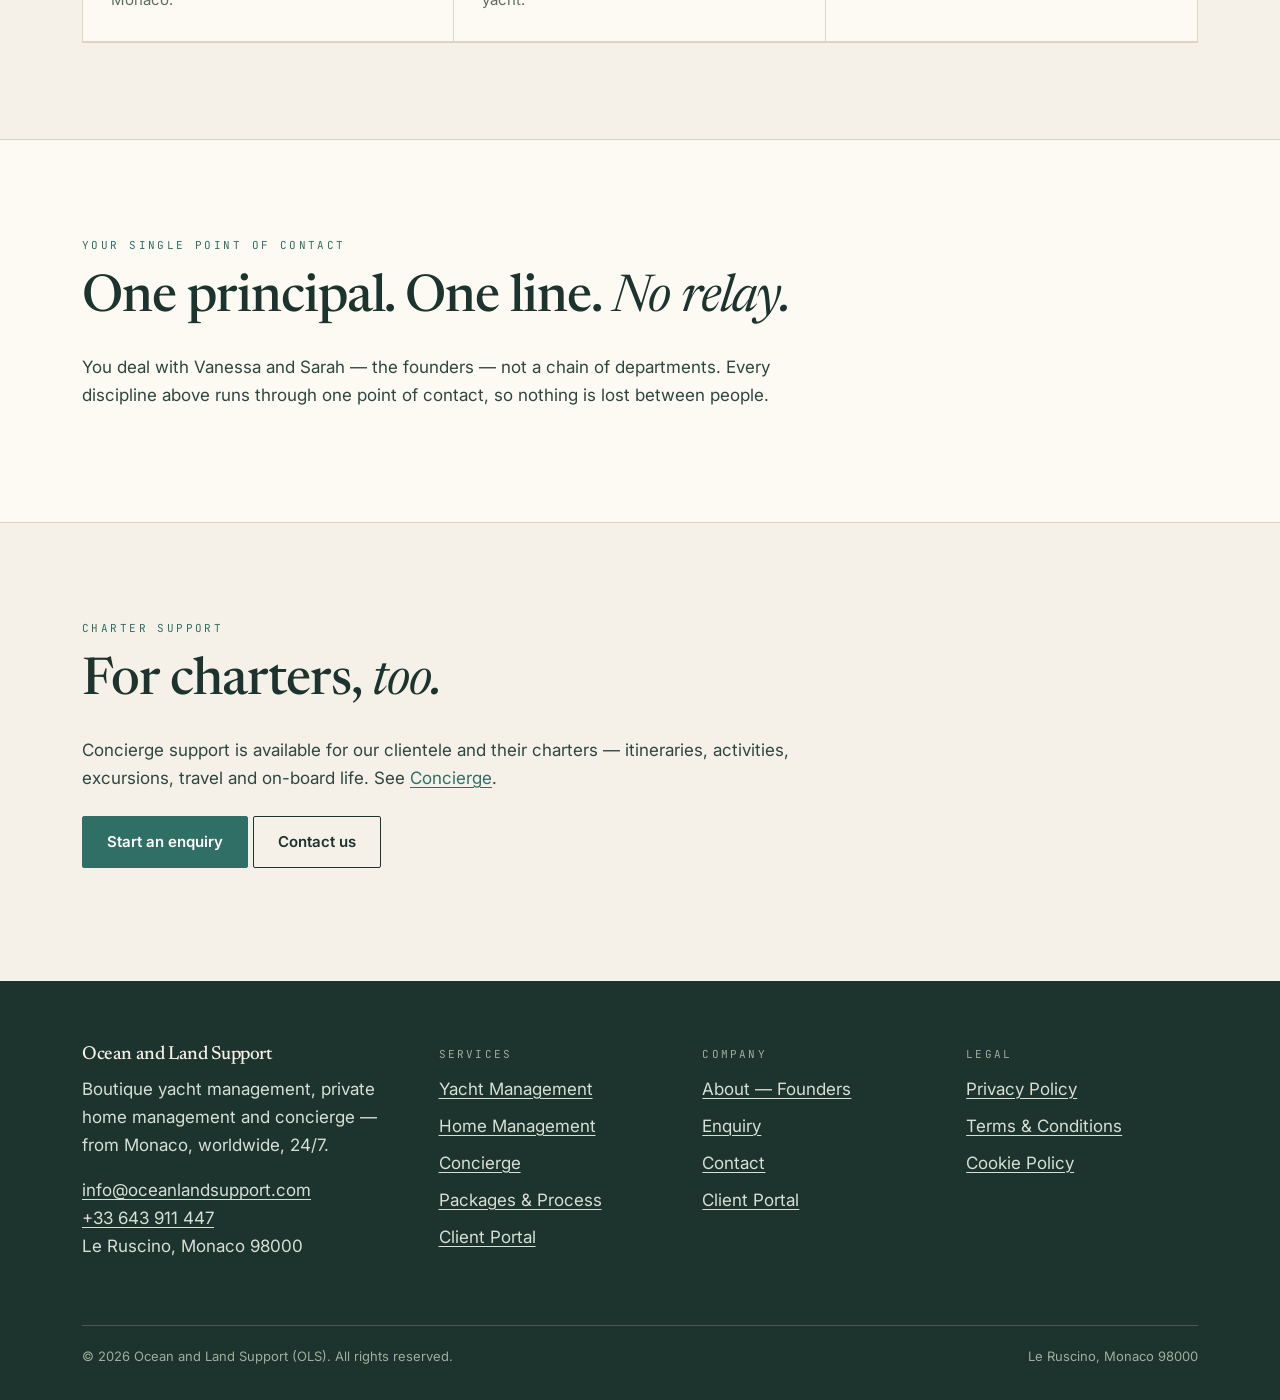
<file: yacht-management.html>
<!DOCTYPE html>
<html lang="en"><head><meta charset="utf-8"><meta name="viewport" content="width=device-width, initial-scale=1">
<title>Yacht Management — Ocean and Land Support (OLS), Monaco</title><meta name="description" content="Full yacht management from Monaco: technical, operational, financial, crew, safety, insurance, provisioning, berthing and itineraries.">
<link rel="preconnect" href="https://fonts.googleapis.com"><link rel="preconnect" href="https://fonts.gstatic.com" crossorigin>
<link href="https://fonts.googleapis.com/css2?family=Newsreader:ital,opsz,wght@0,6..72,400;0,6..72,500;1,6..72,400&family=Inter:wght@400;500;600&family=JetBrains+Mono:wght@400;500&display=swap" rel="stylesheet">
<link rel="stylesheet" href="assets/css/style.css"></head>
<body><a class="skip" href="#main">Skip to content</a>
<header class="site"><div class="nav"><a class="brand" href="index.html">Ocean and Land Support<small>Monaco · Yacht · Home · Concierge</small></a><button class="menu-btn" aria-expanded="false" aria-controls="main-nav" aria-label="Open menu">☰</button><nav class="main" id="main-nav" aria-label="Primary"><a href="index.html">Home</a><a href="yacht-management.html" aria-current="page">Yacht Management</a><a href="home-management.html">Home Management</a><a href="concierge.html">Concierge</a><a href="packages.html">Packages</a><a href="about.html">About</a><a class="btn small" href="enquiry.html">Start an enquiry</a></nav></div></header><main id="main"><section class="hero"><div class="wrap"><div class="hero-grid"><div><p class="eyebrow">Yacht Management</p><h1>Full stewardship,<br>above and <em>below deck.</em></h1><p class="lede">Your yacht, managed end to end — technical, operational, financial, crew, safety and compliance, insurance, provisioning, berthing and itineraries.</p></div><figure class="hero-art"><svg viewBox="0 0 800 560" role="img" aria-label="Calm Mediterranean water beside a limestone terrace at Port Hercule, Monaco"><rect width="800" height="560" fill="#EFE8D8"/><rect y="0" width="800" height="220" fill="#F6F1E8"/><circle cx="620" cy="110" r="52" fill="#2F6F66" opacity=".18"/><rect y="220" width="800" height="340" fill="#2F6F66" opacity=".16"/><path d="M0 300 Q200 280 400 300 T800 300 V560 H0 Z" fill="#2F6F66" opacity=".28"/><path d="M0 340 Q200 322 400 340 T800 340 V560 H0 Z" fill="#2F6F66" opacity=".22"/><g stroke="#1C332E" stroke-width="3" fill="none" stroke-linecap="round"><path d="M330 300 L330 170 L470 300 Z" fill="#FDFAF4"/><path d="M330 170 L330 110"/><path d="M340 120 L420 190 L340 190 Z" fill="#FDFAF4"/><path d="M300 300 H520 Q540 300 540 318 H290 Q280 300 300 300 Z" fill="#1C332E" stroke="#1C332E"/></g><rect x="60" y="430" width="680" height="14" fill="#DDD5C4"/><rect x="60" y="460" width="680" height="10" fill="#DDD5C4" opacity=".6"/></svg><figcaption>Illustration — calm water at Port Hercule, Monaco. Photography to be supplied by the firm.</figcaption></figure></div></div></section>
<section><div class="wrap"><p class="eyebrow">The scope, in full</p><h2>Nine disciplines. <em>One manager.</em></h2><div class="expertise" style="margin-top:36px"><article><div class="num">01</div><h3>Financial</h3><p>Accounts, budgets and contractor invoices handled transparently, with records you can see.</p></article><article><div class="num">02</div><h3>Technical</h3><p>Planned maintenance and refit oversight, so the yacht is ready when you are.</p></article><article><div class="num">03</div><h3>Operations</h3><p>The day-to-day running of the vessel, coordinated so nothing is left to chance.</p></article><article><div class="num">04</div><h3>Crew</h3><p>Crew recruitment, contracts and day-to-day support, with your standards at the centre.</p></article><article><div class="num">05</div><h3>Safety &amp; Compliance</h3><p>Safety management and flag-state compliance kept in order, with records maintained.</p></article><article><div class="num">06</div><h3>Insurance</h3><p>Insurance arranged and administered, with claims supported when they arise.</p></article><article><div class="num">07</div><h3>Provisioning &amp; Berthing</h3><p>Provisioning, berthing and fuelling arranged for your plans — including at Port Hercule, Monaco.</p></article><article><div class="num">08</div><h3>Itineraries</h3><p>Itinerary planning for the Mediterranean and beyond, built around how you use the yacht.</p></article><article><div class="num">09</div><h3>24/7 Support</h3><p>Support around the clock, worldwide — one call, one point of contact.</p></article></div></div></section>
<section style="background:var(--surface);border-top:1px solid var(--hairline);border-bottom:1px solid var(--hairline)"><div class="wrap"><p class="eyebrow">Your single point of contact</p><h2>One principal. One line. <em>No relay.</em></h2><p>You deal with Vanessa and Sarah — the founders — not a chain of departments. Every discipline above runs through one point of contact, so nothing is lost between people.</div></section>
<section><div class="wrap"><p class="eyebrow">Charter support</p><h2>For charters, <em>too.</em></h2><p>Concierge support is available for our clientele and their charters — itineraries, activities, excursions, travel and on-board life. See <a href="concierge.html">Concierge</a>.</p><p style="margin-top:24px"><a class="btn" href="enquiry.html">Start an enquiry</a> <a class="btn ghost" href="contact.html">Contact us</a></p></div></section></main><footer class="site"><div class="wrap"><div class="foot-grid">
<div><h3>Ocean and Land Support</h3><p style="color:#D8E0D5">Boutique yacht management, private home management and concierge — from Monaco, worldwide, 24/7.</p><p style="color:#D8E0D5"><a href="mailto:info@oceanlandsupport.com">info@oceanlandsupport.com</a><br><a href="tel:+33643911447">+33 643 911 447</a><br>Le Ruscino, Monaco 98000</p></div>
<div><p class="label">Services</p><ul><li><a href="yacht-management.html">Yacht Management</a></li><li><a href="home-management.html">Home Management</a></li><li><a href="concierge.html">Concierge</a></li><li><a href="packages.html">Packages & Process</a></li><li><a href="client-portal.html">Client Portal</a></li></ul></div>
<div><p class="label">Company</p><ul><li><a href="about.html">About — Founders</a></li><li><a href="enquiry.html">Enquiry</a></li><li><a href="contact.html">Contact</a></li><li><a href="client-portal.html">Client Portal</a></li></ul></div>
<div><p class="label">Legal</p><ul><li><a href="privacy.html">Privacy Policy</a></li><li><a href="terms.html">Terms & Conditions</a></li><li><a href="cookies.html">Cookie Policy</a></li></ul></div>
</div><div class="foot-base"><span>© 2026 Ocean and Land Support (OLS). All rights reserved.</span><span>Le Ruscino, Monaco 98000</span></div></div></footer>
<a class="wa-float" href="enquiry.html#whatsapp">Chat on WhatsApp<small>WhatsApp — number to confirm</small></a>
<div class="cookie" id="cookie-banner" role="dialog" aria-label="Cookie consent"><p><strong>We use cookies.</strong> Essential cookies keep the site and the enquiry wizard working. Analytics cookies are used only if you accept them. See our <a href="cookies.html">Cookie Policy</a>.</p><div class="row"><button class="btn small" id="cookie-accept" type="button">Accept analytics</button><button class="btn ghost small" id="cookie-decline" type="button">Essential only</button></div></div>
<script src="assets/js/main.js"></script></body></html>
</file>
<file: assets/css/style.css>
html{background:#F6F1E8}
:root{
  --paper:#F6F1E8; --surface:#FDFAF4; --surface2:#EFE8D8; --ink:#1C332E; --body:#2E463F;
  --muted:#7A8B7A; --muted-ink:#5C6E5C; --hairline:#DDD5C4; --accent:#2F6F66; --accent-dark:#24564F;
  --accent-ink:#fff; --radius:2px;
  --serif:"Newsreader",Georgia,serif; --sans:"Inter",system-ui,-apple-system,"Segoe UI",sans-serif;
  --mono:"JetBrains Mono",ui-monospace,SFMono-Regular,Menlo,monospace;
}
*{box-sizing:border-box}
body{margin:0;background:var(--paper);color:var(--body);font-family:var(--sans);font-size:17px;line-height:1.65;-webkit-font-smoothing:antialiased}
::selection{background:var(--accent);color:#fff}
a{color:var(--accent);text-decoration-thickness:1px;text-underline-offset:3px}
a:hover{color:var(--accent-dark)}
:focus-visible{outline:3px solid var(--accent);outline-offset:2px}
img,svg{max-width:100%}
h1,h2,h3{font-family:var(--serif);color:var(--ink);font-weight:500;line-height:1.05;letter-spacing:-.02em;margin:0 0 .5em}
h1{font-size:clamp(44px,7vw,88px);line-height:.95;letter-spacing:-.03em}
h1 em,h2 em{font-style:italic;font-weight:400}
h2{font-size:clamp(32px,4.2vw,52px)}
h3{font-size:clamp(22px,2.6vw,28px)}
p{margin:0 0 1em;max-width:68ch}
.lede{font-size:clamp(18px,2vw,21px);line-height:1.55;color:var(--body);max-width:56ch}
.label{font-family:var(--mono);font-size:11px;letter-spacing:.2em;text-transform:uppercase;color:var(--muted-ink)}
.eyebrow{font-family:var(--mono);font-size:11px;letter-spacing:.22em;text-transform:uppercase;color:var(--accent);margin:0 0 18px}
.wrap{max-width:1180px;margin:0 auto;padding:0 32px}
section{padding:96px 0}
section.tight{padding:64px 0}
hr.rule{border:0;border-top:1px solid var(--hairline);margin:0}
.skip{position:absolute;left:-9999px;top:0;background:var(--ink);color:#fff;padding:12px 18px;z-index:200}
.skip:focus{left:12px;top:12px;color:#fff}
/* Header */
header.site{position:sticky;top:0;z-index:100;background:rgba(246,241,232,.96);border-bottom:1px solid var(--hairline)}
.nav{display:flex;align-items:center;gap:28px;max-width:1180px;margin:0 auto;padding:0 32px;height:72px}
.brand{font-family:var(--serif);font-size:22px;color:var(--ink);text-decoration:none;line-height:1.05;white-space:nowrap}
.brand small{display:block;font-family:var(--mono);font-size:9px;letter-spacing:.28em;text-transform:uppercase;color:var(--muted-ink)}
nav.main{margin-left:auto;display:flex;gap:4px;align-items:center}
nav.main a{color:var(--ink);text-decoration:none;font-size:14.5px;padding:10px 12px;border-radius:var(--radius)}
nav.main a:hover{background:var(--surface2)}
nav.main a[aria-current="page"]{color:var(--accent);box-shadow:inset 0 -2px 0 var(--accent)}
.btn{display:inline-flex;align-items:center;justify-content:center;gap:8px;min-height:48px;padding:13px 24px;background:var(--accent);color:#fff;text-decoration:none;font-size:15px;font-weight:600;border:1px solid var(--accent);border-radius:var(--radius);cursor:pointer;transition:transform .2s ease,background .2s ease}
.btn:hover{background:var(--accent-dark);color:#fff}
.btn:active{transform:scale(.97)}
.btn.ghost{background:transparent;color:var(--ink);border-color:var(--ink)}
.btn.ghost:hover{background:var(--ink);color:var(--paper)}
.btn.small{min-height:44px;padding:10px 18px;font-size:14px}
.menu-btn{display:none;margin-left:auto;background:none;border:1px solid var(--hairline);border-radius:var(--radius);min-height:44px;min-width:44px;font-size:20px;color:var(--ink);cursor:pointer}
/* Hero */
.hero{padding:88px 0 64px}
.hero-grid{display:grid;grid-template-columns:1.15fr .85fr;gap:56px;align-items:start}
.hero h1{margin-bottom:22px}
.doors{display:flex;gap:12px;flex-wrap:wrap;margin:28px 0 16px}
.door{flex:1;min-width:200px;background:var(--surface);border:1px solid var(--hairline);border-radius:var(--radius);padding:24px;text-decoration:none;color:var(--ink);display:block;transition:transform .25s cubic-bezier(.16,1,.3,1),border-color .25s}
.door:hover{transform:translateY(-2px);border-color:var(--accent)}
.door .num{font-family:var(--mono);font-size:11px;letter-spacing:.2em;color:var(--accent)}
.door h3{margin:10px 0 6px}
.door p{margin:0;font-size:15px;color:var(--muted-ink)}
.hero-art{background:var(--surface);border:1px solid var(--hairline);border-radius:var(--radius);overflow:hidden}
.hero-art svg{display:block;width:100%;height:auto}
.hero-art figcaption{padding:14px 18px;font-size:13px;color:var(--muted-ink);border-top:1px solid var(--hairline)}
.trust{display:flex;flex-wrap:wrap;gap:8px 0;border-top:1px solid var(--hairline);border-bottom:1px solid var(--hairline);padding:18px 0;margin-top:56px}
.trust span{font-family:var(--mono);font-size:11px;letter-spacing:.18em;text-transform:uppercase;color:var(--muted-ink);padding:0 22px;border-right:1px solid var(--hairline)}
.trust span:first-child{padding-left:0}
.trust span:last-child{border-right:0}
/* Cards / grids */
.grid3{display:grid;grid-template-columns:repeat(3,1fr);gap:24px}
.grid2{display:grid;grid-template-columns:repeat(2,1fr);gap:24px}
.card{background:var(--surface);border:1px solid var(--hairline);border-radius:var(--radius);padding:32px}
.card .num{font-family:var(--serif);font-size:44px;color:var(--accent);line-height:1}
.card h3{margin:16px 0 8px}
.card p{margin:0;color:var(--muted-ink)}
.card a.more{display:inline-block;margin-top:16px;font-weight:600}
.strip{background:var(--surface);border-top:1px solid var(--hairline);border-bottom:1px solid var(--hairline)}
.strip .wrap{display:flex;gap:32px;align-items:baseline;flex-wrap:wrap;padding-top:36px;padding-bottom:36px}
.strip p{margin:0;font-family:var(--serif);font-size:clamp(20px,2.4vw,26px);color:var(--ink);line-height:1.3}
.steps{display:grid;grid-template-columns:repeat(4,1fr);gap:24px;counter-reset:step}
.step{border-top:2px solid var(--accent);padding-top:18px}
.step .n{font-family:var(--mono);font-size:11px;letter-spacing:.2em;color:var(--accent)}
.step h3{font-size:22px;margin:10px 0 6px}
.step p{margin:0;font-size:15px;color:var(--muted-ink)}
.expertise{display:grid;grid-template-columns:repeat(3,1fr);gap:0;border:1px solid var(--hairline);background:var(--surface)}
.expertise article{padding:28px;border-right:1px solid var(--hairline);border-bottom:1px solid var(--hairline)}
.expertise article:nth-child(3n){border-right:0}
.expertise .num{font-family:var(--serif);font-size:34px;color:var(--accent)}
.expertise h3{font-size:21px;margin:12px 0 6px}
.expertise p{margin:0;font-size:15px;color:var(--muted-ink)}
.check{list-style:none;padding:0;margin:0}
.check li{padding:12px 0 12px 34px;border-bottom:1px solid var(--hairline);position:relative}
.check li::before{content:"—";position:absolute;left:0;color:var(--accent);font-weight:700}
.faq details{background:var(--surface);border:1px solid var(--hairline);border-radius:var(--radius);padding:22px 26px;margin-bottom:12px}
.faq summary{cursor:pointer;font-family:var(--serif);font-size:21px;color:var(--ink);list-style:none}
.faq summary::-webkit-details-marker{display:none}
.faq summary::after{content:"+";float:right;color:var(--accent);font-family:var(--sans)}
.faq details[open ] summary::after{content:"–"}
.faq p{margin:14px 0 0}
/* Founders */
.founder{display:grid;grid-template-columns:220px 1fr;gap:32px}
.portrait{aspect-ratio:4/5;background:var(--surface2);border:1px solid var(--hairline);border-radius:var(--radius);display:flex;flex-direction:column;align-items:center;justify-content:center;text-align:center;padding:20px;color:var(--muted-ink)}
.portrait .initials{font-family:var(--serif);font-size:56px;color:var(--accent);line-height:1}
.portrait p{font-size:12px;margin:14px 0 0;font-family:var(--mono);letter-spacing:.12em;text-transform:uppercase}
blockquote{margin:0;font-family:var(--serif);font-size:clamp(20px,2.4vw,26px);line-height:1.35;color:var(--ink)}
blockquote footer{font-family:var(--sans);font-size:14px;color:var(--muted-ink);margin-top:12px}
/* Packages */
.pkg-toggle{display:flex;gap:0;border:1px solid var(--ink);border-radius:var(--radius);overflow:hidden;width:max-content;max-width:100%;margin-bottom:28px}
.pkg-toggle button{background:var(--surface);border:0;padding:14px 26px;font-size:15px;font-weight:600;color:var(--ink);cursor:pointer;min-height:48px}
.pkg-toggle button[aria-pressed="true"]{background:var(--accent);color:#fff}
.pkg-grid{display:grid;grid-template-columns:1fr 1fr;gap:24px}
.pkg{background:var(--surface);border:1px solid var(--hairline);border-radius:var(--radius);padding:36px}
.pkg.selected{border:2px solid var(--accent)}
.pkg h3{margin:8px 0}
.pkg .price-note{font-family:var(--mono);font-size:12px;letter-spacing:.08em;color:var(--muted-ink);text-transform:uppercase}
/* Wizard */
.wizard{background:var(--surface);border:1px solid var(--hairline);border-radius:var(--radius);padding:36px;max-width:820px}
.wizard .progress{font-family:var(--mono);font-size:11px;letter-spacing:.2em;text-transform:uppercase;color:var(--muted-ink);margin-bottom:8px}
.wizard .bar{height:3px;background:var(--surface2);margin:14px 0 28px}
.wizard .bar i{display:block;height:100%;background:var(--accent);transition:width .4s ease}
.choice-grid{display:grid;grid-template-columns:repeat(2,1fr);gap:12px;margin:16px 0}
.choice{border:1px solid var(--hairline);background:var(--paper);border-radius:var(--radius);padding:18px;text-align:left;cursor:pointer;font-size:16px;color:var(--ink);min-height:56px}
.choice:hover{border-color:var(--accent)}
.choice[aria-pressed="true"]{background:var(--accent);color:#fff;border-color:var(--accent)}
.choice[aria-pressed="true"] small{color:rgba(255,255,255,.85)}
.choice small{display:block;font-size:13px;color:var(--muted-ink);margin-top:4px}
.field{margin-bottom:18px}
.field label{display:block;font-weight:600;margin-bottom:6px;color:var(--ink)}
.field input,.field select,.field textarea{width:100%;padding:13px 14px;border:1px solid var(--hairline);border-radius:var(--radius);background:#fff;font:inherit;font-size:16px;color:var(--ink)}
.field input:focus,.field select:focus,.field textarea:focus{outline:3px solid var(--accent);outline-offset:1px}
.field .hint{font-size:13px;color:var(--muted-ink);margin-top:5px}
.error{color:#8B2E2E;font-size:14px;margin-top:5px;display:none}
.field.invalid input,.field.invalid select{border-color:#8B2E2E}
.field.invalid .error{display:block}
.wizard-nav{display:flex;gap:12px;justify-content:space-between;margin-top:24px;flex-wrap:wrap}
.consent{display:flex;gap:10px;align-items:flex-start;font-size:14px;color:var(--muted-ink);margin:18px 0}
.consent input{width:20px;height:20px;margin-top:2px;accent-color:var(--accent)}
.confirmation{text-align:left;padding:8px 0}
.confirmation .tick{width:56px;height:56px;border:2px solid var(--accent);border-radius:50%;display:flex;align-items:center;justify-content:center;color:var(--accent);font-size:28px;margin-bottom:20px}
.summary{background:var(--paper);border:1px solid var(--hairline);border-radius:var(--radius);padding:20px 24px;margin:20px 0}
.summary dt{font-family:var(--mono);font-size:11px;letter-spacing:.18em;text-transform:uppercase;color:var(--muted-ink)}
.summary dd{margin:2px 0 12px;color:var(--ink)}
/* Portal */
.portal-grid{display:grid;grid-template-columns:repeat(2,1fr);gap:24px}
.portal-panel{background:var(--surface);border:1px solid var(--hairline);border-radius:var(--radius);padding:32px;position:relative}
.portal-panel .tag{position:absolute;top:16px;right:16px;font-family:var(--mono);font-size:10px;letter-spacing:.16em;text-transform:uppercase;border:1px solid var(--hairline);padding:5px 9px;color:var(--muted-ink);background:var(--paper)}
.portal-panel .mock{margin-top:18px;border:1px dashed var(--hairline);padding:18px;color:var(--muted-ink);font-size:14px;background:var(--paper)}
/* Tables / legal */
table{width:100%;border-collapse:collapse;font-size:15px}
th,td{text-align:left;padding:14px 12px;border-bottom:1px solid var(--hairline);vertical-align:top}
th{font-family:var(--mono);font-size:11px;letter-spacing:.16em;text-transform:uppercase;color:var(--muted-ink)}
.legal{max-width:760px}
.legal h2{margin-top:48px}
/* Footer */
footer.site{background:var(--ink);color:#D8E0D5;margin-top:0}
footer.site .wrap{padding-top:64px;padding-bottom:32px}
.foot-grid{display:grid;grid-template-columns:1.4fr 1fr 1fr 1fr;gap:32px}
footer.site h3{color:#F6F1E8;font-size:19px}
footer.site a{color:#D8E0D5}
footer.site a:hover{color:#fff}
footer.site ul{list-style:none;padding:0;margin:0}
footer.site li{margin-bottom:9px}
footer.site .label{color:#9DB09D}
.foot-base{border-top:1px solid rgba(246,241,232,.2);margin-top:48px;padding-top:20px;font-size:13px;color:#9DB09D;display:flex;justify-content:space-between;gap:16px;flex-wrap:wrap}
/* Floating WhatsApp */
.wa-float{position:fixed;right:20px;bottom:20px;z-index:90;background:var(--accent);color:#fff;text-decoration:none;padding:13px 18px;border-radius:var(--radius);font-weight:600;font-size:14px;box-shadow:0 4px 18px rgba(28,51,46,.18)}
.wa-float:hover{background:var(--accent-dark);color:#fff}
.wa-float small{display:block;font-weight:400;font-size:11px;opacity:.9}
/* Cookie banner */
.cookie{position:fixed;left:20px;bottom:20px;right:20px;max-width:520px;z-index:95;background:var(--surface);border:1px solid var(--hairline);border-radius:var(--radius);padding:22px;box-shadow:0 8px 30px rgba(28,51,46,.14);display:none}
.cookie.show{display:block}
.cookie p{font-size:14px;margin:0 0 14px}
.cookie .row{display:flex;gap:10px;flex-wrap:wrap}
/* Reveal */
.reveal{opacity:1;transform:none}
.reveal.pre{opacity:0;transform:translateY(24px);transition:opacity .8s cubic-bezier(.16,1,.3,1),transform .8s cubic-bezier(.16,1,.3,1)}
.reveal.in{opacity:1;transform:none}
@media (prefers-reduced-motion:reduce){.reveal,.reveal.pre{opacity:1;transform:none;transition:none}*{animation:none!important;transition:none!important}}
@media (max-width:900px){
  .hero-grid,.grid3,.grid2,.pkg-grid,.portal-grid{grid-template-columns:1fr}
  .expertise{grid-template-columns:1fr}
  .expertise article{border-right:0}
  .steps{grid-template-columns:1fr 1fr}
  .founder{grid-template-columns:1fr}
  .foot-grid{grid-template-columns:1fr 1fr}
  nav.main{display:none;position:absolute;top:72px;left:0;right:0;background:var(--paper);flex-direction:column;align-items:stretch;padding:12px 20px 20px;border-bottom:1px solid var(--hairline)}
  nav.main.open{display:flex}
  nav.main a{padding:13px 8px;border-bottom:1px solid var(--hairline)}
  .menu-btn{display:block}
}
@media (max-width:560px){
  body{font-size:16px}
  .wrap{padding:0 18px}
  section{padding:64px 0}
  .steps{grid-template-columns:1fr}
  .choice-grid{grid-template-columns:1fr}
  .wizard{padding:24px 20px}
  .foot-grid{grid-template-columns:1fr}
  .trust span{padding:0 12px}
  .wa-float{right:12px;bottom:12px}
  .cookie{left:12px;right:12px;bottom:12px}
}
</file>
